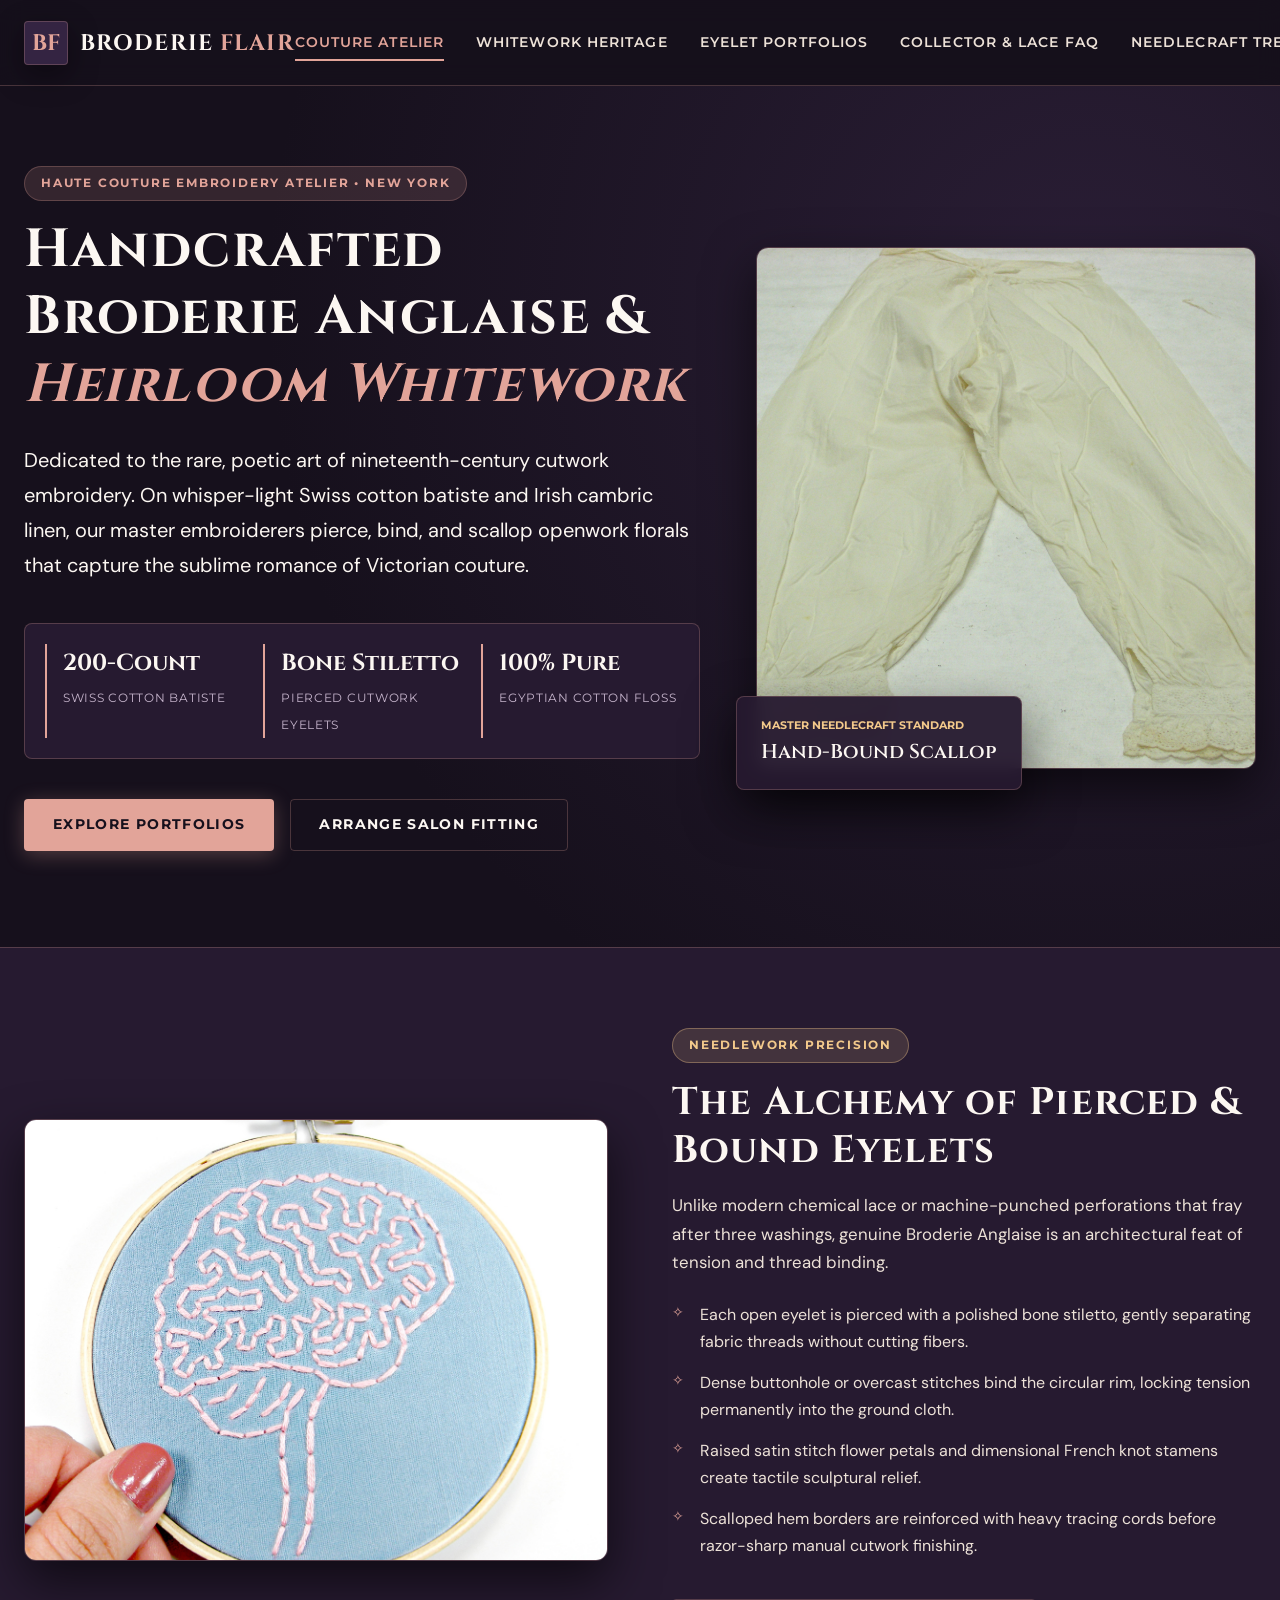
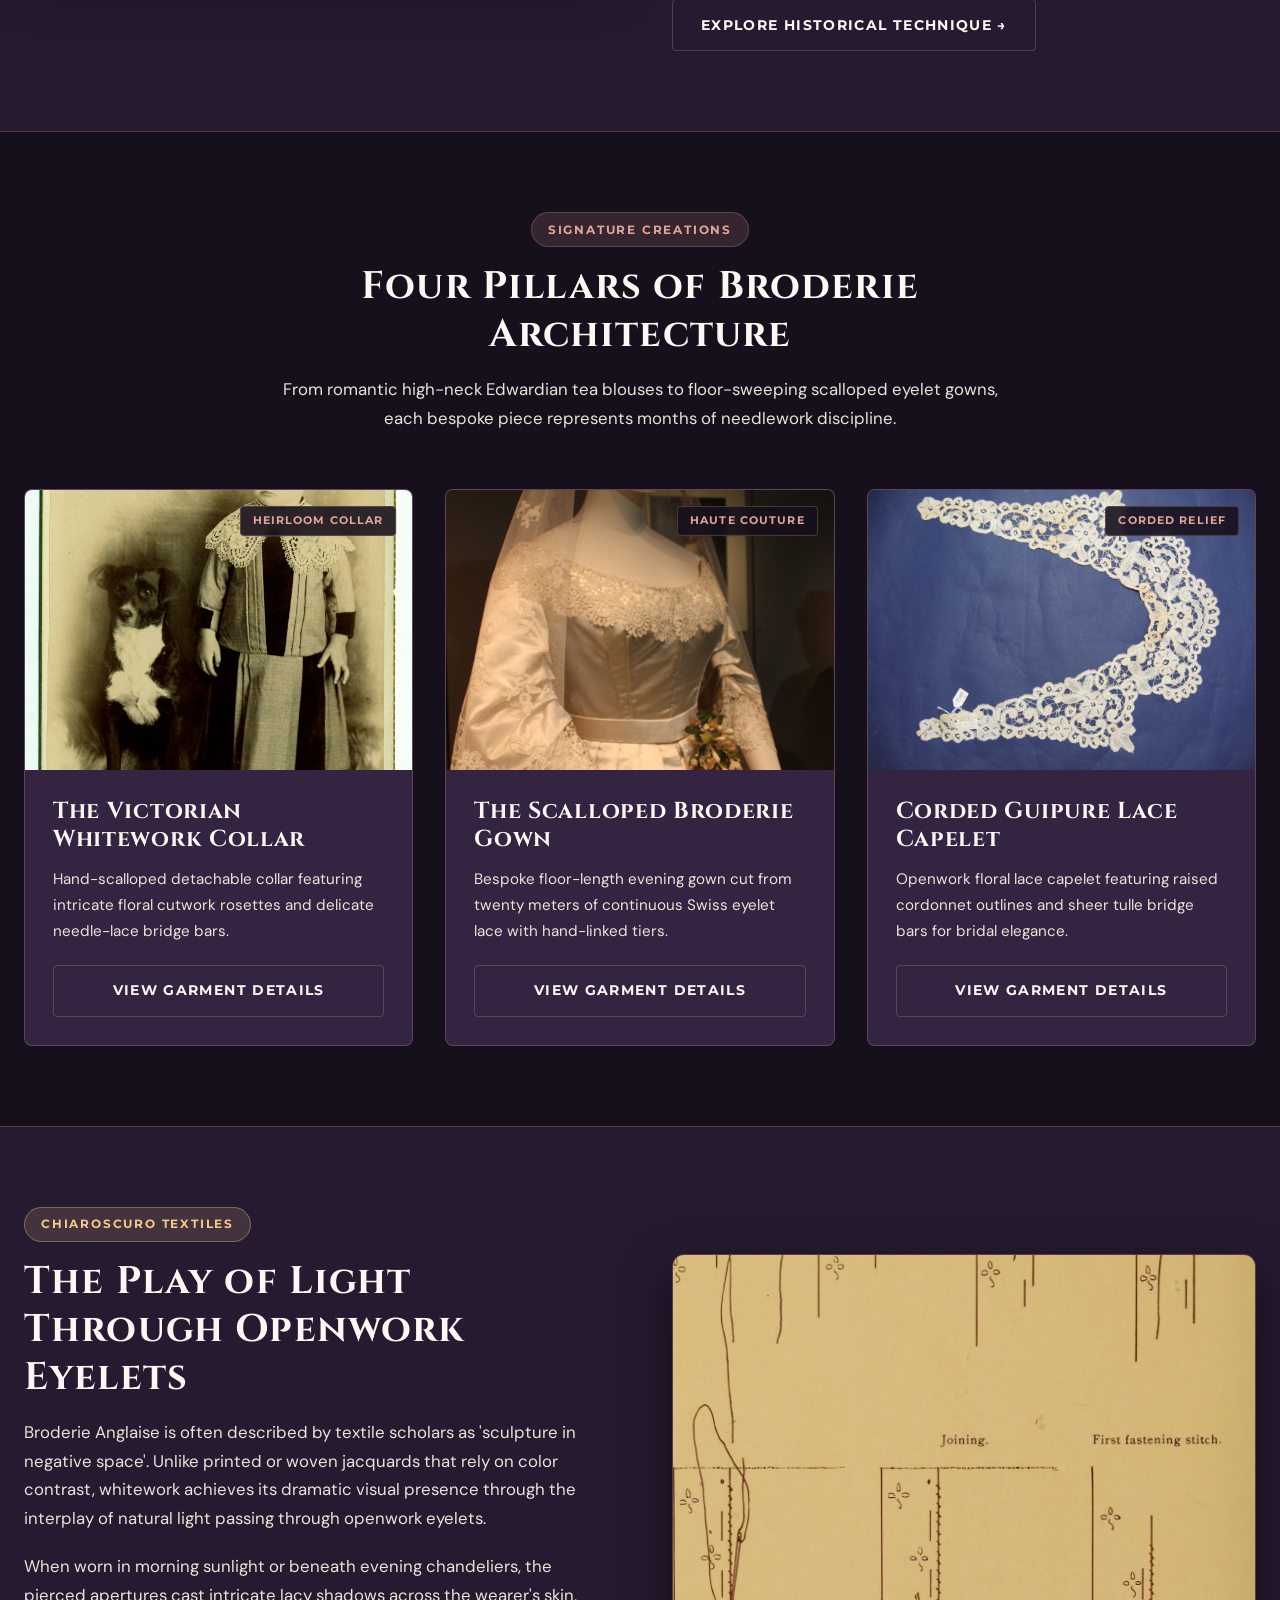
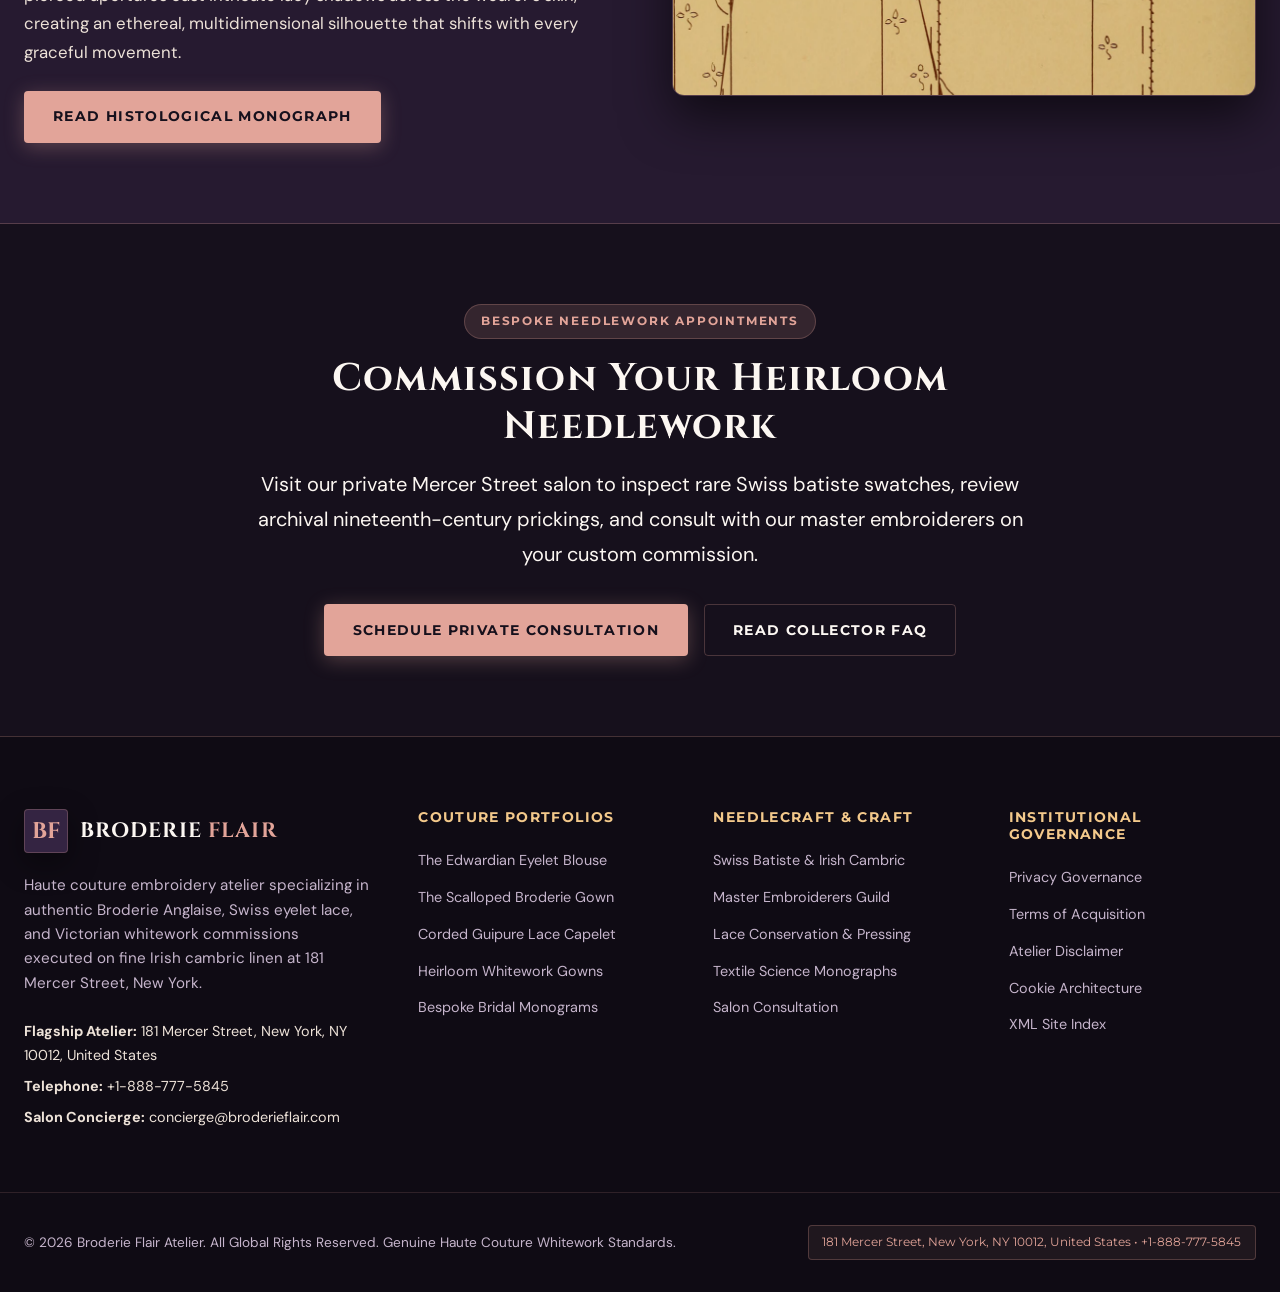
<file: index.html>
<!DOCTYPE html>
<html lang="en">
<head>
    <!-- Google tag (gtag.js) -->
    <script async src="https://www.googletagmanager.com/gtag/js?id=G-0LY0HY7L01"></script>
    <script>
      window.dataLayer = window.dataLayer || [];
      function gtag(){dataLayer.push(arguments);}
      gtag('js', new Date());
      gtag('config', 'G-0LY0HY7L01');
    </script>
    <meta charset="UTF-8">
    <meta name="viewport" content="width=device-width, initial-scale=1.0">
    <link rel="preconnect" href="https://fonts.googleapis.com">
    <link rel="preconnect" href="https://fonts.gstatic.com" crossorigin>
    <link href="https://fonts.googleapis.com/css2?family=Cinzel:wght@400;600;700;900&family=DM+Sans:ital,wght@0,300;0,400;0,500;0,700;1,400&family=Montserrat:wght@500;600;700&display=swap" rel="stylesheet">

    <title>Broderie Flair | Haute Couture Broderie Anglaise &amp; Swiss Eyelet Lace Atelier</title>
    <meta name="description" content="Discover hand-embroidered Broderie Anglaise blouses, heirloom whitework lace gowns, and St. Gallen eyelet needlecraft at Broderie Flair Atelier, 181 Mercer Street, New York.">
    <link rel="stylesheet" href="assets/css/style.css">
</head>
<body>
    <!-- Site Header -->
    <header class="site-header">
        <div class="container header-inner">
            <a href="index.html" class="brand-wrapper">
                <div class="brand-crest">BF</div>
                <div class="brand-title">BRODERIE <span>FLAIR</span></div>
            </a>
            <nav class="nav-menu" aria-label="Main Navigation">
                <a href="index.html" class="nav-link active">Couture Atelier</a>
                <a href="about.html" class="nav-link">Whitework Heritage</a>
                <a href="services.html" class="nav-link">Eyelet Portfolios</a>
                <a href="faq.html" class="nav-link">Collector &amp; Lace FAQ</a>
                <a href="blog.html" class="nav-link">Needlecraft Treatises</a>
            </nav>
            <div class="header-actions">
                <a href="contact.html" class="btn btn-primary">Commission Bespoke Lace</a>
                <button class="drawer-toggle" id="drawer-toggle" aria-label="Toggle Navigation Menu">&#9776;</button>
            </div>
        </div>
    </header>

    <!-- Mobile Drawer -->
    <div class="mobile-drawer" id="mobile-drawer" aria-label="Mobile Navigation Menu">
        <a href="index.html">Couture Atelier</a>
        <a href="about.html">Whitework Heritage</a>
        <a href="services.html">Eyelet Portfolios</a>
        <a href="faq.html">Collector &amp; Lace FAQ</a>
        <a href="blog.html">Needlecraft Treatises</a>
        <a href="contact.html" style="color: var(--color-rose); font-weight: 700; margin-top: 1rem;">Commission Bespoke Lace &rarr;</a>
    </div>


    <main class="main-content">
        <!-- Hero Section -->
        <section class="hero-outer">
            <div class="container">
                <div class="hero-grid">
                    <div class="hero-content">
                        <span class="category-badge">Haute Couture Embroidery Atelier &bull; New York</span>
                        <h1>Handcrafted Broderie Anglaise &amp; <span>Heirloom Whitework</span></h1>
                        <p class="lead">
                            Dedicated to the rare, poetic art of nineteenth-century cutwork embroidery. On whisper-light Swiss cotton batiste and Irish cambric linen, our master embroiderers pierce, bind, and scallop openwork florals that capture the sublime romance of Victorian couture.
                        </p>
                        <div class="hero-specs-strip">
                            <div class="spec-item">
                                <span class="spec-val">200-Count</span>
                                <span class="spec-lbl">Swiss Cotton Batiste</span>
                            </div>
                            <div class="spec-item">
                                <span class="spec-val">Bone Stiletto</span>
                                <span class="spec-lbl">Pierced Cutwork Eyelets</span>
                            </div>
                            <div class="spec-item">
                                <span class="spec-val">100% Pure</span>
                                <span class="spec-lbl">Egyptian Cotton Floss</span>
                            </div>
                        </div>
                        <div style="display: flex; gap: 1rem; flex-wrap: wrap;">
                            <a href="services.html" class="btn btn-primary">Explore Portfolios</a>
                            <a href="contact.html" class="btn btn-outline">Arrange Salon Fitting</a>
                        </div>
                    </div>
                    <div class="hero-visual">
                        <div class="hero-img-wrap">
                            <img src="assets/images/broderie-hero-white-eyelet-lace-fabric.jpg" alt="Masterpiece Broderie Anglaise eyelet lace fabric with floral cutout embroidery" class="hero-img">
                        </div>
                        <div class="hero-float-badge">
                            <div class="badge-label">Master Needlecraft Standard</div>
                            <div class="badge-val">Hand-Bound Scallop</div>
                        </div>
                    </div>
                </div>
            </div>
        </section>

        <!-- Whitework Craft Split -->
        <section class="section-py" style="background: var(--bg-secondary); border-top: 1px solid var(--border-subtle); border-bottom: 1px solid var(--border-subtle);">
            <div class="container">
                <div class="feature-split">
                    <div class="feature-img-wrap">
                        <img src="assets/images/broderie-hand-embroidery-hoop-needle.jpg" alt="Artisan embroiderer holding beechwood hoop and fine needle">
                    </div>
                    <div>
                        <span class="badge-gold">Needlework Precision</span>
                        <h2>The Alchemy of Pierced &amp; Bound Eyelets</h2>
                        <p>
                            Unlike modern chemical lace or machine-punched perforations that fray after three washings, genuine Broderie Anglaise is an architectural feat of tension and thread binding.
                        </p>
                        <ul class="feature-list">
                            <li>Each open eyelet is pierced with a polished bone stiletto, gently separating fabric threads without cutting fibers.</li>
                            <li>Dense buttonhole or overcast stitches bind the circular rim, locking tension permanently into the ground cloth.</li>
                            <li>Raised satin stitch flower petals and dimensional French knot stamens create tactile sculptural relief.</li>
                            <li>Scalloped hem borders are reinforced with heavy tracing cords before razor-sharp manual cutwork finishing.</li>
                        </ul>
                        <a href="about.html" class="btn btn-outline" style="margin-top: 0.5rem;">Explore Historical Technique &rarr;</a>
                    </div>
                </div>
            </div>
        </section>

        <!-- Flagship Collections Grid -->
        <section class="section-py">
            <div class="container">
                <div class="text-center" style="max-width: 750px; margin: 0 auto 3.5rem;">
                    <span class="category-badge">Signature Creations</span>
                    <h2>Four Pillars of Broderie Architecture</h2>
                    <p>
                        From romantic high-neck Edwardian tea blouses to floor-sweeping scalloped eyelet gowns, each bespoke piece represents months of needlework discipline.
                    </p>
                </div>
                <div class="card-grid-3">
                    <div class="broderie-card">
                        <div class="card-img-wrap">
                            <img src="assets/images/broderie-victorian-whitework-collar-detail.jpg" alt="Victorian whitework embroidered lace collar" class="card-img">
                            <span class="card-tag">Heirloom Collar</span>
                        </div>
                        <div class="card-body">
                            <h3>The Victorian Whitework Collar</h3>
                            <p>Hand-scalloped detachable collar featuring intricate floral cutwork rosettes and delicate needle-lace bridge bars.</p>
                            <a href="services.html#anglaise-blouse" class="btn btn-outline" style="width: 100%; text-align: center;">View Garment Details</a>
                        </div>
                    </div>

                    <div class="broderie-card">
                        <div class="card-img-wrap">
                            <img src="assets/images/broderie-couture-mannequin-lace-gown.jpg" alt="Haute couture lace gown draped on tailor mannequin" class="card-img">
                            <span class="card-tag">Haute Couture</span>
                        </div>
                        <div class="card-body">
                            <h3>The Scalloped Broderie Gown</h3>
                            <p>Bespoke floor-length evening gown cut from twenty meters of continuous Swiss eyelet lace with hand-linked tiers.</p>
                            <a href="services.html#scallop-gown" class="btn btn-outline" style="width: 100%; text-align: center;">View Garment Details</a>
                        </div>
                    </div>

                    <div class="broderie-card">
                        <div class="card-img-wrap">
                            <img src="assets/images/broderie-guipure-lace-motif-applique.jpg" alt="Dimensional floral guipure lace applique" class="card-img">
                            <span class="card-tag">Corded Relief</span>
                        </div>
                        <div class="card-body">
                            <h3>Corded Guipure Lace Capelet</h3>
                            <p>Openwork floral lace capelet featuring raised cordonnet outlines and sheer tulle bridge bars for bridal elegance.</p>
                            <a href="services.html#guipure-capelet" class="btn btn-outline" style="width: 100%; text-align: center;">View Garment Details</a>
                        </div>
                    </div>
                </div>
            </div>
        </section>

        <!-- Whitework Light & Shadow Split -->
        <section class="section-py" style="background: var(--bg-secondary); border-top: 1px solid var(--border-subtle); border-bottom: 1px solid var(--border-subtle);">
            <div class="container">
                <div class="feature-split reverse">
                    <div class="feature-img-wrap">
                        <img src="assets/images/broderie-scalloped-hemline-cutout-macro.jpg" alt="Macro detail of scalloped eyelet hemline border">
                    </div>
                    <div>
                        <span class="badge-gold">Chiaroscuro Textiles</span>
                        <h2>The Play of Light Through Openwork Eyelets</h2>
                        <p>
                            Broderie Anglaise is often described by textile scholars as 'sculpture in negative space'. Unlike printed or woven jacquards that rely on color contrast, whitework achieves its dramatic visual presence through the interplay of natural light passing through openwork eyelets.
                        </p>
                        <p>
                            When worn in morning sunlight or beneath evening chandeliers, the pierced apertures cast intricate lacy shadows across the wearer's skin, creating an ethereal, multidimensional silhouette that shifts with every graceful movement.
                        </p>
                        <div style="margin-top: 1.5rem;">
                            <a href="blog/blog-1.html" class="btn btn-primary">Read Histological Monograph</a>
                        </div>
                    </div>
                </div>
            </div>
        </section>

        <!-- Consultation Call to Action -->
        <section class="section-py text-center">
            <div class="container" style="max-width: 820px;">
                <span class="category-badge">Bespoke Needlework Appointments</span>
                <h2>Commission Your Heirloom Needlework</h2>
                <p class="lead">
                    Visit our private Mercer Street salon to inspect rare Swiss batiste swatches, review archival nineteenth-century prickings, and consult with our master embroiderers on your custom commission.
                </p>
                <div style="margin-top: 2rem; display: flex; gap: 1rem; justify-content: center; flex-wrap: wrap;">
                    <a href="contact.html" class="btn btn-primary">Schedule Private Consultation</a>
                    <a href="faq.html" class="btn btn-outline">Read Collector FAQ</a>
                </div>
            </div>
        </section>
    </main>

    <!-- Site Footer -->
    <footer class="site-footer">
        <div class="container footer-grid">
            <div class="footer-col brand-col">
                <div class="footer-logo">
                    <div class="brand-crest">BF</div>
                    <div class="brand-title" style="font-size: 1.3rem;">BRODERIE <span>FLAIR</span></div>
                </div>
                <p class="footer-bio">
                    Haute couture embroidery atelier specializing in authentic Broderie Anglaise, Swiss eyelet lace, and Victorian whitework commissions executed on fine Irish cambric linen at 181 Mercer Street, New York.
                </p>
                <div class="footer-contact-details">
                    <p><strong>Flagship Atelier:</strong> 181 Mercer Street, New York, NY 10012, United States</p>
                    <p><strong>Telephone:</strong> +1-888-777-5845</p>
                    <p><strong>Salon Concierge:</strong> concierge@broderieflair.com</p>
                </div>
            </div>

            <div class="footer-col">
                <h4 class="footer-heading">Couture Portfolios</h4>
                <ul class="footer-links">
                    <li><a href="services.html#anglaise-blouse">The Edwardian Eyelet Blouse</a></li>
                    <li><a href="services.html#scallop-gown">The Scalloped Broderie Gown</a></li>
                    <li><a href="services.html#guipure-capelet">Corded Guipure Lace Capelet</a></li>
                    <li><a href="services.html#heirloom-christening">Heirloom Whitework Gowns</a></li>
                    <li><a href="services.html#bespoke">Bespoke Bridal Monograms</a></li>
                </ul>
            </div>

            <div class="footer-col">
                <h4 class="footer-heading">Needlecraft &amp; Craft</h4>
                <ul class="footer-links">
                    <li><a href="about.html">Swiss Batiste &amp; Irish Cambric</a></li>
                    <li><a href="about.html#guild">Master Embroiderers Guild</a></li>
                    <li><a href="faq.html">Lace Conservation &amp; Pressing</a></li>
                    <li><a href="blog.html">Textile Science Monographs</a></li>
                    <li><a href="contact.html">Salon Consultation</a></li>
                </ul>
            </div>

            <div class="footer-col">
                <h4 class="footer-heading">Institutional Governance</h4>
                <ul class="footer-links">
                    <li><a href="privacy-policy.html">Privacy Governance</a></li>
                    <li><a href="terms-and-conditions.html">Terms of Acquisition</a></li>
                    <li><a href="disclaimer.html">Atelier Disclaimer</a></li>
                    <li><a href="cookie-policy.html">Cookie Architecture</a></li>
                    <li><a href="sitemap.xml">XML Site Index</a></li>
                </ul>
            </div>
        </div>

        <div class="footer-bottom">
            <div class="container footer-bottom-inner">
                <p>&copy; 2026 Broderie Flair Atelier. All Global Rights Reserved. Genuine Haute Couture Whitework Standards.</p>
                <div class="institutional-badge">
                    <span>181 Mercer Street, New York, NY 10012, United States</span> &bull; <span>+1-888-777-5845</span>
                </div>
            </div>
        </div>
    </footer>

    <script src="assets/js/main.js"></script>

</body>
</html>
</file>
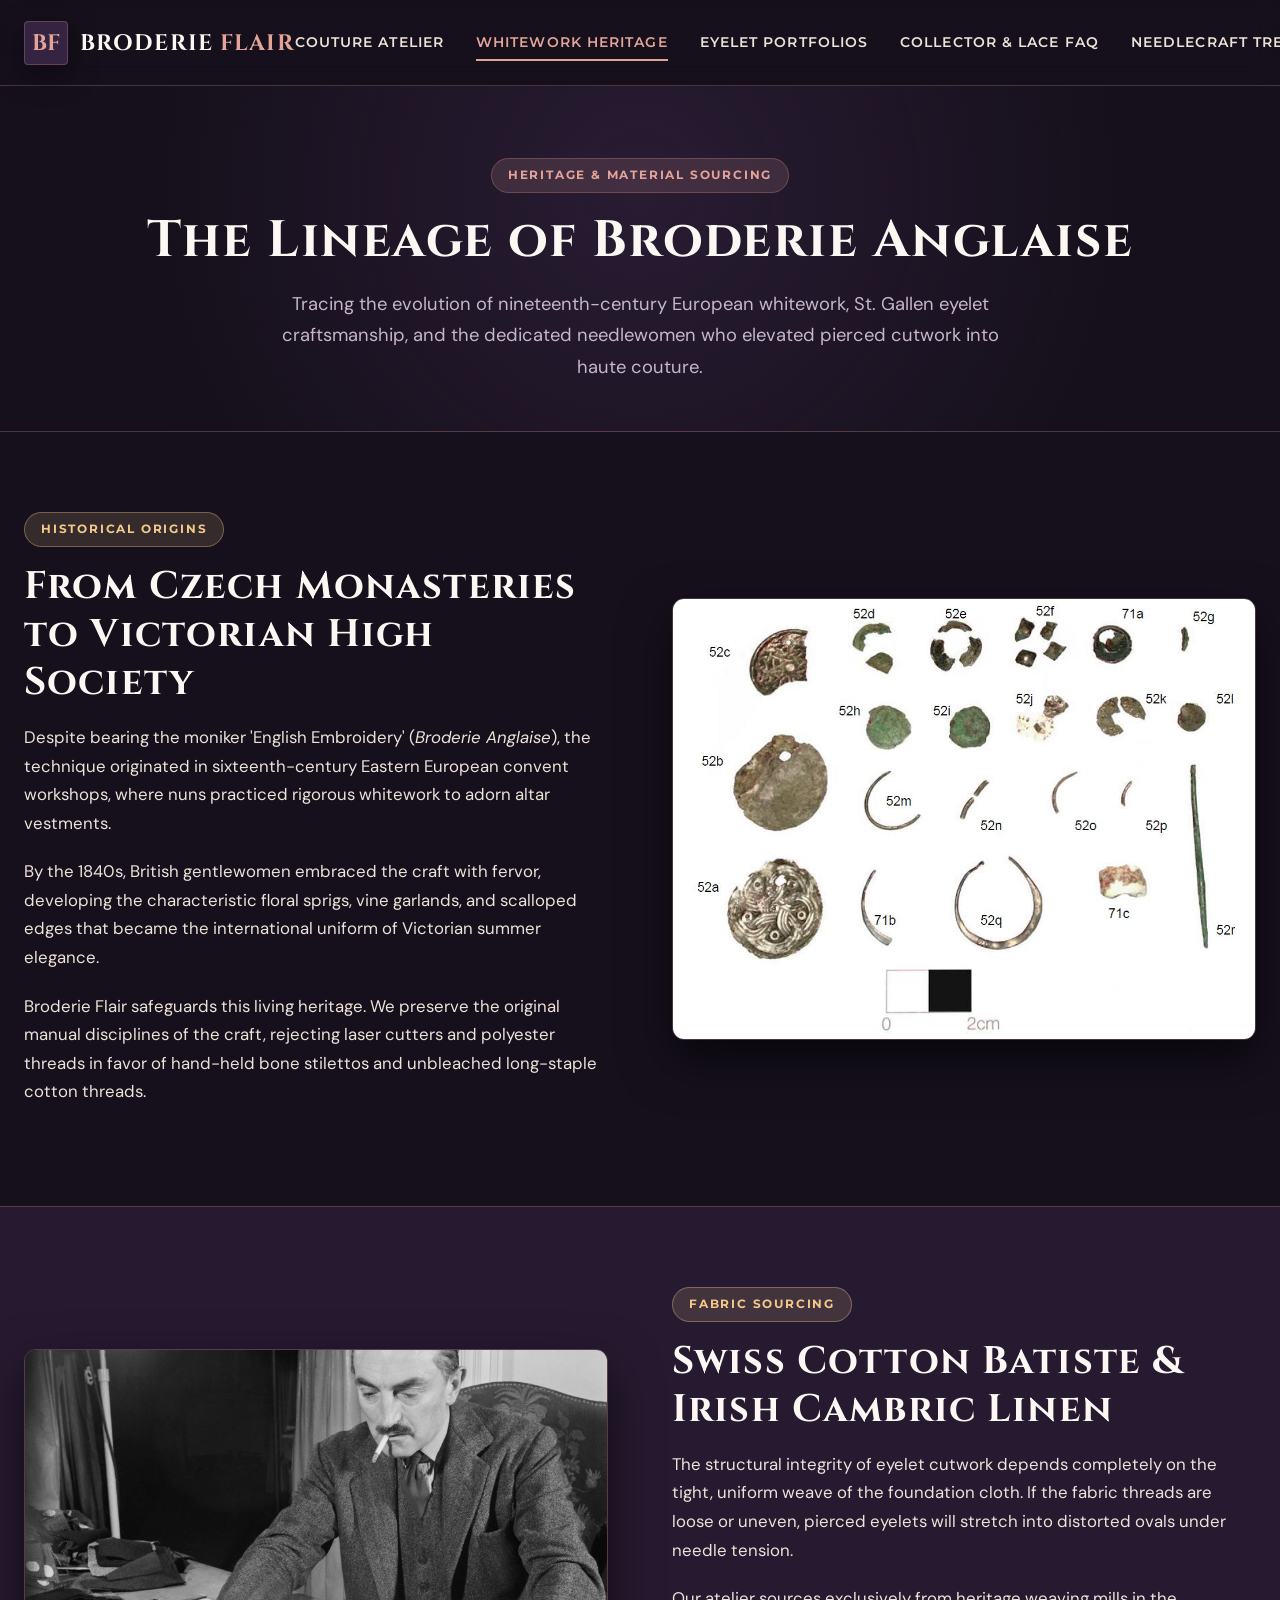
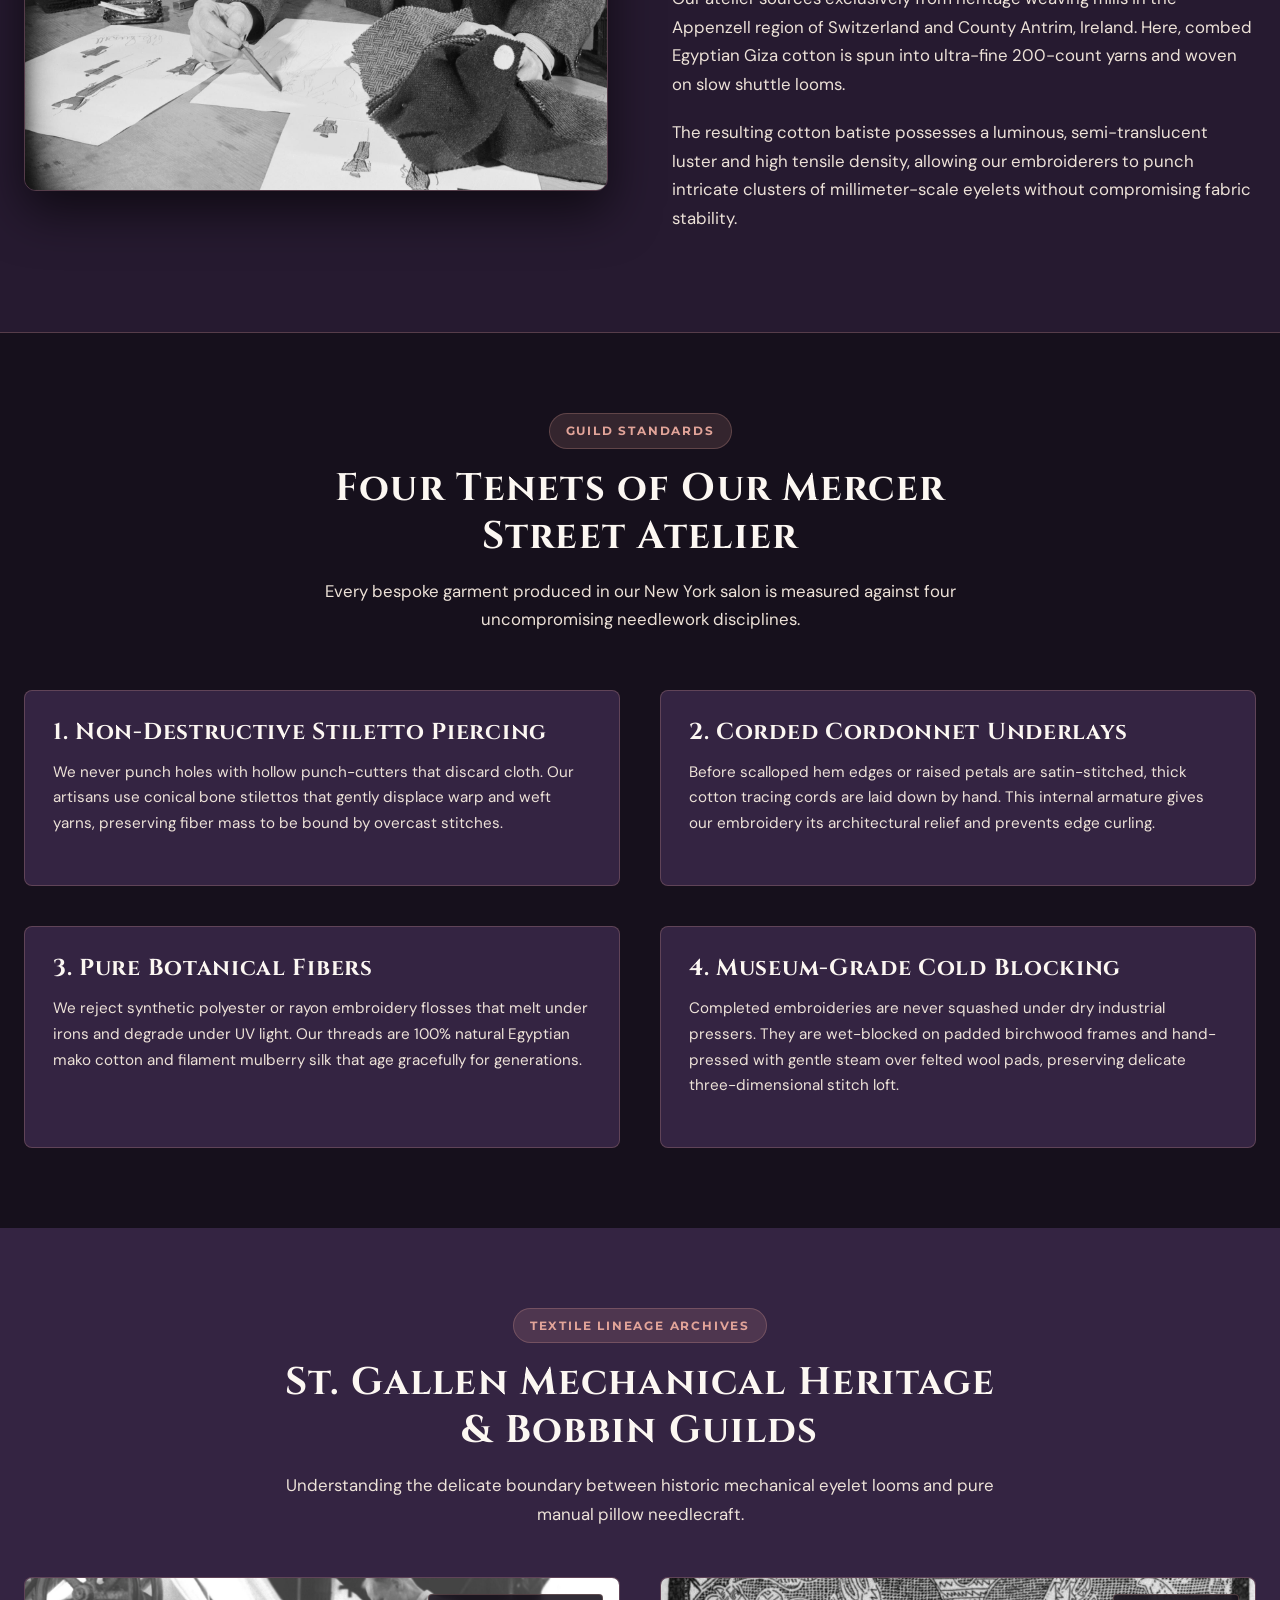
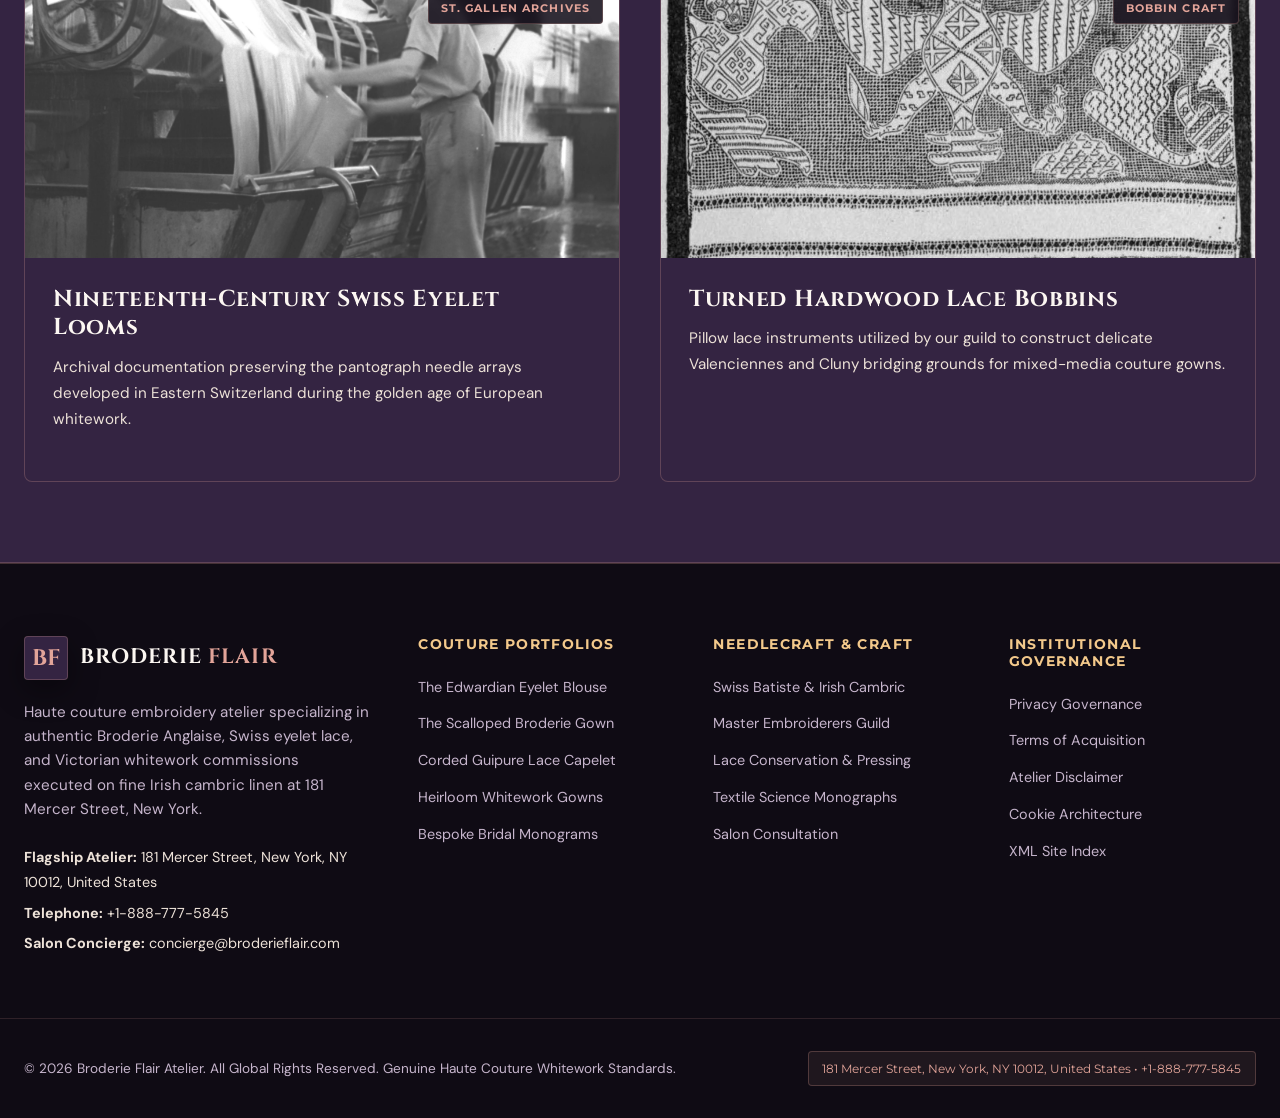
<file: about.html>
<!DOCTYPE html>
<html lang="en">
<head>
    <!-- Google tag (gtag.js) -->
    <script async src="https://www.googletagmanager.com/gtag/js?id=G-0LY0HY7L01"></script>
    <script>
      window.dataLayer = window.dataLayer || [];
      function gtag(){dataLayer.push(arguments);}
      gtag('js', new Date());
      gtag('config', 'G-0LY0HY7L01');
    </script>
    <meta charset="UTF-8">
    <meta name="viewport" content="width=device-width, initial-scale=1.0">
    <link rel="preconnect" href="https://fonts.googleapis.com">
    <link rel="preconnect" href="https://fonts.gstatic.com" crossorigin>
    <link href="https://fonts.googleapis.com/css2?family=Cinzel:wght@400;600;700;900&family=DM+Sans:ital,wght@0,300;0,400;0,500;0,700;1,400&family=Montserrat:wght@500;600;700&display=swap" rel="stylesheet">

    <title>Whitework Heritage &amp; Embroidery Philosophy | Broderie Flair</title>
    <meta name="description" content="Explore the historical lineage of Broderie Anglaise, St. Gallen eyelet traditions, Swiss cotton batiste sourcing, and needlecraft disciplines at Broderie Flair Atelier, New York.">
    <link rel="stylesheet" href="assets/css/style.css">
</head>
<body>
    <!-- Site Header -->
    <header class="site-header">
        <div class="container header-inner">
            <a href="index.html" class="brand-wrapper">
                <div class="brand-crest">BF</div>
                <div class="brand-title">BRODERIE <span>FLAIR</span></div>
            </a>
            <nav class="nav-menu" aria-label="Main Navigation">
                <a href="index.html" class="nav-link">Couture Atelier</a>
                <a href="about.html" class="nav-link active">Whitework Heritage</a>
                <a href="services.html" class="nav-link">Eyelet Portfolios</a>
                <a href="faq.html" class="nav-link">Collector &amp; Lace FAQ</a>
                <a href="blog.html" class="nav-link">Needlecraft Treatises</a>
            </nav>
            <div class="header-actions">
                <a href="contact.html" class="btn btn-primary">Commission Bespoke Lace</a>
                <button class="drawer-toggle" id="drawer-toggle" aria-label="Toggle Navigation Menu">&#9776;</button>
            </div>
        </div>
    </header>

    <!-- Mobile Drawer -->
    <div class="mobile-drawer" id="mobile-drawer" aria-label="Mobile Navigation Menu">
        <a href="index.html">Couture Atelier</a>
        <a href="about.html">Whitework Heritage</a>
        <a href="services.html">Eyelet Portfolios</a>
        <a href="faq.html">Collector &amp; Lace FAQ</a>
        <a href="blog.html">Needlecraft Treatises</a>
        <a href="contact.html" style="color: var(--color-rose); font-weight: 700; margin-top: 1rem;">Commission Bespoke Lace &rarr;</a>
    </div>


    <main class="main-content">
        <div class="page-masthead">
            <div class="container">
                <span class="category-badge">Heritage &amp; Material Sourcing</span>
                <h1 class="page-title">The Lineage of Broderie Anglaise</h1>
                <p class="page-subtitle">Tracing the evolution of nineteenth-century European whitework, St. Gallen eyelet craftsmanship, and the dedicated needlewomen who elevated pierced cutwork into haute couture.</p>
            </div>
        </div>

        <section class="section-py">
            <div class="container">
                <div class="feature-split">
                    <div>
                        <span class="badge-gold">Historical Origins</span>
                        <h2>From Czech Monasteries to Victorian High Society</h2>
                        <p>
                            Despite bearing the moniker 'English Embroidery' (<em>Broderie Anglaise</em>), the technique originated in sixteenth-century Eastern European convent workshops, where nuns practiced rigorous whitework to adorn altar vestments.
                        </p>
                        <p>
                            By the 1840s, British gentlewomen embraced the craft with fervor, developing the characteristic floral sprigs, vine garlands, and scalloped edges that became the international uniform of Victorian summer elegance.
                        </p>
                        <p>
                            Broderie Flair safeguards this living heritage. We preserve the original manual disciplines of the craft, rejecting laser cutters and polyester threads in favor of hand-held bone stilettos and unbleached long-staple cotton threads.
                        </p>
                    </div>
                    <div class="feature-img-wrap">
                        <img src="assets/images/broderie-fine-cambric-linen-bolt.jpg" alt="Bolt of fine white Irish cambric linen fabric">
                    </div>
                </div>
            </div>
        </section>

        <section class="section-py" style="background: var(--bg-secondary); border-top: 1px solid var(--border-subtle); border-bottom: 1px solid var(--border-subtle);">
            <div class="container">
                <div class="feature-split reverse">
                    <div>
                        <span class="badge-gold">Fabric Sourcing</span>
                        <h2>Swiss Cotton Batiste &amp; Irish Cambric Linen</h2>
                        <p>
                            The structural integrity of eyelet cutwork depends completely on the tight, uniform weave of the foundation cloth. If the fabric threads are loose or uneven, pierced eyelets will stretch into distorted ovals under needle tension.
                        </p>
                        <p>
                            Our atelier sources exclusively from heritage weaving mills in the Appenzell region of Switzerland and County Antrim, Ireland. Here, combed Egyptian Giza cotton is spun into ultra-fine 200-count yarns and woven on slow shuttle looms.
                        </p>
                        <p>
                            The resulting cotton batiste possesses a luminous, semi-translucent luster and high tensile density, allowing our embroiderers to punch intricate clusters of millimeter-scale eyelets without compromising fabric stability.
                        </p>
                    </div>
                    <div class="feature-img-wrap">
                        <img src="assets/images/broderie-parisian-atelier-worktable.jpg" alt="Parisian embroidery atelier worktable with pattern drafts and swatches">
                    </div>
                </div>
            </div>
        </section>

        <section class="section-py" id="guild">
            <div class="container">
                <div class="text-center" style="max-width: 750px; margin: 0 auto 3.5rem;">
                    <span class="category-badge">Guild Standards</span>
                    <h2>Four Tenets of Our Mercer Street Atelier</h2>
                    <p>Every bespoke garment produced in our New York salon is measured against four uncompromising needlework disciplines.</p>
                </div>
                <div class="card-grid-2">
                    <div class="broderie-card">
                        <div class="card-body">
                            <h3>1. Non-Destructive Stiletto Piercing</h3>
                            <p>We never punch holes with hollow punch-cutters that discard cloth. Our artisans use conical bone stilettos that gently displace warp and weft yarns, preserving fiber mass to be bound by overcast stitches.</p>
                        </div>
                    </div>
                    <div class="broderie-card">
                        <div class="card-body">
                            <h3>2. Corded Cordonnet Underlays</h3>
                            <p>Before scalloped hem edges or raised petals are satin-stitched, thick cotton tracing cords are laid down by hand. This internal armature gives our embroidery its architectural relief and prevents edge curling.</p>
                        </div>
                    </div>
                    <div class="broderie-card">
                        <div class="card-body">
                            <h3>3. Pure Botanical Fibers</h3>
                            <p>We reject synthetic polyester or rayon embroidery flosses that melt under irons and degrade under UV light. Our threads are 100% natural Egyptian mako cotton and filament mulberry silk that age gracefully for generations.</p>
                        </div>
                    </div>
                    <div class="broderie-card">
                        <div class="card-body">
                            <h3>4. Museum-Grade Cold Blocking</h3>
                            <p>Completed embroideries are never squashed under dry industrial pressers. They are wet-blocked on padded birchwood frames and hand-pressed with gentle steam over felted wool pads, preserving delicate three-dimensional stitch loft.</p>
                        </div>
                    </div>
                </div>
            </div>
        </section>
    
        <!-- Historic Mill & Bobbin Lace Heritage Showcase -->
        <section class="section-py" style="background: var(--bg-card); border-bottom: 1px solid var(--border-subtle);">
            <div class="container">
                <div class="text-center" style="max-width: 750px; margin: 0 auto 3rem;">
                    <span class="category-badge">Textile Lineage Archives</span>
                    <h2>St. Gallen Mechanical Heritage &amp; Bobbin Guilds</h2>
                    <p>Understanding the delicate boundary between historic mechanical eyelet looms and pure manual pillow needlecraft.</p>
                </div>
                <div class="card-grid-2">
                    <div class="broderie-card">
                        <div class="card-img-wrap">
                            <img src="assets/images/broderie-swiss-st-gallen-embroidery-mill.jpg" alt="Historic Swiss embroidery mill machinery" class="card-img">
                            <span class="card-tag">St. Gallen Archives</span>
                        </div>
                        <div class="card-body">
                            <h3>Nineteenth-Century Swiss Eyelet Looms</h3>
                            <p>Archival documentation preserving the pantograph needle arrays developed in Eastern Switzerland during the golden age of European whitework.</p>
                        </div>
                    </div>
                    <div class="broderie-card">
                        <div class="card-img-wrap">
                            <img src="assets/images/broderie-bobbin-lace-wooden-bobbins.jpg" alt="Hand-turned wooden lace bobbins and woven pillow ground" class="card-img">
                            <span class="card-tag">Bobbin Craft</span>
                        </div>
                        <div class="card-body">
                            <h3>Turned Hardwood Lace Bobbins</h3>
                            <p>Pillow lace instruments utilized by our guild to construct delicate Valenciennes and Cluny bridging grounds for mixed-media couture gowns.</p>
                        </div>
                    </div>
                </div>
            </div>
        </section>

    </main>

    <!-- Site Footer -->
    <footer class="site-footer">
        <div class="container footer-grid">
            <div class="footer-col brand-col">
                <div class="footer-logo">
                    <div class="brand-crest">BF</div>
                    <div class="brand-title" style="font-size: 1.3rem;">BRODERIE <span>FLAIR</span></div>
                </div>
                <p class="footer-bio">
                    Haute couture embroidery atelier specializing in authentic Broderie Anglaise, Swiss eyelet lace, and Victorian whitework commissions executed on fine Irish cambric linen at 181 Mercer Street, New York.
                </p>
                <div class="footer-contact-details">
                    <p><strong>Flagship Atelier:</strong> 181 Mercer Street, New York, NY 10012, United States</p>
                    <p><strong>Telephone:</strong> +1-888-777-5845</p>
                    <p><strong>Salon Concierge:</strong> concierge@broderieflair.com</p>
                </div>
            </div>

            <div class="footer-col">
                <h4 class="footer-heading">Couture Portfolios</h4>
                <ul class="footer-links">
                    <li><a href="services.html#anglaise-blouse">The Edwardian Eyelet Blouse</a></li>
                    <li><a href="services.html#scallop-gown">The Scalloped Broderie Gown</a></li>
                    <li><a href="services.html#guipure-capelet">Corded Guipure Lace Capelet</a></li>
                    <li><a href="services.html#heirloom-christening">Heirloom Whitework Gowns</a></li>
                    <li><a href="services.html#bespoke">Bespoke Bridal Monograms</a></li>
                </ul>
            </div>

            <div class="footer-col">
                <h4 class="footer-heading">Needlecraft &amp; Craft</h4>
                <ul class="footer-links">
                    <li><a href="about.html">Swiss Batiste &amp; Irish Cambric</a></li>
                    <li><a href="about.html#guild">Master Embroiderers Guild</a></li>
                    <li><a href="faq.html">Lace Conservation &amp; Pressing</a></li>
                    <li><a href="blog.html">Textile Science Monographs</a></li>
                    <li><a href="contact.html">Salon Consultation</a></li>
                </ul>
            </div>

            <div class="footer-col">
                <h4 class="footer-heading">Institutional Governance</h4>
                <ul class="footer-links">
                    <li><a href="privacy-policy.html">Privacy Governance</a></li>
                    <li><a href="terms-and-conditions.html">Terms of Acquisition</a></li>
                    <li><a href="disclaimer.html">Atelier Disclaimer</a></li>
                    <li><a href="cookie-policy.html">Cookie Architecture</a></li>
                    <li><a href="sitemap.xml">XML Site Index</a></li>
                </ul>
            </div>
        </div>

        <div class="footer-bottom">
            <div class="container footer-bottom-inner">
                <p>&copy; 2026 Broderie Flair Atelier. All Global Rights Reserved. Genuine Haute Couture Whitework Standards.</p>
                <div class="institutional-badge">
                    <span>181 Mercer Street, New York, NY 10012, United States</span> &bull; <span>+1-888-777-5845</span>
                </div>
            </div>
        </div>
    </footer>

    <script src="assets/js/main.js"></script>

</body>
</html>
</file>
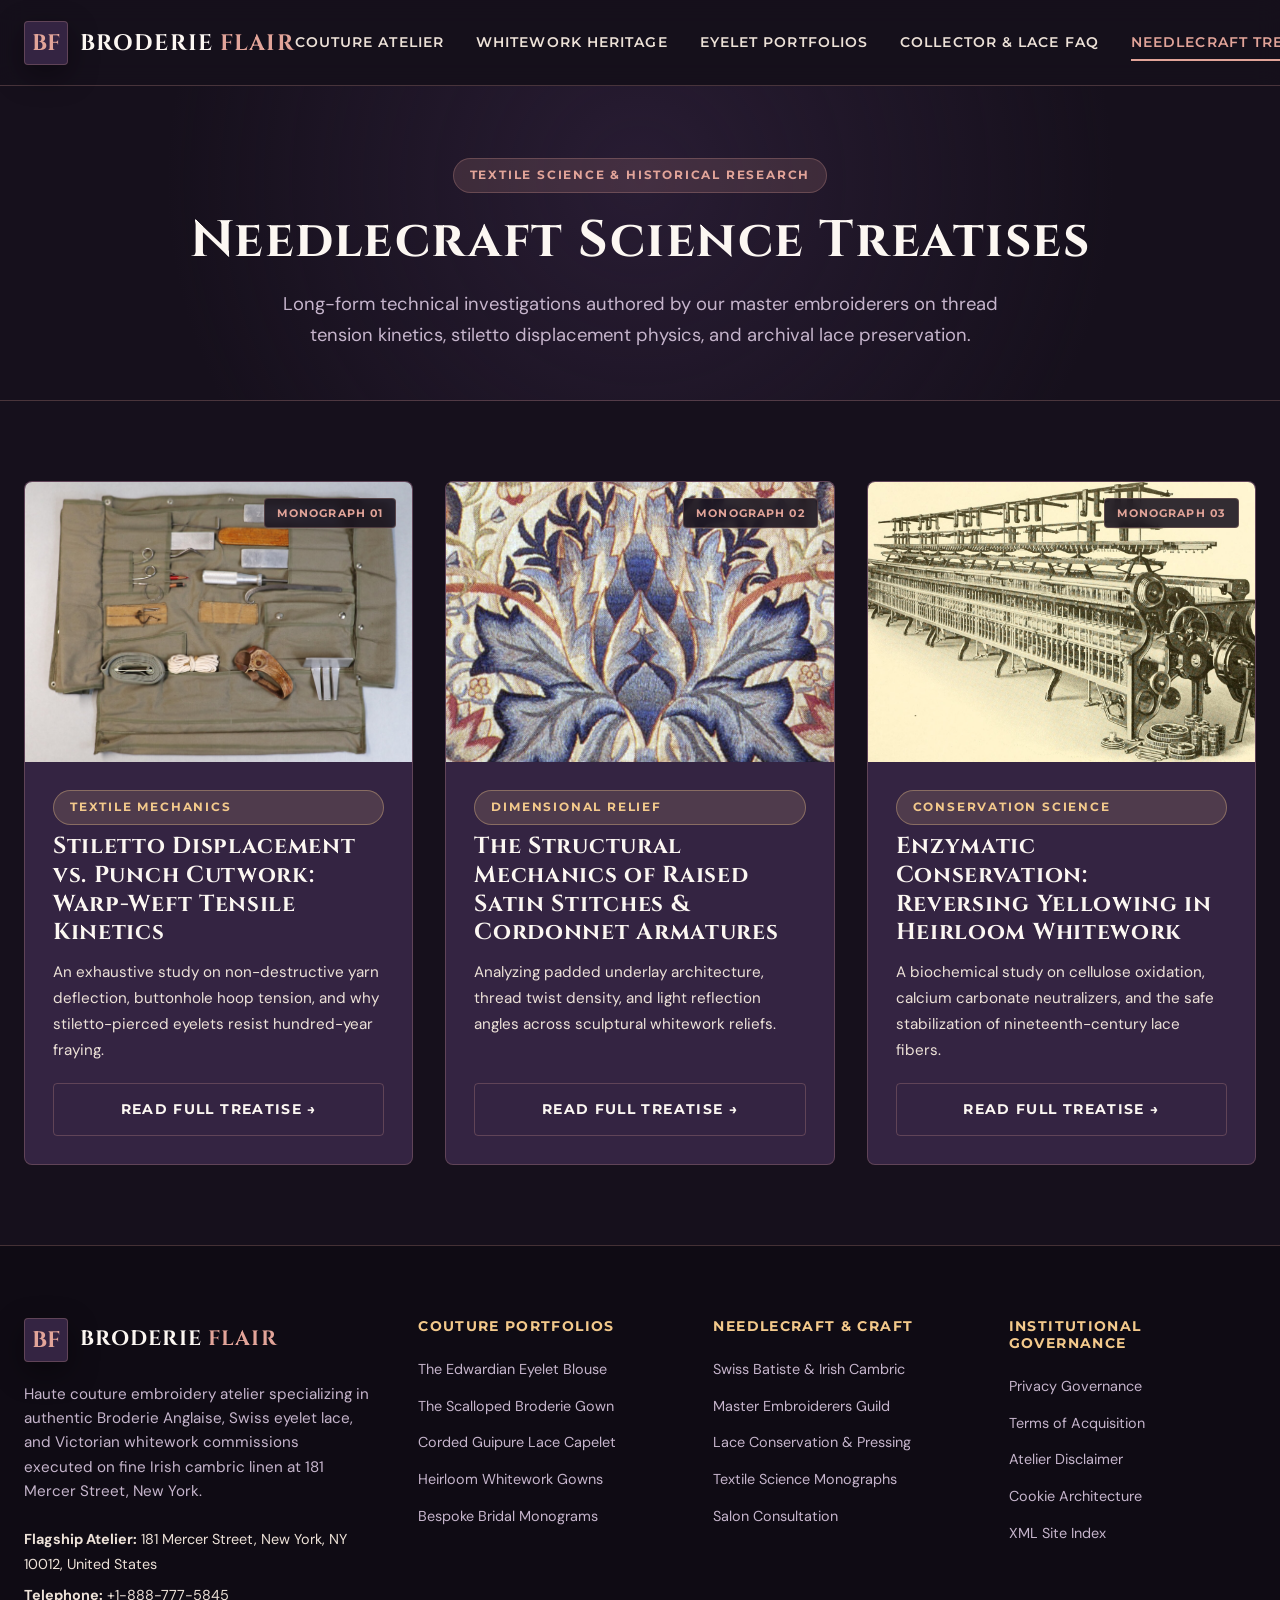
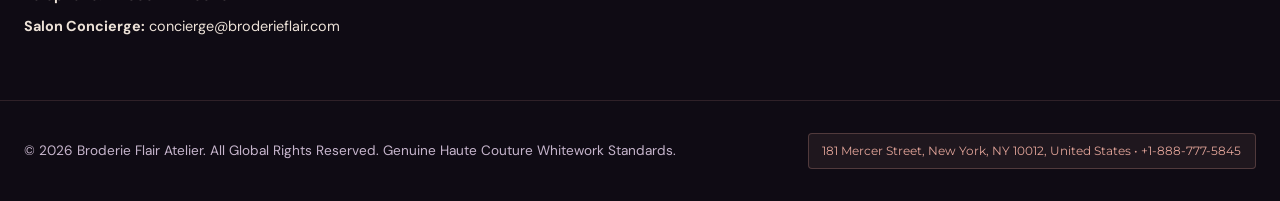
<file: blog.html>
<!DOCTYPE html>
<html lang="en">
<head>
    <!-- Google tag (gtag.js) -->
    <script async src="https://www.googletagmanager.com/gtag/js?id=G-0LY0HY7L01"></script>
    <script>
      window.dataLayer = window.dataLayer || [];
      function gtag(){dataLayer.push(arguments);}
      gtag('js', new Date());
      gtag('config', 'G-0LY0HY7L01');
    </script>
    <meta charset="UTF-8">
    <meta name="viewport" content="width=device-width, initial-scale=1.0">
    <link rel="preconnect" href="https://fonts.googleapis.com">
    <link rel="preconnect" href="https://fonts.gstatic.com" crossorigin>
    <link href="https://fonts.googleapis.com/css2?family=Cinzel:wght@400;600;700;900&family=DM+Sans:ital,wght@0,300;0,400;0,500;0,700;1,400&family=Montserrat:wght@500;600;700&display=swap" rel="stylesheet">

    <title>Needlecraft Science Treatises &amp; Monograph Index | Broderie Flair</title>
    <meta name="description" content="Explore peer-reviewed monographs on cutwork tensile mechanics, St. Gallen embroidery kinematics, and archival whitework conservation at 181 Mercer Street.">
    <link rel="stylesheet" href="assets/css/style.css">
</head>
<body>
    <!-- Site Header -->
    <header class="site-header">
        <div class="container header-inner">
            <a href="index.html" class="brand-wrapper">
                <div class="brand-crest">BF</div>
                <div class="brand-title">BRODERIE <span>FLAIR</span></div>
            </a>
            <nav class="nav-menu" aria-label="Main Navigation">
                <a href="index.html" class="nav-link">Couture Atelier</a>
                <a href="about.html" class="nav-link">Whitework Heritage</a>
                <a href="services.html" class="nav-link">Eyelet Portfolios</a>
                <a href="faq.html" class="nav-link">Collector &amp; Lace FAQ</a>
                <a href="blog.html" class="nav-link active">Needlecraft Treatises</a>
            </nav>
            <div class="header-actions">
                <a href="contact.html" class="btn btn-primary">Commission Bespoke Lace</a>
                <button class="drawer-toggle" id="drawer-toggle" aria-label="Toggle Navigation Menu">&#9776;</button>
            </div>
        </div>
    </header>

    <!-- Mobile Drawer -->
    <div class="mobile-drawer" id="mobile-drawer" aria-label="Mobile Navigation Menu">
        <a href="index.html">Couture Atelier</a>
        <a href="about.html">Whitework Heritage</a>
        <a href="services.html">Eyelet Portfolios</a>
        <a href="faq.html">Collector &amp; Lace FAQ</a>
        <a href="blog.html">Needlecraft Treatises</a>
        <a href="contact.html" style="color: var(--color-rose); font-weight: 700; margin-top: 1rem;">Commission Bespoke Lace &rarr;</a>
    </div>


    <main class="main-content">
        <div class="page-masthead">
            <div class="container">
                <span class="category-badge">Textile Science &amp; Historical Research</span>
                <h1 class="page-title">Needlecraft Science Treatises</h1>
                <p class="page-subtitle">Long-form technical investigations authored by our master embroiderers on thread tension kinetics, stiletto displacement physics, and archival lace preservation.</p>
            </div>
        </div>

        <section class="section-py">
            <div class="container">
                <div class="card-grid-3">
                    <div class="broderie-card">
                        <div class="card-img-wrap">
                            <img src="assets/images/broderie-stiletto-eyelet-punching-tool.jpg" alt="Bone stiletto punching openwork eyelet in linen" class="card-img">
                            <span class="card-tag">Monograph 01</span>
                        </div>
                        <div class="card-body">
                            <span class="badge-gold" style="margin-bottom: 0.5rem;">Textile Mechanics</span>
                            <h3>Stiletto Displacement vs. Punch Cutwork: Warp-Weft Tensile Kinetics</h3>
                            <p>An exhaustive study on non-destructive yarn deflection, buttonhole hoop tension, and why stiletto-pierced eyelets resist hundred-year fraying.</p>
                            <a href="blog/blog-1.html" class="btn btn-outline" style="width: 100%; text-align: center;">Read Full Treatise &rarr;</a>
                        </div>
                    </div>

                    <div class="broderie-card">
                        <div class="card-img-wrap">
                            <img src="assets/images/broderie-french-knot-seed-stitch-macro.jpg" alt="Microscopic macro detail of French knots and satin stitches" class="card-img">
                            <span class="card-tag">Monograph 02</span>
                        </div>
                        <div class="card-body">
                            <span class="badge-gold" style="margin-bottom: 0.5rem;">Dimensional Relief</span>
                            <h3>The Structural Mechanics of Raised Satin Stitches &amp; Cordonnet Armatures</h3>
                            <p>Analyzing padded underlay architecture, thread twist density, and light reflection angles across sculptural whitework reliefs.</p>
                            <a href="blog/blog-2.html" class="btn btn-outline" style="width: 100%; text-align: center;">Read Full Treatise &rarr;</a>
                        </div>
                    </div>

                    <div class="broderie-card">
                        <div class="card-img-wrap">
                            <img src="assets/images/broderie-magnifying-glass-fiber-inspection.jpg" alt="Magnifying glass examining lace threads under loupe" class="card-img">
                            <span class="card-tag">Monograph 03</span>
                        </div>
                        <div class="card-body">
                            <span class="badge-gold" style="margin-bottom: 0.5rem;">Conservation Science</span>
                            <h3>Enzymatic Conservation: Reversing Yellowing in Heirloom Whitework</h3>
                            <p>A biochemical study on cellulose oxidation, calcium carbonate neutralizers, and the safe stabilization of nineteenth-century lace fibers.</p>
                            <a href="blog/blog-3.html" class="btn btn-outline" style="width: 100%; text-align: center;">Read Full Treatise &rarr;</a>
                        </div>
                    </div>
                </div>
            </div>
        </section>
    </main>

    <!-- Site Footer -->
    <footer class="site-footer">
        <div class="container footer-grid">
            <div class="footer-col brand-col">
                <div class="footer-logo">
                    <div class="brand-crest">BF</div>
                    <div class="brand-title" style="font-size: 1.3rem;">BRODERIE <span>FLAIR</span></div>
                </div>
                <p class="footer-bio">
                    Haute couture embroidery atelier specializing in authentic Broderie Anglaise, Swiss eyelet lace, and Victorian whitework commissions executed on fine Irish cambric linen at 181 Mercer Street, New York.
                </p>
                <div class="footer-contact-details">
                    <p><strong>Flagship Atelier:</strong> 181 Mercer Street, New York, NY 10012, United States</p>
                    <p><strong>Telephone:</strong> +1-888-777-5845</p>
                    <p><strong>Salon Concierge:</strong> concierge@broderieflair.com</p>
                </div>
            </div>

            <div class="footer-col">
                <h4 class="footer-heading">Couture Portfolios</h4>
                <ul class="footer-links">
                    <li><a href="services.html#anglaise-blouse">The Edwardian Eyelet Blouse</a></li>
                    <li><a href="services.html#scallop-gown">The Scalloped Broderie Gown</a></li>
                    <li><a href="services.html#guipure-capelet">Corded Guipure Lace Capelet</a></li>
                    <li><a href="services.html#heirloom-christening">Heirloom Whitework Gowns</a></li>
                    <li><a href="services.html#bespoke">Bespoke Bridal Monograms</a></li>
                </ul>
            </div>

            <div class="footer-col">
                <h4 class="footer-heading">Needlecraft &amp; Craft</h4>
                <ul class="footer-links">
                    <li><a href="about.html">Swiss Batiste &amp; Irish Cambric</a></li>
                    <li><a href="about.html#guild">Master Embroiderers Guild</a></li>
                    <li><a href="faq.html">Lace Conservation &amp; Pressing</a></li>
                    <li><a href="blog.html">Textile Science Monographs</a></li>
                    <li><a href="contact.html">Salon Consultation</a></li>
                </ul>
            </div>

            <div class="footer-col">
                <h4 class="footer-heading">Institutional Governance</h4>
                <ul class="footer-links">
                    <li><a href="privacy-policy.html">Privacy Governance</a></li>
                    <li><a href="terms-and-conditions.html">Terms of Acquisition</a></li>
                    <li><a href="disclaimer.html">Atelier Disclaimer</a></li>
                    <li><a href="cookie-policy.html">Cookie Architecture</a></li>
                    <li><a href="sitemap.xml">XML Site Index</a></li>
                </ul>
            </div>
        </div>

        <div class="footer-bottom">
            <div class="container footer-bottom-inner">
                <p>&copy; 2026 Broderie Flair Atelier. All Global Rights Reserved. Genuine Haute Couture Whitework Standards.</p>
                <div class="institutional-badge">
                    <span>181 Mercer Street, New York, NY 10012, United States</span> &bull; <span>+1-888-777-5845</span>
                </div>
            </div>
        </div>
    </footer>

    <script src="assets/js/main.js"></script>

</body>
</html>
</file>
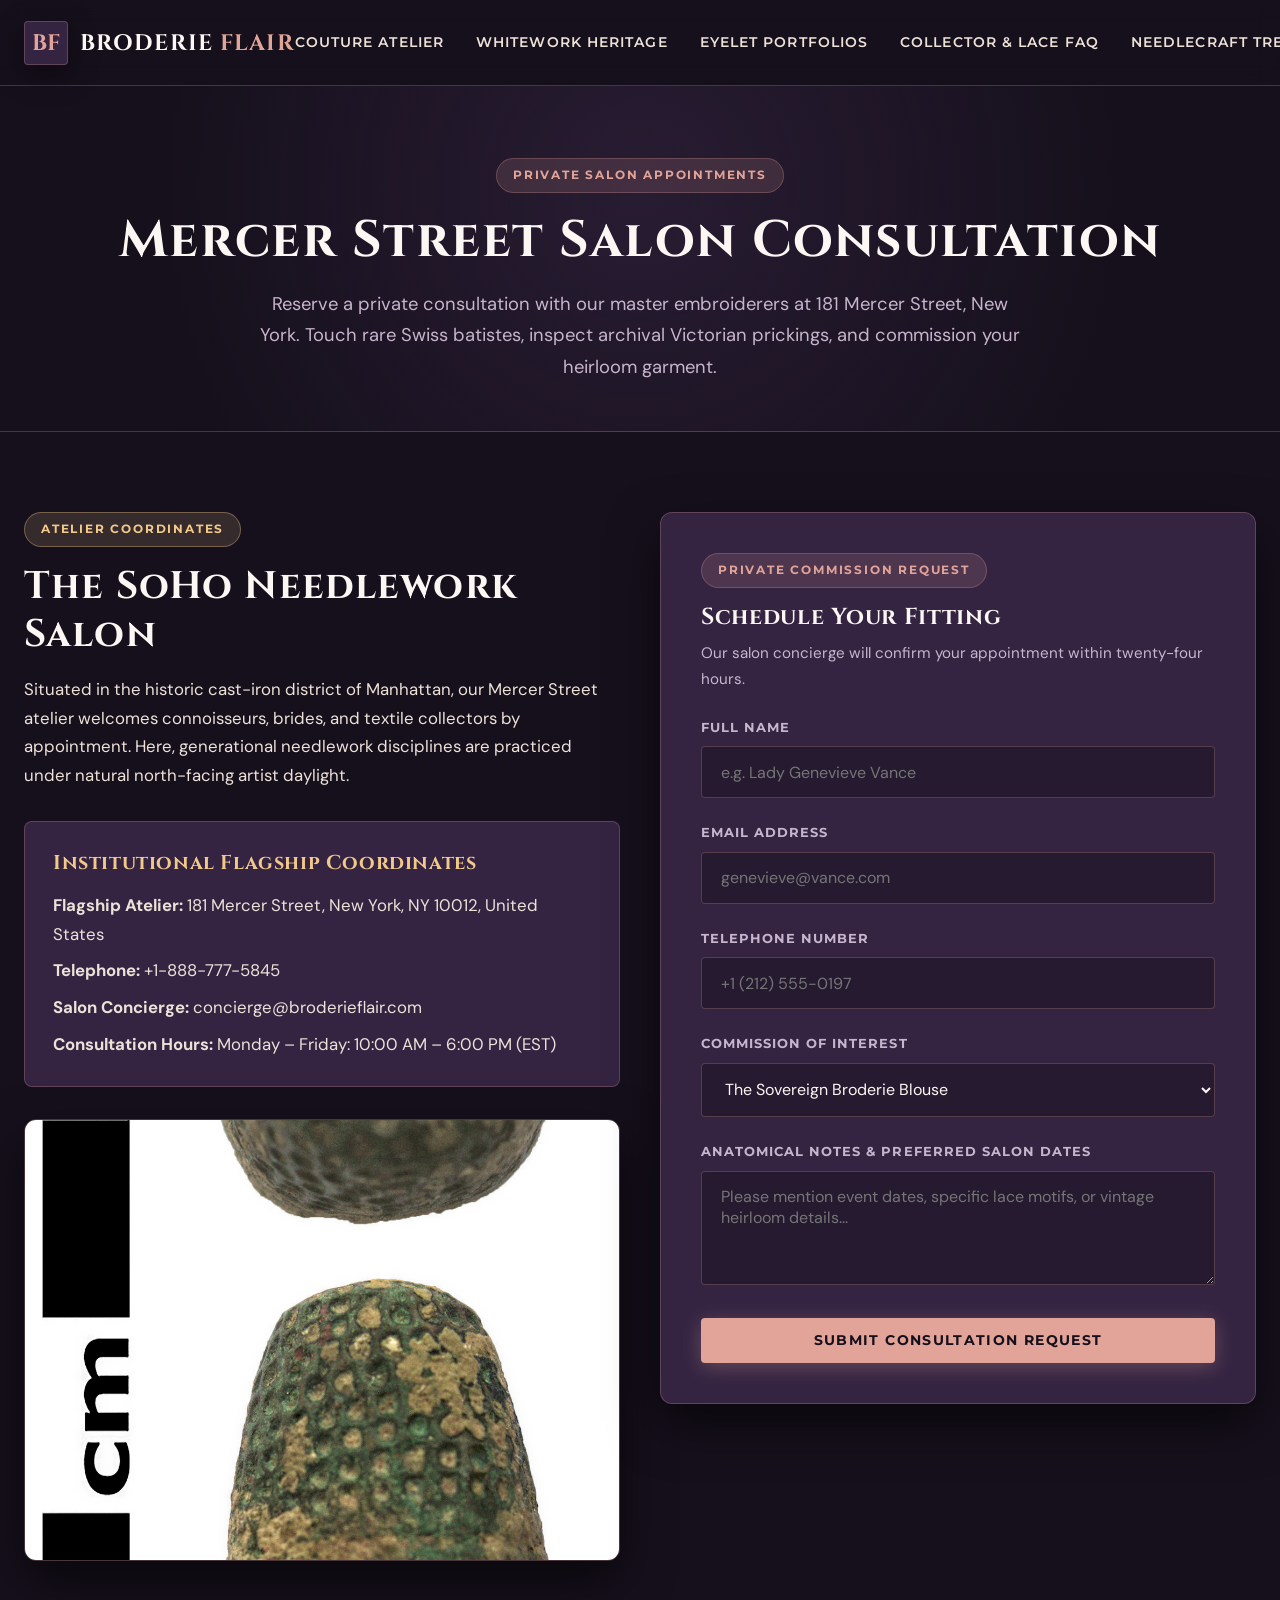
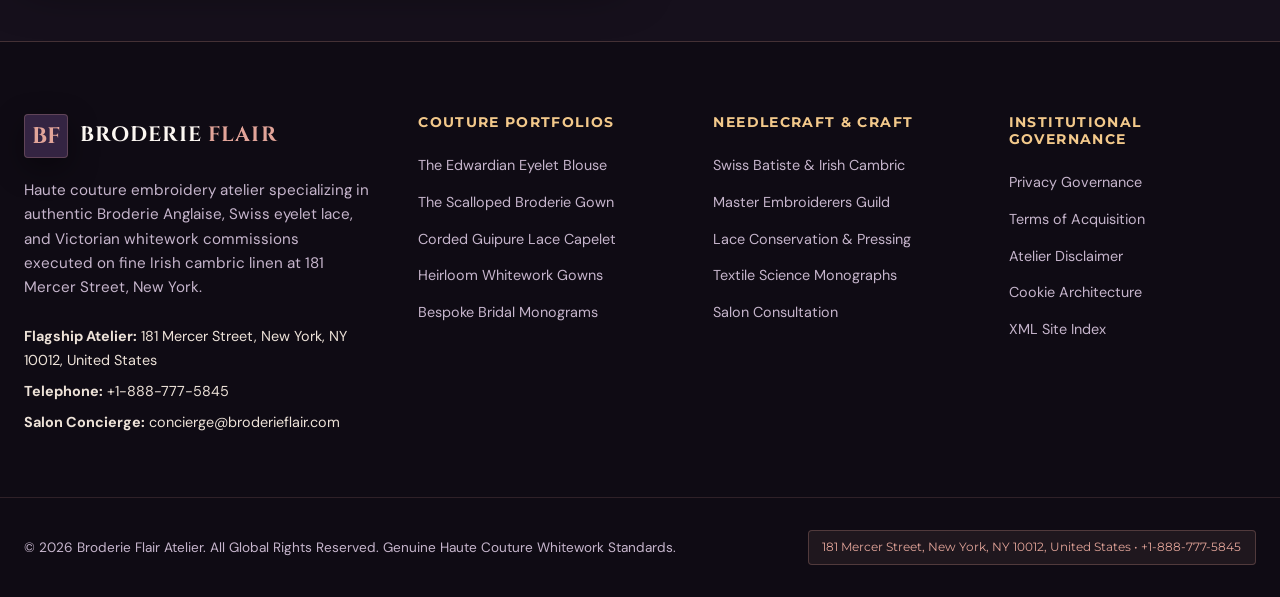
<file: contact.html>
<!DOCTYPE html>
<html lang="en">
<head>
    <!-- Google tag (gtag.js) -->
    <script async src="https://www.googletagmanager.com/gtag/js?id=G-0LY0HY7L01"></script>
    <script>
      window.dataLayer = window.dataLayer || [];
      function gtag(){dataLayer.push(arguments);}
      gtag('js', new Date());
      gtag('config', 'G-0LY0HY7L01');
    </script>
    <meta charset="UTF-8">
    <meta name="viewport" content="width=device-width, initial-scale=1.0">
    <link rel="preconnect" href="https://fonts.googleapis.com">
    <link rel="preconnect" href="https://fonts.gstatic.com" crossorigin>
    <link href="https://fonts.googleapis.com/css2?family=Cinzel:wght@400;600;700;900&family=DM+Sans:ital,wght@0,300;0,400;0,500;0,700;1,400&family=Montserrat:wght@500;600;700&display=swap" rel="stylesheet">

    <title>Salon Consultation &amp; Atelier Inquiries | Broderie Flair</title>
    <meta name="description" content="Schedule a private haute couture embroidery fitting and bespoke Broderie Anglaise consultation at Broderie Flair Atelier, 181 Mercer Street, New York, NY 10012.">
    <link rel="stylesheet" href="assets/css/style.css">
</head>
<body>
    <!-- Site Header -->
    <header class="site-header">
        <div class="container header-inner">
            <a href="index.html" class="brand-wrapper">
                <div class="brand-crest">BF</div>
                <div class="brand-title">BRODERIE <span>FLAIR</span></div>
            </a>
            <nav class="nav-menu" aria-label="Main Navigation">
                <a href="index.html" class="nav-link">Couture Atelier</a>
                <a href="about.html" class="nav-link">Whitework Heritage</a>
                <a href="services.html" class="nav-link">Eyelet Portfolios</a>
                <a href="faq.html" class="nav-link">Collector &amp; Lace FAQ</a>
                <a href="blog.html" class="nav-link">Needlecraft Treatises</a>
            </nav>
            <div class="header-actions">
                <a href="contact.html" class="btn btn-primary">Commission Bespoke Lace</a>
                <button class="drawer-toggle" id="drawer-toggle" aria-label="Toggle Navigation Menu">&#9776;</button>
            </div>
        </div>
    </header>

    <!-- Mobile Drawer -->
    <div class="mobile-drawer" id="mobile-drawer" aria-label="Mobile Navigation Menu">
        <a href="index.html">Couture Atelier</a>
        <a href="about.html">Whitework Heritage</a>
        <a href="services.html">Eyelet Portfolios</a>
        <a href="faq.html">Collector &amp; Lace FAQ</a>
        <a href="blog.html">Needlecraft Treatises</a>
        <a href="contact.html" style="color: var(--color-rose); font-weight: 700; margin-top: 1rem;">Commission Bespoke Lace &rarr;</a>
    </div>


    <main class="main-content">
        <div class="page-masthead">
            <div class="container">
                <span class="category-badge">Private Salon Appointments</span>
                <h1 class="page-title">Mercer Street Salon Consultation</h1>
                <p class="page-subtitle">Reserve a private consultation with our master embroiderers at 181 Mercer Street, New York. Touch rare Swiss batistes, inspect archival Victorian prickings, and commission your heirloom garment.</p>
            </div>
        </div>

        <section class="section-py">
            <div class="container">
                <div class="card-grid-2" style="align-items: flex-start;">
                    <!-- Coordinates & Hours -->
                    <div>
                        <span class="badge-gold">Atelier Coordinates</span>
                        <h2>The SoHo Needlework Salon</h2>
                        <p>
                            Situated in the historic cast-iron district of Manhattan, our Mercer Street atelier welcomes connoisseurs, brides, and textile collectors by appointment. Here, generational needlework disciplines are practiced under natural north-facing artist daylight.
                        </p>
                        
                        <div style="margin: 2rem 0; padding: 1.75rem; background: var(--bg-card); border: 1px solid var(--border-subtle); border-radius: var(--radius-md);">
                            <h3 style="font-size: 1.25rem; color: var(--color-gold); margin-bottom: 1rem;">Institutional Flagship Coordinates</h3>
                            <p style="margin-bottom: 0.5rem;"><strong>Flagship Atelier:</strong> 181 Mercer Street, New York, NY 10012, United States</p>
                            <p style="margin-bottom: 0.5rem;"><strong>Telephone:</strong> +1-888-777-5845</p>
                            <p style="margin-bottom: 0.5rem;"><strong>Salon Concierge:</strong> concierge@broderieflair.com</p>
                            <p style="margin-bottom: 0;"><strong>Consultation Hours:</strong> Monday &ndash; Friday: 10:00 AM &ndash; 6:00 PM (EST)</p>
                        </div>

                        <div class="feature-img-wrap">
                            <img src="assets/images/broderie-brass-thimble-needles-notions.jpg" alt="Vintage sterling silver thimble, embroidery scissors and fine needles">
                        </div>
                    </div>

                    <!-- Consultation Form -->
                    <div class="consultation-form">
                        <span class="category-badge">Private Commission Request</span>
                        <h3 style="margin-bottom: 0.5rem;">Schedule Your Fitting</h3>
                        <p style="font-size: 0.95rem; color: var(--text-muted); margin-bottom: 1.5rem;">Our salon concierge will confirm your appointment within twenty-four hours.</p>

                        <form action="#" method="POST" onsubmit="event.preventDefault(); alert('Thank you. Your bespoke embroidery consultation request has been received by our salon concierge at 181 Mercer Street.');">
                            <div class="form-group">
                                <label class="form-label" for="full-name">Full Name</label>
                                <input type="text" id="full-name" class="form-control" placeholder="e.g. Lady Genevieve Vance" required>
                            </div>

                            <div class="form-group">
                                <label class="form-label" for="email">Email Address</label>
                                <input type="email" id="email" class="form-control" placeholder="genevieve@vance.com" required>
                            </div>

                            <div class="form-group">
                                <label class="form-label" for="phone">Telephone Number</label>
                                <input type="tel" id="phone" class="form-control" placeholder="+1 (212) 555-0197" required>
                            </div>

                            <div class="form-group">
                                <label class="form-label" for="commission">Commission of Interest</label>
                                <select id="commission" class="form-control">
                                    <option value="blouse">The Sovereign Broderie Blouse</option>
                                    <option value="bridal-gown">The Scalloped Broderie Bridal Gown</option>
                                    <option value="capelet">Corded Guipure Lace Capelet</option>
                                    <option value="christening">Heirloom Whitework Christening Robe</option>
                                    <option value="monogram">Custom Family Monogram &amp; Linens</option>
                                    <option value="restoration">Antique Lace Conservation &amp; Repair</option>
                                </select>
                            </div>

                            <div class="form-group">
                                <label class="form-label" for="notes">Anatomical Notes &amp; Preferred Salon Dates</label>
                                <textarea id="notes" class="form-control" rows="4" placeholder="Please mention event dates, specific lace motifs, or vintage heirloom details..."></textarea>
                            </div>

                            <button type="submit" class="btn btn-primary" style="width: 100%;">Submit Consultation Request</button>
                        </form>
                    </div>
                </div>
            </div>
        </section>
    </main>

    <!-- Site Footer -->
    <footer class="site-footer">
        <div class="container footer-grid">
            <div class="footer-col brand-col">
                <div class="footer-logo">
                    <div class="brand-crest">BF</div>
                    <div class="brand-title" style="font-size: 1.3rem;">BRODERIE <span>FLAIR</span></div>
                </div>
                <p class="footer-bio">
                    Haute couture embroidery atelier specializing in authentic Broderie Anglaise, Swiss eyelet lace, and Victorian whitework commissions executed on fine Irish cambric linen at 181 Mercer Street, New York.
                </p>
                <div class="footer-contact-details">
                    <p><strong>Flagship Atelier:</strong> 181 Mercer Street, New York, NY 10012, United States</p>
                    <p><strong>Telephone:</strong> +1-888-777-5845</p>
                    <p><strong>Salon Concierge:</strong> concierge@broderieflair.com</p>
                </div>
            </div>

            <div class="footer-col">
                <h4 class="footer-heading">Couture Portfolios</h4>
                <ul class="footer-links">
                    <li><a href="services.html#anglaise-blouse">The Edwardian Eyelet Blouse</a></li>
                    <li><a href="services.html#scallop-gown">The Scalloped Broderie Gown</a></li>
                    <li><a href="services.html#guipure-capelet">Corded Guipure Lace Capelet</a></li>
                    <li><a href="services.html#heirloom-christening">Heirloom Whitework Gowns</a></li>
                    <li><a href="services.html#bespoke">Bespoke Bridal Monograms</a></li>
                </ul>
            </div>

            <div class="footer-col">
                <h4 class="footer-heading">Needlecraft &amp; Craft</h4>
                <ul class="footer-links">
                    <li><a href="about.html">Swiss Batiste &amp; Irish Cambric</a></li>
                    <li><a href="about.html#guild">Master Embroiderers Guild</a></li>
                    <li><a href="faq.html">Lace Conservation &amp; Pressing</a></li>
                    <li><a href="blog.html">Textile Science Monographs</a></li>
                    <li><a href="contact.html">Salon Consultation</a></li>
                </ul>
            </div>

            <div class="footer-col">
                <h4 class="footer-heading">Institutional Governance</h4>
                <ul class="footer-links">
                    <li><a href="privacy-policy.html">Privacy Governance</a></li>
                    <li><a href="terms-and-conditions.html">Terms of Acquisition</a></li>
                    <li><a href="disclaimer.html">Atelier Disclaimer</a></li>
                    <li><a href="cookie-policy.html">Cookie Architecture</a></li>
                    <li><a href="sitemap.xml">XML Site Index</a></li>
                </ul>
            </div>
        </div>

        <div class="footer-bottom">
            <div class="container footer-bottom-inner">
                <p>&copy; 2026 Broderie Flair Atelier. All Global Rights Reserved. Genuine Haute Couture Whitework Standards.</p>
                <div class="institutional-badge">
                    <span>181 Mercer Street, New York, NY 10012, United States</span> &bull; <span>+1-888-777-5845</span>
                </div>
            </div>
        </div>
    </footer>

    <script src="assets/js/main.js"></script>

</body>
</html>
</file>
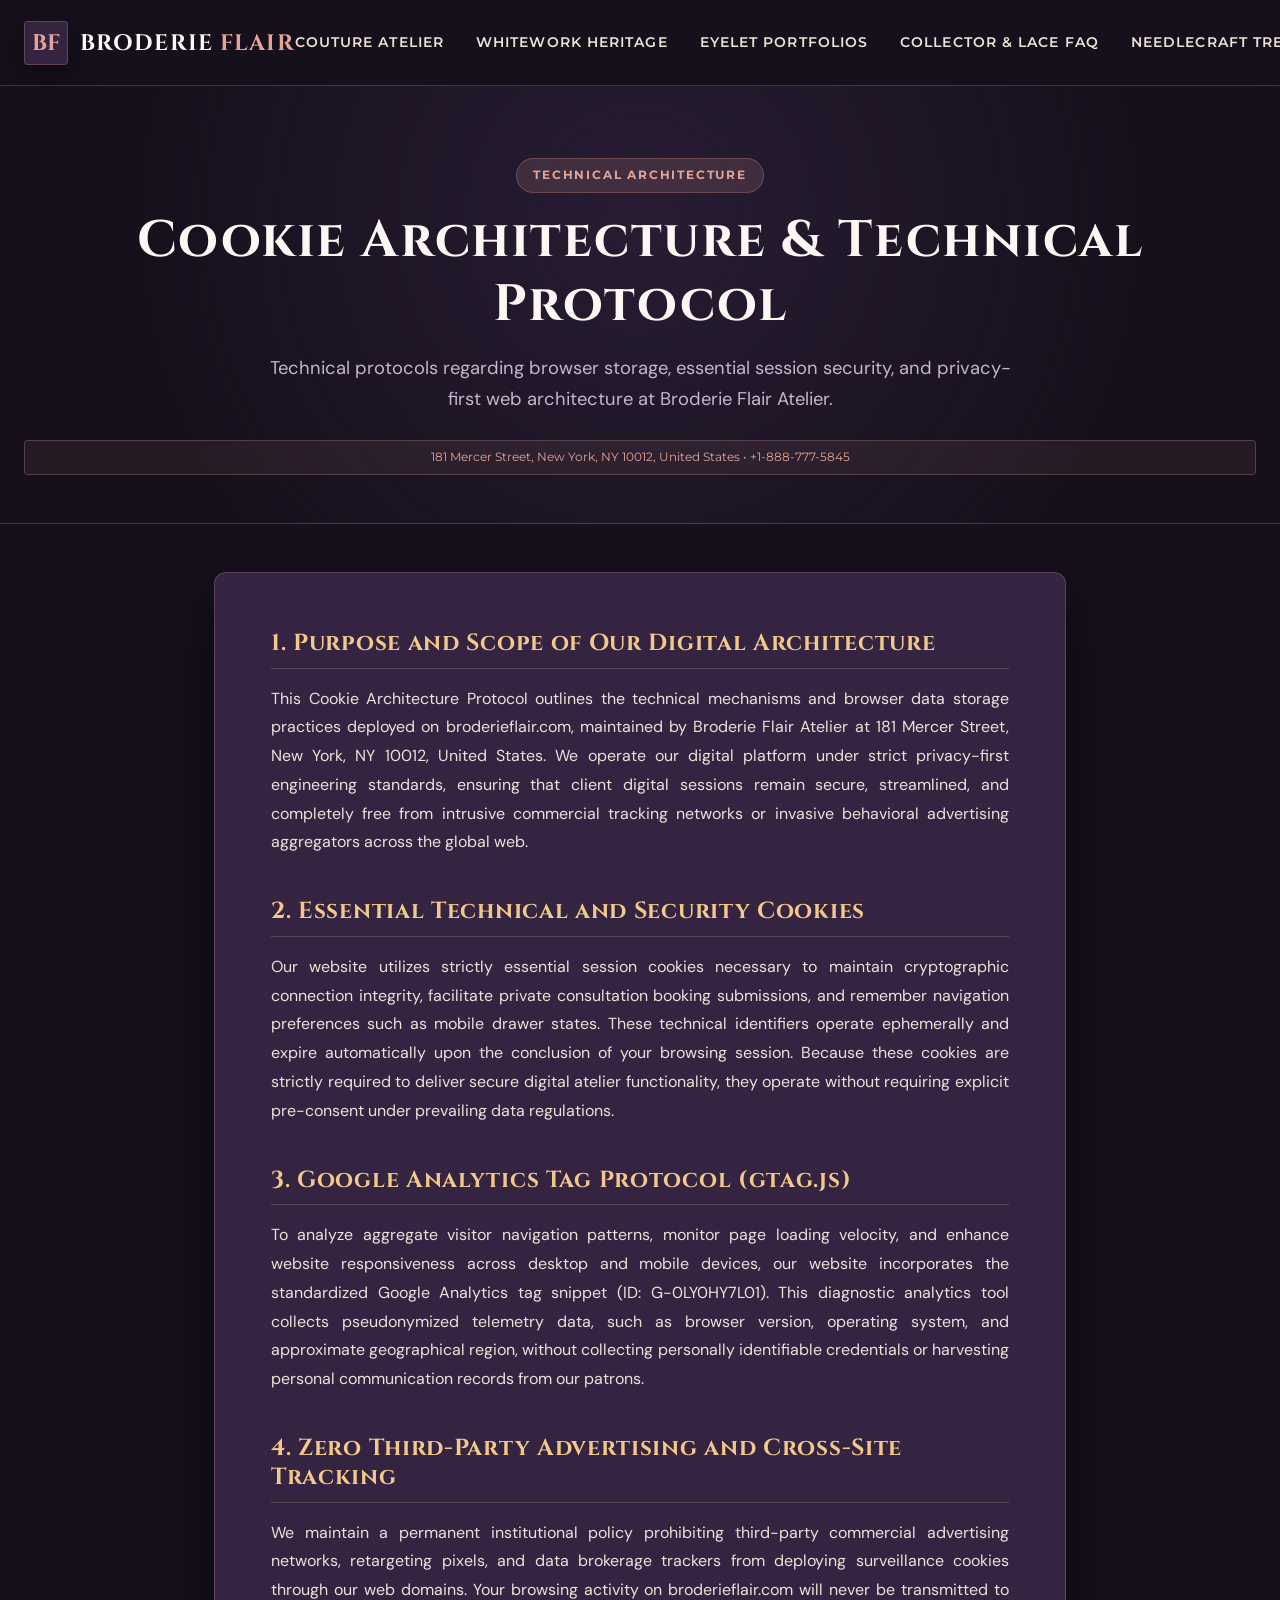
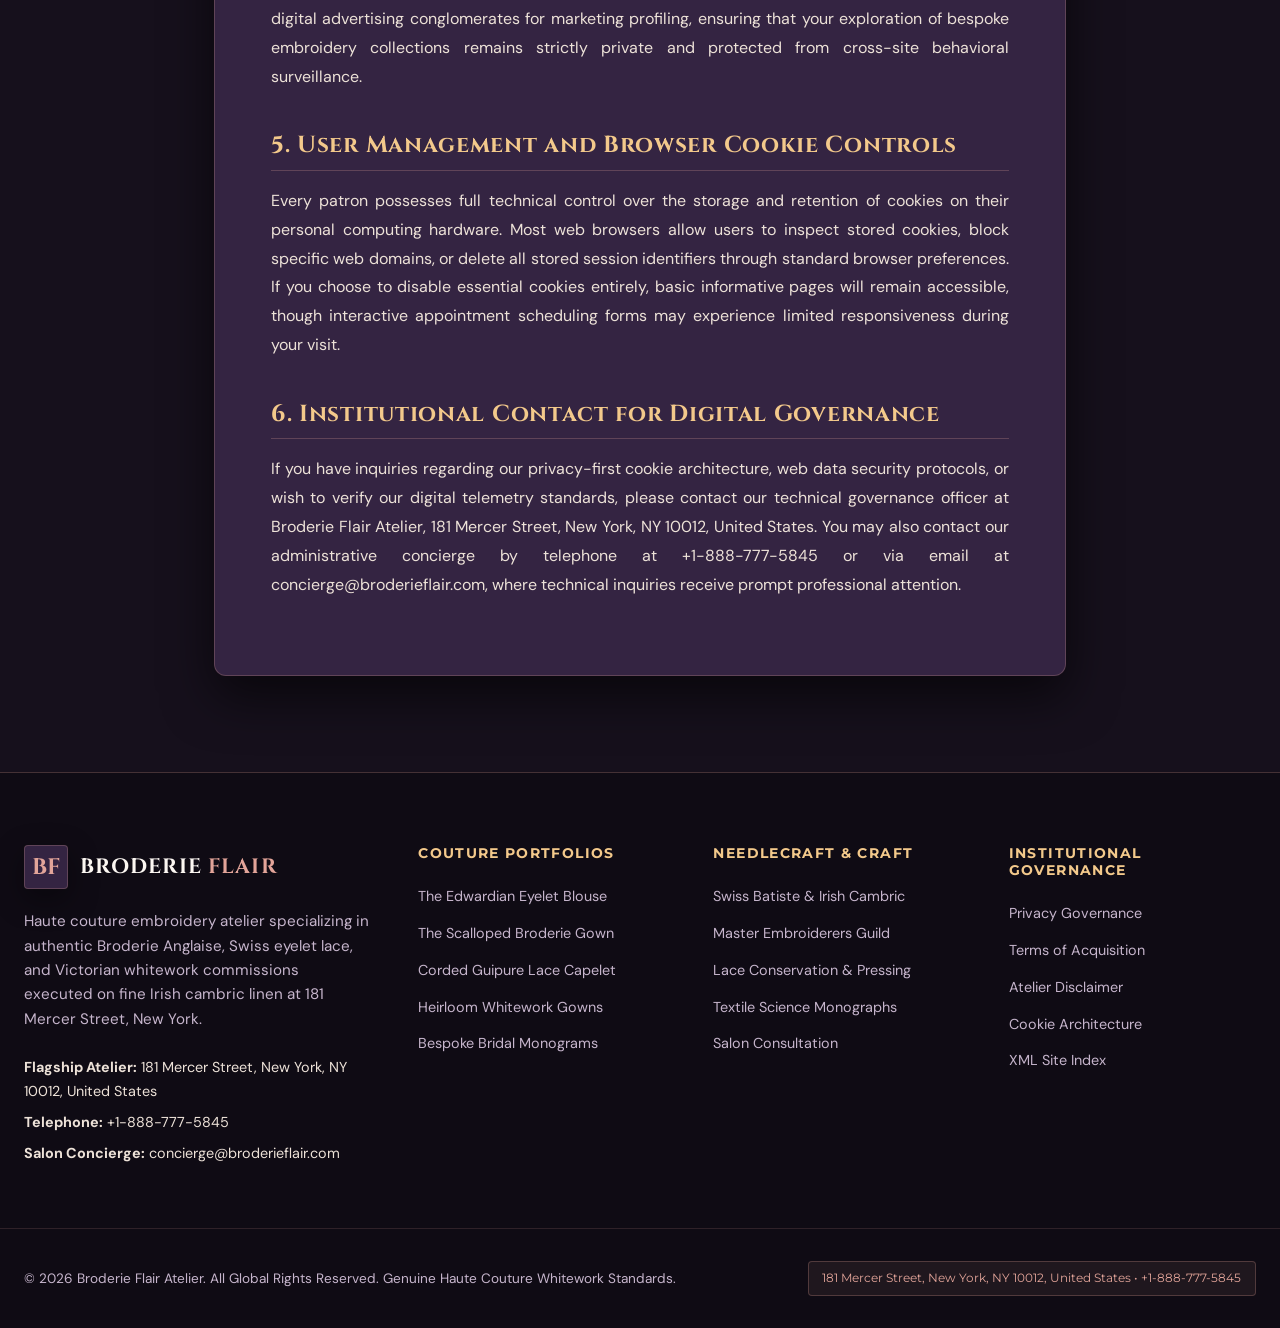
<file: cookie-policy.html>
<!DOCTYPE html>
<html lang="en">
<head>
    <!-- Google tag (gtag.js) -->
    <script async src="https://www.googletagmanager.com/gtag/js?id=G-0LY0HY7L01"></script>
    <script>
      window.dataLayer = window.dataLayer || [];
      function gtag(){dataLayer.push(arguments);}
      gtag('js', new Date());
      gtag('config', 'G-0LY0HY7L01');
    </script>
    <meta charset="UTF-8">
    <meta name="viewport" content="width=device-width, initial-scale=1.0">
    <link rel="preconnect" href="https://fonts.googleapis.com">
    <link rel="preconnect" href="https://fonts.gstatic.com" crossorigin>
    <link href="https://fonts.googleapis.com/css2?family=Cinzel:wght@400;600;700;900&family=DM+Sans:ital,wght@0,300;0,400;0,500;0,700;1,400&family=Montserrat:wght@500;600;700&display=swap" rel="stylesheet">

    <title>Cookie Architecture & Technical Protocol | Broderie Flair Atelier</title>
    <meta name="description" content="Technical protocols regarding browser storage, essential session security, and privacy-first web architecture at Broderie Flair Atelier.">
    <link rel="stylesheet" href="assets/css/style.css">
</head>
<body>
    <!-- Site Header -->
    <header class="site-header">
        <div class="container header-inner">
            <a href="index.html" class="brand-wrapper">
                <div class="brand-crest">BF</div>
                <div class="brand-title">BRODERIE <span>FLAIR</span></div>
            </a>
            <nav class="nav-menu" aria-label="Main Navigation">
                <a href="index.html" class="nav-link">Couture Atelier</a>
                <a href="about.html" class="nav-link">Whitework Heritage</a>
                <a href="services.html" class="nav-link">Eyelet Portfolios</a>
                <a href="faq.html" class="nav-link">Collector &amp; Lace FAQ</a>
                <a href="blog.html" class="nav-link">Needlecraft Treatises</a>
            </nav>
            <div class="header-actions">
                <a href="contact.html" class="btn btn-primary">Commission Bespoke Lace</a>
                <button class="drawer-toggle" id="drawer-toggle" aria-label="Toggle Navigation Menu">&#9776;</button>
            </div>
        </div>
    </header>

    <!-- Mobile Drawer -->
    <div class="mobile-drawer" id="mobile-drawer" aria-label="Mobile Navigation Menu">
        <a href="index.html">Couture Atelier</a>
        <a href="about.html">Whitework Heritage</a>
        <a href="services.html">Eyelet Portfolios</a>
        <a href="faq.html">Collector &amp; Lace FAQ</a>
        <a href="blog.html">Needlecraft Treatises</a>
        <a href="contact.html" style="color: var(--color-rose); font-weight: 700; margin-top: 1rem;">Commission Bespoke Lace &rarr;</a>
    </div>


    <main class="main-content">
        <div class="page-masthead">
            <div class="container text-center">
                <span class="category-badge">Technical Architecture</span>
                <h1 class="page-title">Cookie Architecture & Technical Protocol</h1>
                <p class="page-subtitle">Technical protocols regarding browser storage, essential session security, and privacy-first web architecture at Broderie Flair Atelier.</p>
                <div class="institutional-badge" style="margin-top: 1.5rem;">
                    <span>181 Mercer Street, New York, NY 10012, United States</span> &bull; <span>+1-888-777-5845</span>
                </div>
            </div>
        </div>

        <div class="container legal-layout">
            <article class="legal-body">

                <section class="legal-section">
                    <h2>1. Purpose and Scope of Our Digital Architecture</h2>
                    <p>This Cookie Architecture Protocol outlines the technical mechanisms and browser data storage practices deployed on broderieflair.com, maintained by Broderie Flair Atelier at 181 Mercer Street, New York, NY 10012, United States. We operate our digital platform under strict privacy-first engineering standards, ensuring that client digital sessions remain secure, streamlined, and completely free from intrusive commercial tracking networks or invasive behavioral advertising aggregators across the global web.</p>
                </section>
                <section class="legal-section">
                    <h2>2. Essential Technical and Security Cookies</h2>
                    <p>Our website utilizes strictly essential session cookies necessary to maintain cryptographic connection integrity, facilitate private consultation booking submissions, and remember navigation preferences such as mobile drawer states. These technical identifiers operate ephemerally and expire automatically upon the conclusion of your browsing session. Because these cookies are strictly required to deliver secure digital atelier functionality, they operate without requiring explicit pre-consent under prevailing data regulations.</p>
                </section>
                <section class="legal-section">
                    <h2>3. Google Analytics Tag Protocol (gtag.js)</h2>
                    <p>To analyze aggregate visitor navigation patterns, monitor page loading velocity, and enhance website responsiveness across desktop and mobile devices, our website incorporates the standardized Google Analytics tag snippet (ID: G-0LY0HY7L01). This diagnostic analytics tool collects pseudonymized telemetry data, such as browser version, operating system, and approximate geographical region, without collecting personally identifiable credentials or harvesting personal communication records from our patrons.</p>
                </section>
                <section class="legal-section">
                    <h2>4. Zero Third-Party Advertising and Cross-Site Tracking</h2>
                    <p>We maintain a permanent institutional policy prohibiting third-party commercial advertising networks, retargeting pixels, and data brokerage trackers from deploying surveillance cookies through our web domains. Your browsing activity on broderieflair.com will never be transmitted to digital advertising conglomerates for marketing profiling, ensuring that your exploration of bespoke embroidery collections remains strictly private and protected from cross-site behavioral surveillance.</p>
                </section>
                <section class="legal-section">
                    <h2>5. User Management and Browser Cookie Controls</h2>
                    <p>Every patron possesses full technical control over the storage and retention of cookies on their personal computing hardware. Most web browsers allow users to inspect stored cookies, block specific web domains, or delete all stored session identifiers through standard browser preferences. If you choose to disable essential cookies entirely, basic informative pages will remain accessible, though interactive appointment scheduling forms may experience limited responsiveness during your visit.</p>
                </section>
                <section class="legal-section">
                    <h2>6. Institutional Contact for Digital Governance</h2>
                    <p>If you have inquiries regarding our privacy-first cookie architecture, web data security protocols, or wish to verify our digital telemetry standards, please contact our technical governance officer at Broderie Flair Atelier, 181 Mercer Street, New York, NY 10012, United States. You may also contact our administrative concierge by telephone at +1-888-777-5845 or via email at concierge@broderieflair.com, where technical inquiries receive prompt professional attention.</p>
                </section>
            </article>
        </div>
    </main>

    <!-- Site Footer -->
    <footer class="site-footer">
        <div class="container footer-grid">
            <div class="footer-col brand-col">
                <div class="footer-logo">
                    <div class="brand-crest">BF</div>
                    <div class="brand-title" style="font-size: 1.3rem;">BRODERIE <span>FLAIR</span></div>
                </div>
                <p class="footer-bio">
                    Haute couture embroidery atelier specializing in authentic Broderie Anglaise, Swiss eyelet lace, and Victorian whitework commissions executed on fine Irish cambric linen at 181 Mercer Street, New York.
                </p>
                <div class="footer-contact-details">
                    <p><strong>Flagship Atelier:</strong> 181 Mercer Street, New York, NY 10012, United States</p>
                    <p><strong>Telephone:</strong> +1-888-777-5845</p>
                    <p><strong>Salon Concierge:</strong> concierge@broderieflair.com</p>
                </div>
            </div>

            <div class="footer-col">
                <h4 class="footer-heading">Couture Portfolios</h4>
                <ul class="footer-links">
                    <li><a href="services.html#anglaise-blouse">The Edwardian Eyelet Blouse</a></li>
                    <li><a href="services.html#scallop-gown">The Scalloped Broderie Gown</a></li>
                    <li><a href="services.html#guipure-capelet">Corded Guipure Lace Capelet</a></li>
                    <li><a href="services.html#heirloom-christening">Heirloom Whitework Gowns</a></li>
                    <li><a href="services.html#bespoke">Bespoke Bridal Monograms</a></li>
                </ul>
            </div>

            <div class="footer-col">
                <h4 class="footer-heading">Needlecraft &amp; Craft</h4>
                <ul class="footer-links">
                    <li><a href="about.html">Swiss Batiste &amp; Irish Cambric</a></li>
                    <li><a href="about.html#guild">Master Embroiderers Guild</a></li>
                    <li><a href="faq.html">Lace Conservation &amp; Pressing</a></li>
                    <li><a href="blog.html">Textile Science Monographs</a></li>
                    <li><a href="contact.html">Salon Consultation</a></li>
                </ul>
            </div>

            <div class="footer-col">
                <h4 class="footer-heading">Institutional Governance</h4>
                <ul class="footer-links">
                    <li><a href="privacy-policy.html">Privacy Governance</a></li>
                    <li><a href="terms-and-conditions.html">Terms of Acquisition</a></li>
                    <li><a href="disclaimer.html">Atelier Disclaimer</a></li>
                    <li><a href="cookie-policy.html">Cookie Architecture</a></li>
                    <li><a href="sitemap.xml">XML Site Index</a></li>
                </ul>
            </div>
        </div>

        <div class="footer-bottom">
            <div class="container footer-bottom-inner">
                <p>&copy; 2026 Broderie Flair Atelier. All Global Rights Reserved. Genuine Haute Couture Whitework Standards.</p>
                <div class="institutional-badge">
                    <span>181 Mercer Street, New York, NY 10012, United States</span> &bull; <span>+1-888-777-5845</span>
                </div>
            </div>
        </div>
    </footer>

    <script src="assets/js/main.js"></script>

</body>
</html>
</file>
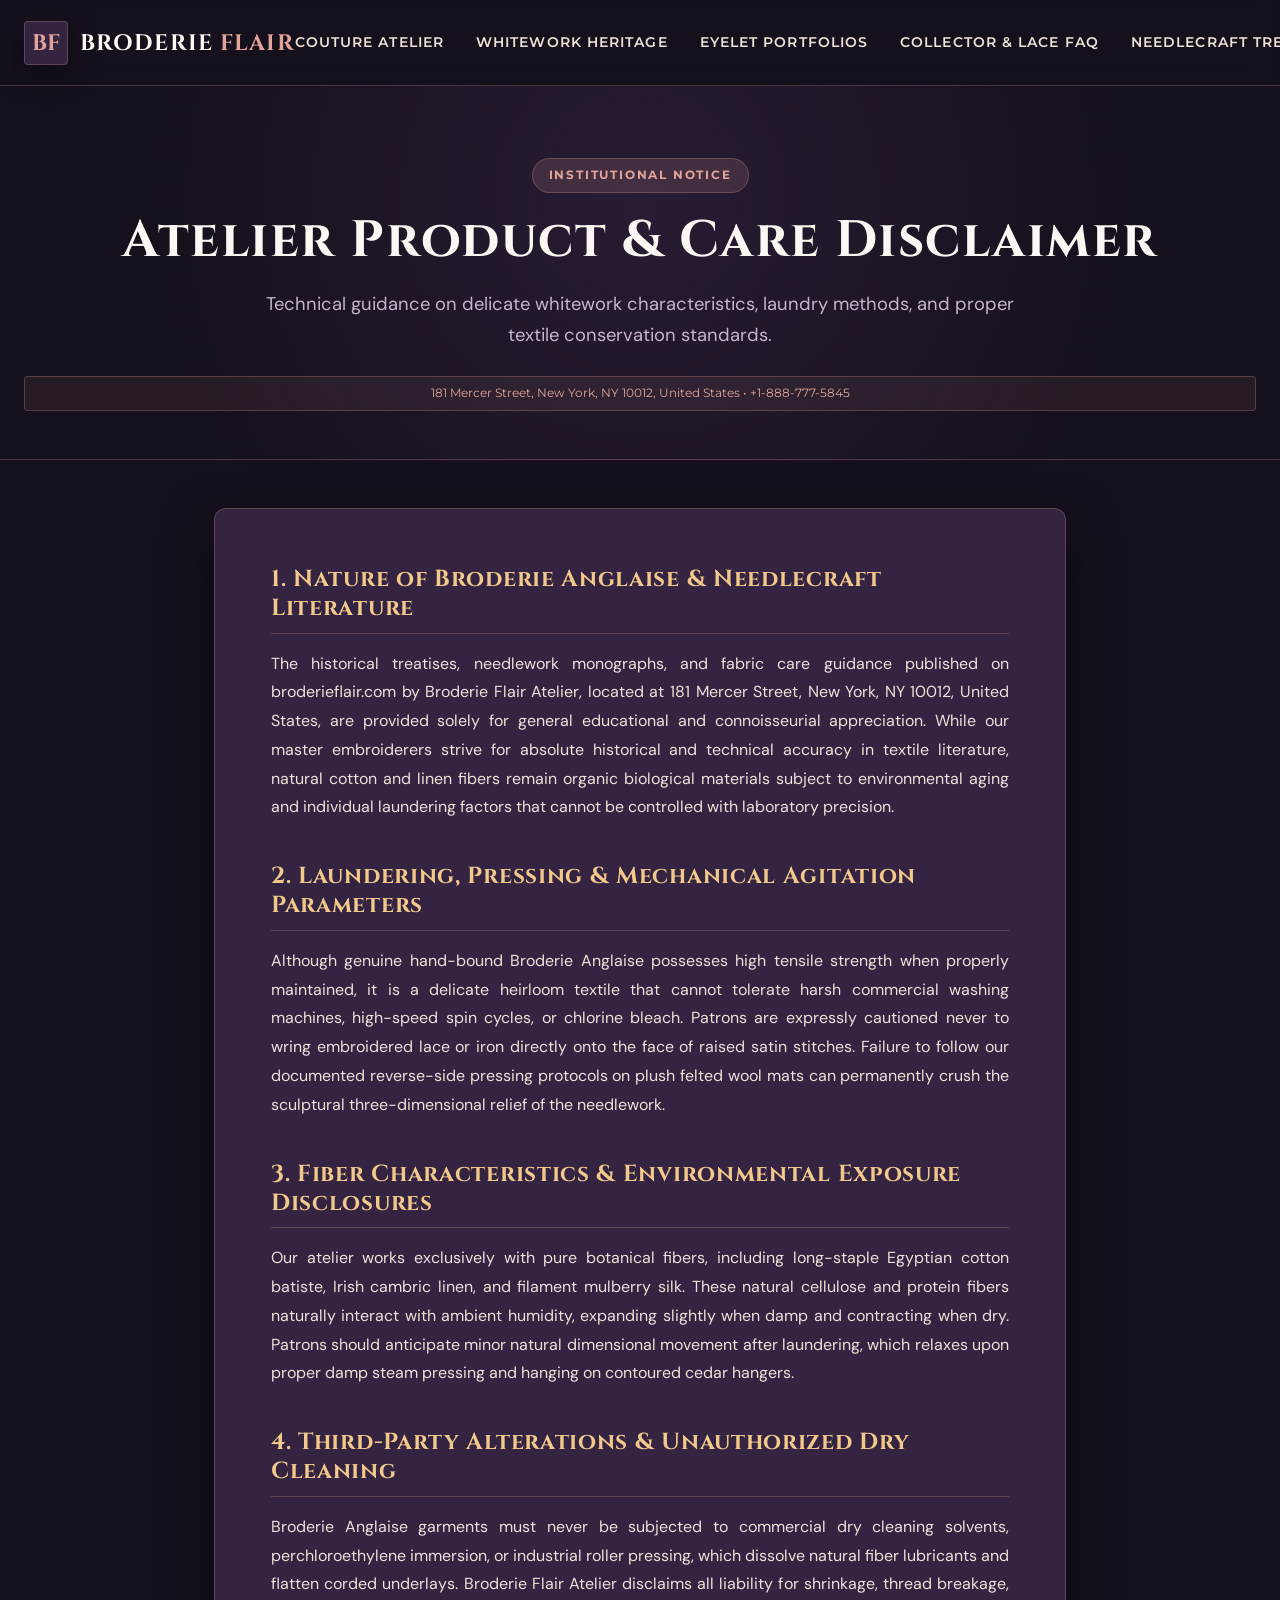
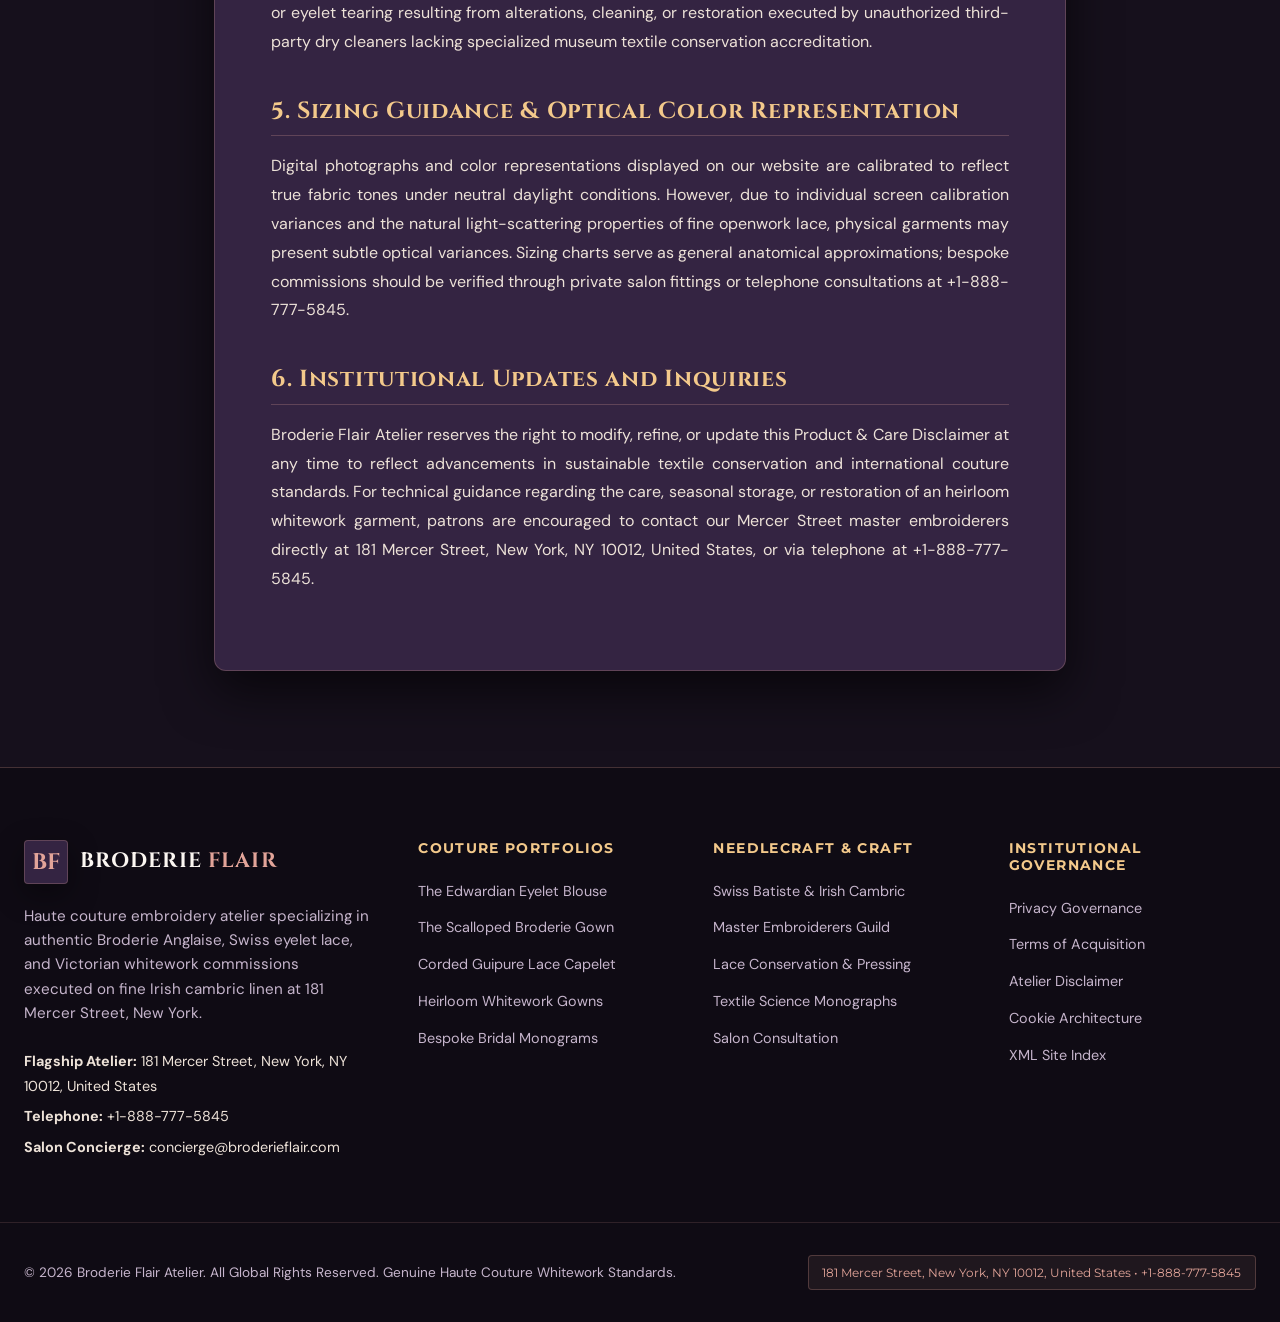
<file: disclaimer.html>
<!DOCTYPE html>
<html lang="en">
<head>
    <!-- Google tag (gtag.js) -->
    <script async src="https://www.googletagmanager.com/gtag/js?id=G-0LY0HY7L01"></script>
    <script>
      window.dataLayer = window.dataLayer || [];
      function gtag(){dataLayer.push(arguments);}
      gtag('js', new Date());
      gtag('config', 'G-0LY0HY7L01');
    </script>
    <meta charset="UTF-8">
    <meta name="viewport" content="width=device-width, initial-scale=1.0">
    <link rel="preconnect" href="https://fonts.googleapis.com">
    <link rel="preconnect" href="https://fonts.gstatic.com" crossorigin>
    <link href="https://fonts.googleapis.com/css2?family=Cinzel:wght@400;600;700;900&family=DM+Sans:ital,wght@0,300;0,400;0,500;0,700;1,400&family=Montserrat:wght@500;600;700&display=swap" rel="stylesheet">

    <title>Atelier Product & Care Disclaimer | Broderie Flair Atelier</title>
    <meta name="description" content="Technical guidance on delicate whitework characteristics, laundry methods, and proper textile conservation standards.">
    <link rel="stylesheet" href="assets/css/style.css">
</head>
<body>
    <!-- Site Header -->
    <header class="site-header">
        <div class="container header-inner">
            <a href="index.html" class="brand-wrapper">
                <div class="brand-crest">BF</div>
                <div class="brand-title">BRODERIE <span>FLAIR</span></div>
            </a>
            <nav class="nav-menu" aria-label="Main Navigation">
                <a href="index.html" class="nav-link">Couture Atelier</a>
                <a href="about.html" class="nav-link">Whitework Heritage</a>
                <a href="services.html" class="nav-link">Eyelet Portfolios</a>
                <a href="faq.html" class="nav-link">Collector &amp; Lace FAQ</a>
                <a href="blog.html" class="nav-link">Needlecraft Treatises</a>
            </nav>
            <div class="header-actions">
                <a href="contact.html" class="btn btn-primary">Commission Bespoke Lace</a>
                <button class="drawer-toggle" id="drawer-toggle" aria-label="Toggle Navigation Menu">&#9776;</button>
            </div>
        </div>
    </header>

    <!-- Mobile Drawer -->
    <div class="mobile-drawer" id="mobile-drawer" aria-label="Mobile Navigation Menu">
        <a href="index.html">Couture Atelier</a>
        <a href="about.html">Whitework Heritage</a>
        <a href="services.html">Eyelet Portfolios</a>
        <a href="faq.html">Collector &amp; Lace FAQ</a>
        <a href="blog.html">Needlecraft Treatises</a>
        <a href="contact.html" style="color: var(--color-rose); font-weight: 700; margin-top: 1rem;">Commission Bespoke Lace &rarr;</a>
    </div>


    <main class="main-content">
        <div class="page-masthead">
            <div class="container text-center">
                <span class="category-badge">Institutional Notice</span>
                <h1 class="page-title">Atelier Product & Care Disclaimer</h1>
                <p class="page-subtitle">Technical guidance on delicate whitework characteristics, laundry methods, and proper textile conservation standards.</p>
                <div class="institutional-badge" style="margin-top: 1.5rem;">
                    <span>181 Mercer Street, New York, NY 10012, United States</span> &bull; <span>+1-888-777-5845</span>
                </div>
            </div>
        </div>

        <div class="container legal-layout">
            <article class="legal-body">

                <section class="legal-section">
                    <h2>1. Nature of Broderie Anglaise & Needlecraft Literature</h2>
                    <p>The historical treatises, needlework monographs, and fabric care guidance published on broderieflair.com by Broderie Flair Atelier, located at 181 Mercer Street, New York, NY 10012, United States, are provided solely for general educational and connoisseurial appreciation. While our master embroiderers strive for absolute historical and technical accuracy in textile literature, natural cotton and linen fibers remain organic biological materials subject to environmental aging and individual laundering factors that cannot be controlled with laboratory precision.</p>
                </section>
                <section class="legal-section">
                    <h2>2. Laundering, Pressing & Mechanical Agitation Parameters</h2>
                    <p>Although genuine hand-bound Broderie Anglaise possesses high tensile strength when properly maintained, it is a delicate heirloom textile that cannot tolerate harsh commercial washing machines, high-speed spin cycles, or chlorine bleach. Patrons are expressly cautioned never to wring embroidered lace or iron directly onto the face of raised satin stitches. Failure to follow our documented reverse-side pressing protocols on plush felted wool mats can permanently crush the sculptural three-dimensional relief of the needlework.</p>
                </section>
                <section class="legal-section">
                    <h2>3. Fiber Characteristics & Environmental Exposure Disclosures</h2>
                    <p>Our atelier works exclusively with pure botanical fibers, including long-staple Egyptian cotton batiste, Irish cambric linen, and filament mulberry silk. These natural cellulose and protein fibers naturally interact with ambient humidity, expanding slightly when damp and contracting when dry. Patrons should anticipate minor natural dimensional movement after laundering, which relaxes upon proper damp steam pressing and hanging on contoured cedar hangers.</p>
                </section>
                <section class="legal-section">
                    <h2>4. Third-Party Alterations & Unauthorized Dry Cleaning</h2>
                    <p>Broderie Anglaise garments must never be subjected to commercial dry cleaning solvents, perchloroethylene immersion, or industrial roller pressing, which dissolve natural fiber lubricants and flatten corded underlays. Broderie Flair Atelier disclaims all liability for shrinkage, thread breakage, or eyelet tearing resulting from alterations, cleaning, or restoration executed by unauthorized third-party dry cleaners lacking specialized museum textile conservation accreditation.</p>
                </section>
                <section class="legal-section">
                    <h2>5. Sizing Guidance & Optical Color Representation</h2>
                    <p>Digital photographs and color representations displayed on our website are calibrated to reflect true fabric tones under neutral daylight conditions. However, due to individual screen calibration variances and the natural light-scattering properties of fine openwork lace, physical garments may present subtle optical variances. Sizing charts serve as general anatomical approximations; bespoke commissions should be verified through private salon fittings or telephone consultations at +1-888-777-5845.</p>
                </section>
                <section class="legal-section">
                    <h2>6. Institutional Updates and Inquiries</h2>
                    <p>Broderie Flair Atelier reserves the right to modify, refine, or update this Product & Care Disclaimer at any time to reflect advancements in sustainable textile conservation and international couture standards. For technical guidance regarding the care, seasonal storage, or restoration of an heirloom whitework garment, patrons are encouraged to contact our Mercer Street master embroiderers directly at 181 Mercer Street, New York, NY 10012, United States, or via telephone at +1-888-777-5845.</p>
                </section>
            </article>
        </div>
    </main>

    <!-- Site Footer -->
    <footer class="site-footer">
        <div class="container footer-grid">
            <div class="footer-col brand-col">
                <div class="footer-logo">
                    <div class="brand-crest">BF</div>
                    <div class="brand-title" style="font-size: 1.3rem;">BRODERIE <span>FLAIR</span></div>
                </div>
                <p class="footer-bio">
                    Haute couture embroidery atelier specializing in authentic Broderie Anglaise, Swiss eyelet lace, and Victorian whitework commissions executed on fine Irish cambric linen at 181 Mercer Street, New York.
                </p>
                <div class="footer-contact-details">
                    <p><strong>Flagship Atelier:</strong> 181 Mercer Street, New York, NY 10012, United States</p>
                    <p><strong>Telephone:</strong> +1-888-777-5845</p>
                    <p><strong>Salon Concierge:</strong> concierge@broderieflair.com</p>
                </div>
            </div>

            <div class="footer-col">
                <h4 class="footer-heading">Couture Portfolios</h4>
                <ul class="footer-links">
                    <li><a href="services.html#anglaise-blouse">The Edwardian Eyelet Blouse</a></li>
                    <li><a href="services.html#scallop-gown">The Scalloped Broderie Gown</a></li>
                    <li><a href="services.html#guipure-capelet">Corded Guipure Lace Capelet</a></li>
                    <li><a href="services.html#heirloom-christening">Heirloom Whitework Gowns</a></li>
                    <li><a href="services.html#bespoke">Bespoke Bridal Monograms</a></li>
                </ul>
            </div>

            <div class="footer-col">
                <h4 class="footer-heading">Needlecraft &amp; Craft</h4>
                <ul class="footer-links">
                    <li><a href="about.html">Swiss Batiste &amp; Irish Cambric</a></li>
                    <li><a href="about.html#guild">Master Embroiderers Guild</a></li>
                    <li><a href="faq.html">Lace Conservation &amp; Pressing</a></li>
                    <li><a href="blog.html">Textile Science Monographs</a></li>
                    <li><a href="contact.html">Salon Consultation</a></li>
                </ul>
            </div>

            <div class="footer-col">
                <h4 class="footer-heading">Institutional Governance</h4>
                <ul class="footer-links">
                    <li><a href="privacy-policy.html">Privacy Governance</a></li>
                    <li><a href="terms-and-conditions.html">Terms of Acquisition</a></li>
                    <li><a href="disclaimer.html">Atelier Disclaimer</a></li>
                    <li><a href="cookie-policy.html">Cookie Architecture</a></li>
                    <li><a href="sitemap.xml">XML Site Index</a></li>
                </ul>
            </div>
        </div>

        <div class="footer-bottom">
            <div class="container footer-bottom-inner">
                <p>&copy; 2026 Broderie Flair Atelier. All Global Rights Reserved. Genuine Haute Couture Whitework Standards.</p>
                <div class="institutional-badge">
                    <span>181 Mercer Street, New York, NY 10012, United States</span> &bull; <span>+1-888-777-5845</span>
                </div>
            </div>
        </div>
    </footer>

    <script src="assets/js/main.js"></script>

</body>
</html>
</file>
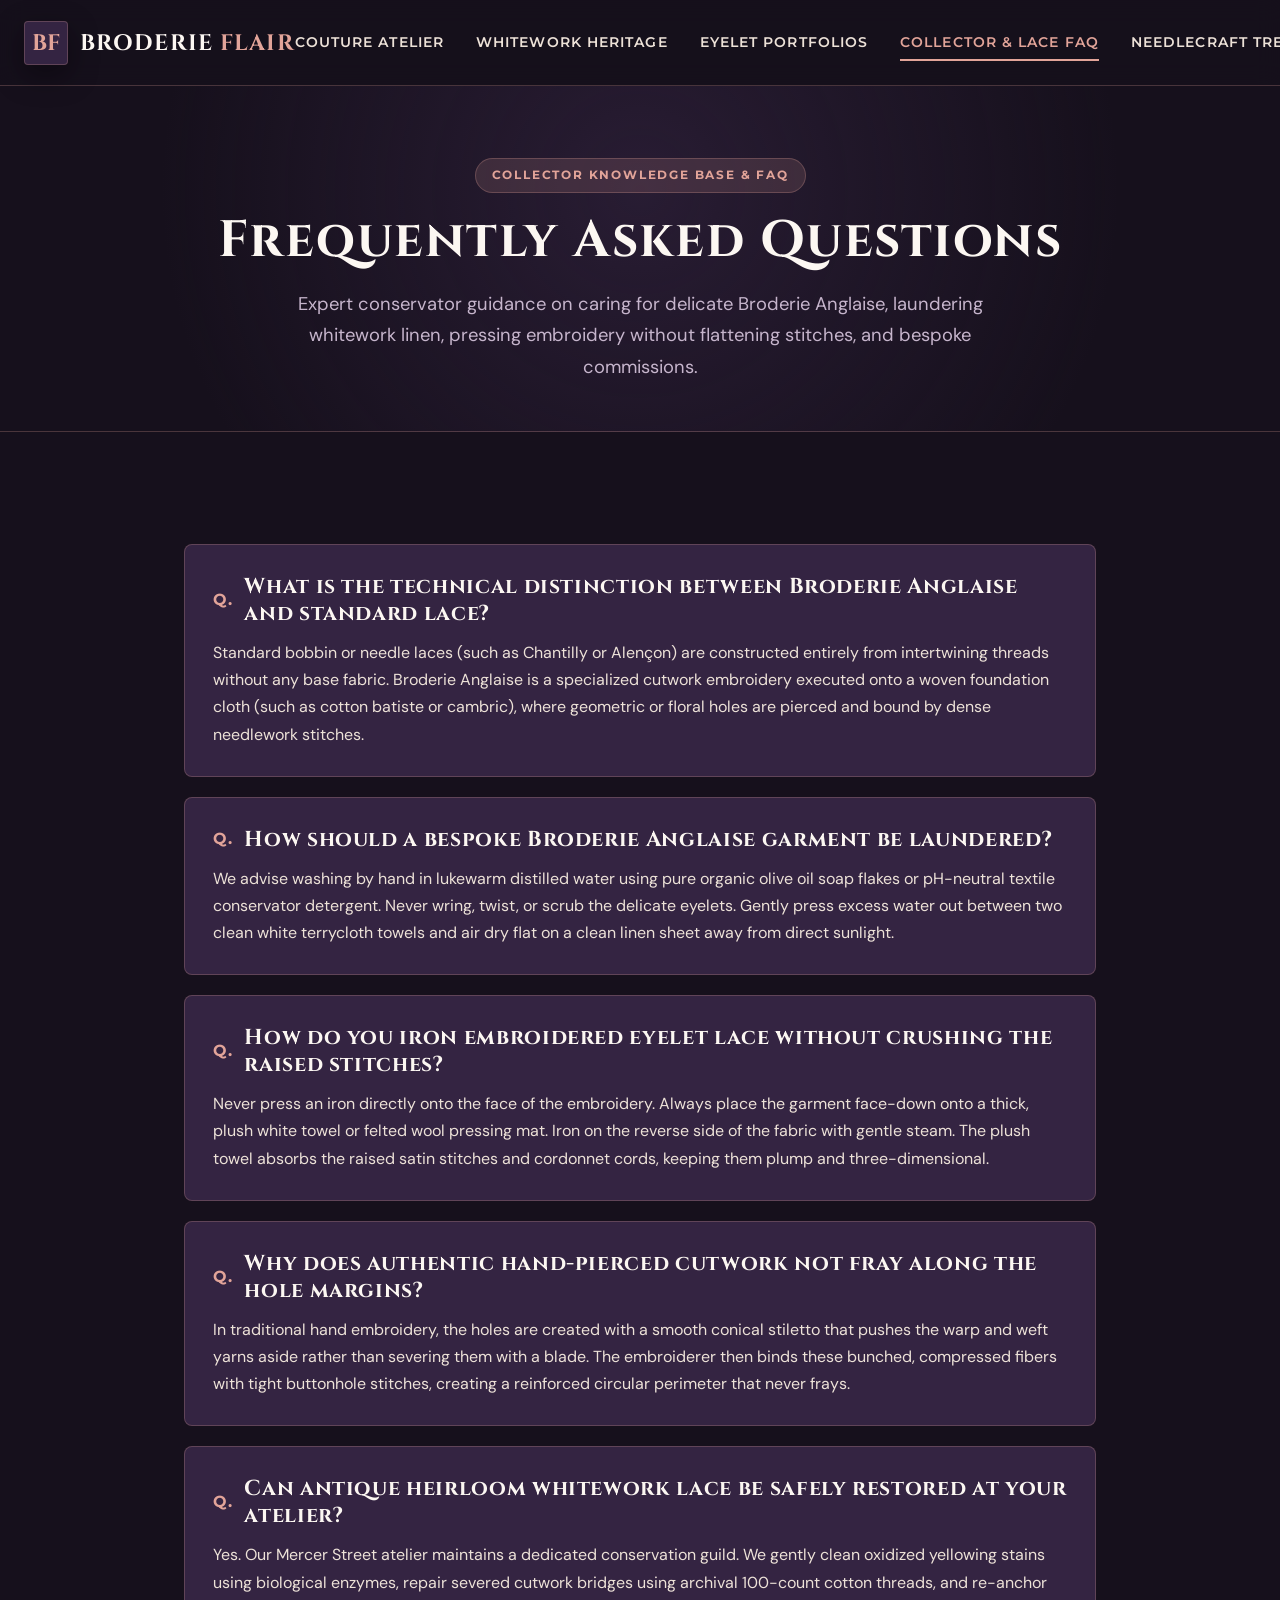
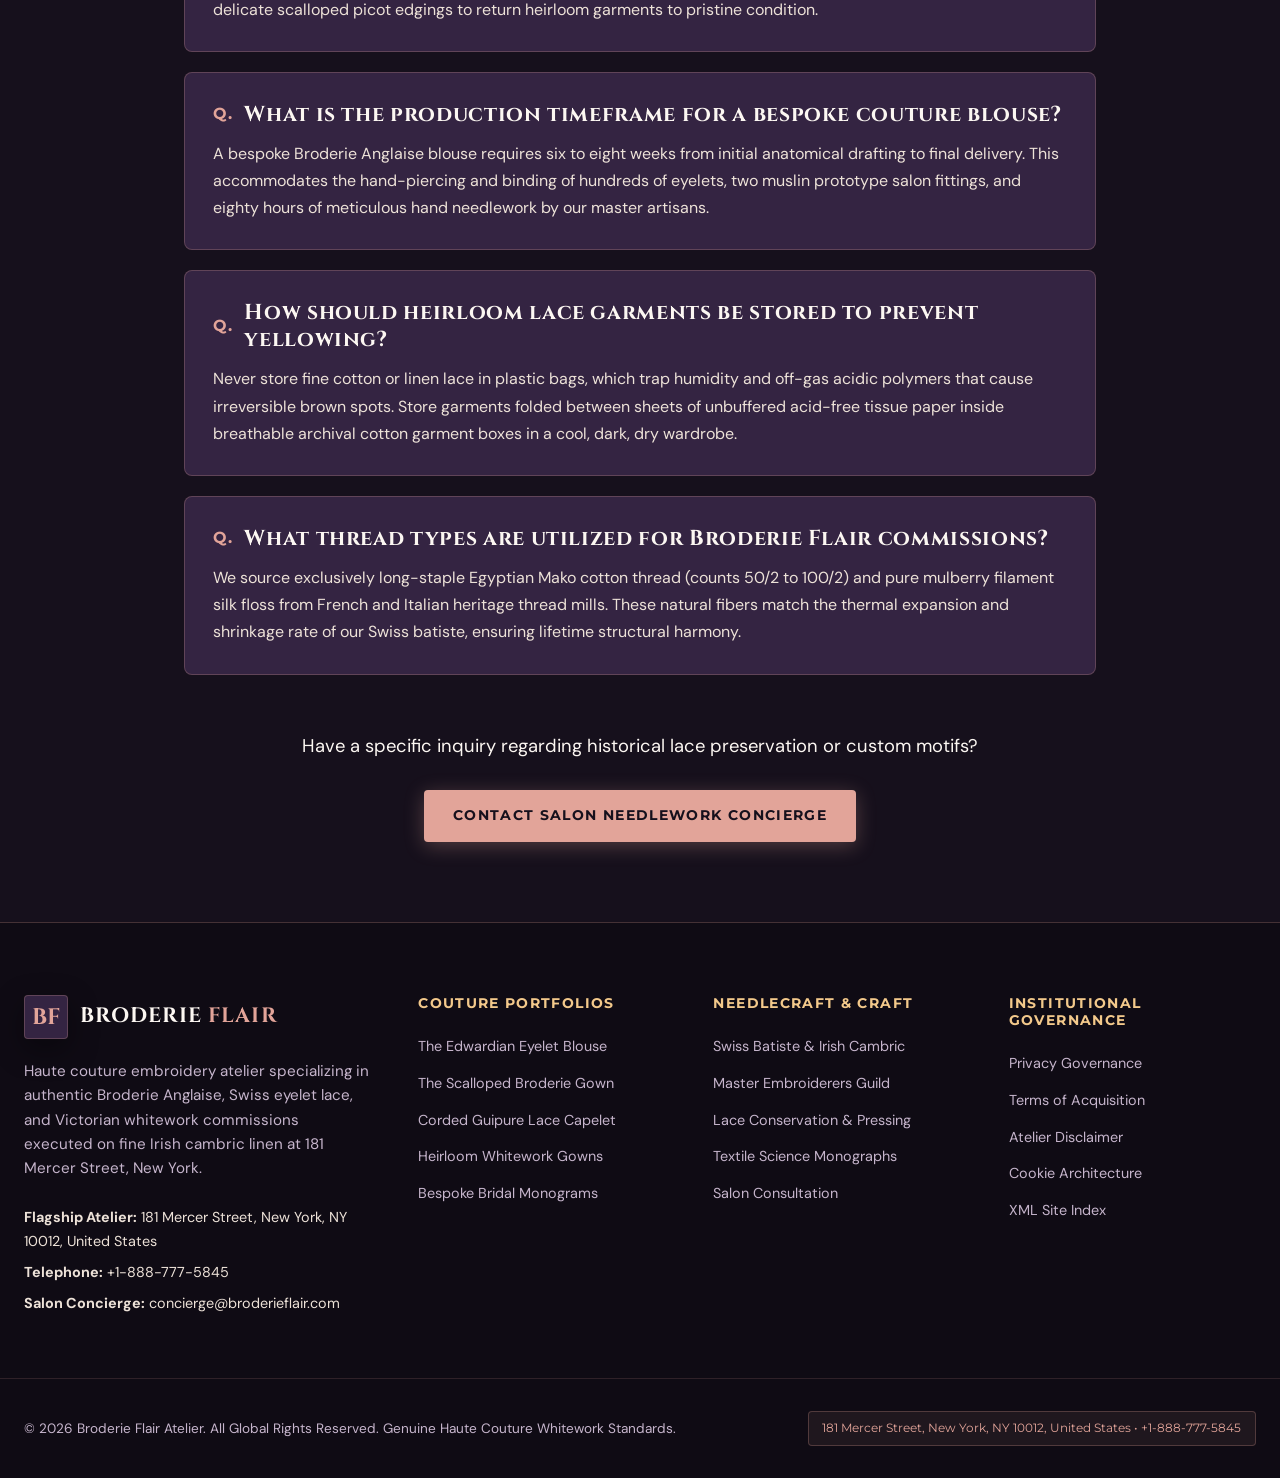
<file: faq.html>
<!DOCTYPE html>
<html lang="en">
<head>
    <!-- Google tag (gtag.js) -->
    <script async src="https://www.googletagmanager.com/gtag/js?id=G-0LY0HY7L01"></script>
    <script>
      window.dataLayer = window.dataLayer || [];
      function gtag(){dataLayer.push(arguments);}
      gtag('js', new Date());
      gtag('config', 'G-0LY0HY7L01');
    </script>
    <meta charset="UTF-8">
    <meta name="viewport" content="width=device-width, initial-scale=1.0">
    <link rel="preconnect" href="https://fonts.googleapis.com">
    <link rel="preconnect" href="https://fonts.gstatic.com" crossorigin>
    <link href="https://fonts.googleapis.com/css2?family=Cinzel:wght@400;600;700;900&family=DM+Sans:ital,wght@0,300;0,400;0,500;0,700;1,400&family=Montserrat:wght@500;600;700&display=swap" rel="stylesheet">

    <title>Collector &amp; Lace Care FAQ | Broderie Flair Atelier</title>
    <meta name="description" content="Frequently asked questions about Broderie Anglaise care, washing delicate eyelet lace, pressing techniques, bespoke lead times, and heirloom preservation at 181 Mercer Street.">
    <link rel="stylesheet" href="assets/css/style.css">
</head>
<body>
    <!-- Site Header -->
    <header class="site-header">
        <div class="container header-inner">
            <a href="index.html" class="brand-wrapper">
                <div class="brand-crest">BF</div>
                <div class="brand-title">BRODERIE <span>FLAIR</span></div>
            </a>
            <nav class="nav-menu" aria-label="Main Navigation">
                <a href="index.html" class="nav-link">Couture Atelier</a>
                <a href="about.html" class="nav-link">Whitework Heritage</a>
                <a href="services.html" class="nav-link">Eyelet Portfolios</a>
                <a href="faq.html" class="nav-link active">Collector &amp; Lace FAQ</a>
                <a href="blog.html" class="nav-link">Needlecraft Treatises</a>
            </nav>
            <div class="header-actions">
                <a href="contact.html" class="btn btn-primary">Commission Bespoke Lace</a>
                <button class="drawer-toggle" id="drawer-toggle" aria-label="Toggle Navigation Menu">&#9776;</button>
            </div>
        </div>
    </header>

    <!-- Mobile Drawer -->
    <div class="mobile-drawer" id="mobile-drawer" aria-label="Mobile Navigation Menu">
        <a href="index.html">Couture Atelier</a>
        <a href="about.html">Whitework Heritage</a>
        <a href="services.html">Eyelet Portfolios</a>
        <a href="faq.html">Collector &amp; Lace FAQ</a>
        <a href="blog.html">Needlecraft Treatises</a>
        <a href="contact.html" style="color: var(--color-rose); font-weight: 700; margin-top: 1rem;">Commission Bespoke Lace &rarr;</a>
    </div>


    <main class="main-content">
        <div class="page-masthead">
            <div class="container">
                <span class="category-badge">Collector Knowledge Base &amp; FAQ</span>
                <h1 class="page-title">Frequently Asked Questions</h1>
                <p class="page-subtitle">Expert conservator guidance on caring for delicate Broderie Anglaise, laundering whitework linen, pressing embroidery without flattening stitches, and bespoke commissions.</p>
            </div>
        </div>

        <section class="section-py">
            <div class="container" style="max-width: 960px;">
                <div class="faq-accordion-group">
                    <div class="faq-item">
                        <h3 class="faq-question">What is the technical distinction between Broderie Anglaise and standard lace?</h3>
                        <div class="faq-answer">
                            <p>Standard bobbin or needle laces (such as Chantilly or Alen&ccedil;on) are constructed entirely from intertwining threads without any base fabric. Broderie Anglaise is a specialized cutwork embroidery executed onto a woven foundation cloth (such as cotton batiste or cambric), where geometric or floral holes are pierced and bound by dense needlework stitches.</p>
                        </div>
                    </div>

                    <div class="faq-item">
                        <h3 class="faq-question">How should a bespoke Broderie Anglaise garment be laundered?</h3>
                        <div class="faq-answer">
                            <p>We advise washing by hand in lukewarm distilled water using pure organic olive oil soap flakes or pH-neutral textile conservator detergent. Never wring, twist, or scrub the delicate eyelets. Gently press excess water out between two clean white terrycloth towels and air dry flat on a clean linen sheet away from direct sunlight.</p>
                        </div>
                    </div>

                    <div class="faq-item">
                        <h3 class="faq-question">How do you iron embroidered eyelet lace without crushing the raised stitches?</h3>
                        <div class="faq-answer">
                            <p>Never press an iron directly onto the face of the embroidery. Always place the garment face-down onto a thick, plush white towel or felted wool pressing mat. Iron on the reverse side of the fabric with gentle steam. The plush towel absorbs the raised satin stitches and cordonnet cords, keeping them plump and three-dimensional.</p>
                        </div>
                    </div>

                    <div class="faq-item">
                        <h3 class="faq-question">Why does authentic hand-pierced cutwork not fray along the hole margins?</h3>
                        <div class="faq-answer">
                            <p>In traditional hand embroidery, the holes are created with a smooth conical stiletto that pushes the warp and weft yarns aside rather than severing them with a blade. The embroiderer then binds these bunched, compressed fibers with tight buttonhole stitches, creating a reinforced circular perimeter that never frays.</p>
                        </div>
                    </div>

                    <div class="faq-item">
                        <h3 class="faq-question">Can antique heirloom whitework lace be safely restored at your atelier?</h3>
                        <div class="faq-answer">
                            <p>Yes. Our Mercer Street atelier maintains a dedicated conservation guild. We gently clean oxidized yellowing stains using biological enzymes, repair severed cutwork bridges using archival 100-count cotton threads, and re-anchor delicate scalloped picot edgings to return heirloom garments to pristine condition.</p>
                        </div>
                    </div>

                    <div class="faq-item">
                        <h3 class="faq-question">What is the production timeframe for a bespoke couture blouse?</h3>
                        <div class="faq-answer">
                            <p>A bespoke Broderie Anglaise blouse requires six to eight weeks from initial anatomical drafting to final delivery. This accommodates the hand-piercing and binding of hundreds of eyelets, two muslin prototype salon fittings, and eighty hours of meticulous hand needlework by our master artisans.</p>
                        </div>
                    </div>

                    <div class="faq-item">
                        <h3 class="faq-question">How should heirloom lace garments be stored to prevent yellowing?</h3>
                        <div class="faq-answer">
                            <p>Never store fine cotton or linen lace in plastic bags, which trap humidity and off-gas acidic polymers that cause irreversible brown spots. Store garments folded between sheets of unbuffered acid-free tissue paper inside breathable archival cotton garment boxes in a cool, dark, dry wardrobe.</p>
                        </div>
                    </div>

                    <div class="faq-item">
                        <h3 class="faq-question">What thread types are utilized for Broderie Flair commissions?</h3>
                        <div class="faq-answer">
                            <p>We source exclusively long-staple Egyptian Mako cotton thread (counts 50/2 to 100/2) and pure mulberry filament silk floss from French and Italian heritage thread mills. These natural fibers match the thermal expansion and shrinkage rate of our Swiss batiste, ensuring lifetime structural harmony.</p>
                        </div>
                    </div>
                </div>

                <div class="text-center" style="margin-top: 3.5rem;">
                    <p style="font-size: 1.15rem; color: var(--text-primary);">Have a specific inquiry regarding historical lace preservation or custom motifs?</p>
                    <a href="contact.html" class="btn btn-primary" style="margin-top: 0.5rem;">Contact Salon Needlework Concierge</a>
                </div>
            </div>
        </section>
    </main>

    <!-- Site Footer -->
    <footer class="site-footer">
        <div class="container footer-grid">
            <div class="footer-col brand-col">
                <div class="footer-logo">
                    <div class="brand-crest">BF</div>
                    <div class="brand-title" style="font-size: 1.3rem;">BRODERIE <span>FLAIR</span></div>
                </div>
                <p class="footer-bio">
                    Haute couture embroidery atelier specializing in authentic Broderie Anglaise, Swiss eyelet lace, and Victorian whitework commissions executed on fine Irish cambric linen at 181 Mercer Street, New York.
                </p>
                <div class="footer-contact-details">
                    <p><strong>Flagship Atelier:</strong> 181 Mercer Street, New York, NY 10012, United States</p>
                    <p><strong>Telephone:</strong> +1-888-777-5845</p>
                    <p><strong>Salon Concierge:</strong> concierge@broderieflair.com</p>
                </div>
            </div>

            <div class="footer-col">
                <h4 class="footer-heading">Couture Portfolios</h4>
                <ul class="footer-links">
                    <li><a href="services.html#anglaise-blouse">The Edwardian Eyelet Blouse</a></li>
                    <li><a href="services.html#scallop-gown">The Scalloped Broderie Gown</a></li>
                    <li><a href="services.html#guipure-capelet">Corded Guipure Lace Capelet</a></li>
                    <li><a href="services.html#heirloom-christening">Heirloom Whitework Gowns</a></li>
                    <li><a href="services.html#bespoke">Bespoke Bridal Monograms</a></li>
                </ul>
            </div>

            <div class="footer-col">
                <h4 class="footer-heading">Needlecraft &amp; Craft</h4>
                <ul class="footer-links">
                    <li><a href="about.html">Swiss Batiste &amp; Irish Cambric</a></li>
                    <li><a href="about.html#guild">Master Embroiderers Guild</a></li>
                    <li><a href="faq.html">Lace Conservation &amp; Pressing</a></li>
                    <li><a href="blog.html">Textile Science Monographs</a></li>
                    <li><a href="contact.html">Salon Consultation</a></li>
                </ul>
            </div>

            <div class="footer-col">
                <h4 class="footer-heading">Institutional Governance</h4>
                <ul class="footer-links">
                    <li><a href="privacy-policy.html">Privacy Governance</a></li>
                    <li><a href="terms-and-conditions.html">Terms of Acquisition</a></li>
                    <li><a href="disclaimer.html">Atelier Disclaimer</a></li>
                    <li><a href="cookie-policy.html">Cookie Architecture</a></li>
                    <li><a href="sitemap.xml">XML Site Index</a></li>
                </ul>
            </div>
        </div>

        <div class="footer-bottom">
            <div class="container footer-bottom-inner">
                <p>&copy; 2026 Broderie Flair Atelier. All Global Rights Reserved. Genuine Haute Couture Whitework Standards.</p>
                <div class="institutional-badge">
                    <span>181 Mercer Street, New York, NY 10012, United States</span> &bull; <span>+1-888-777-5845</span>
                </div>
            </div>
        </div>
    </footer>

    <script src="assets/js/main.js"></script>

</body>
</html>
</file>
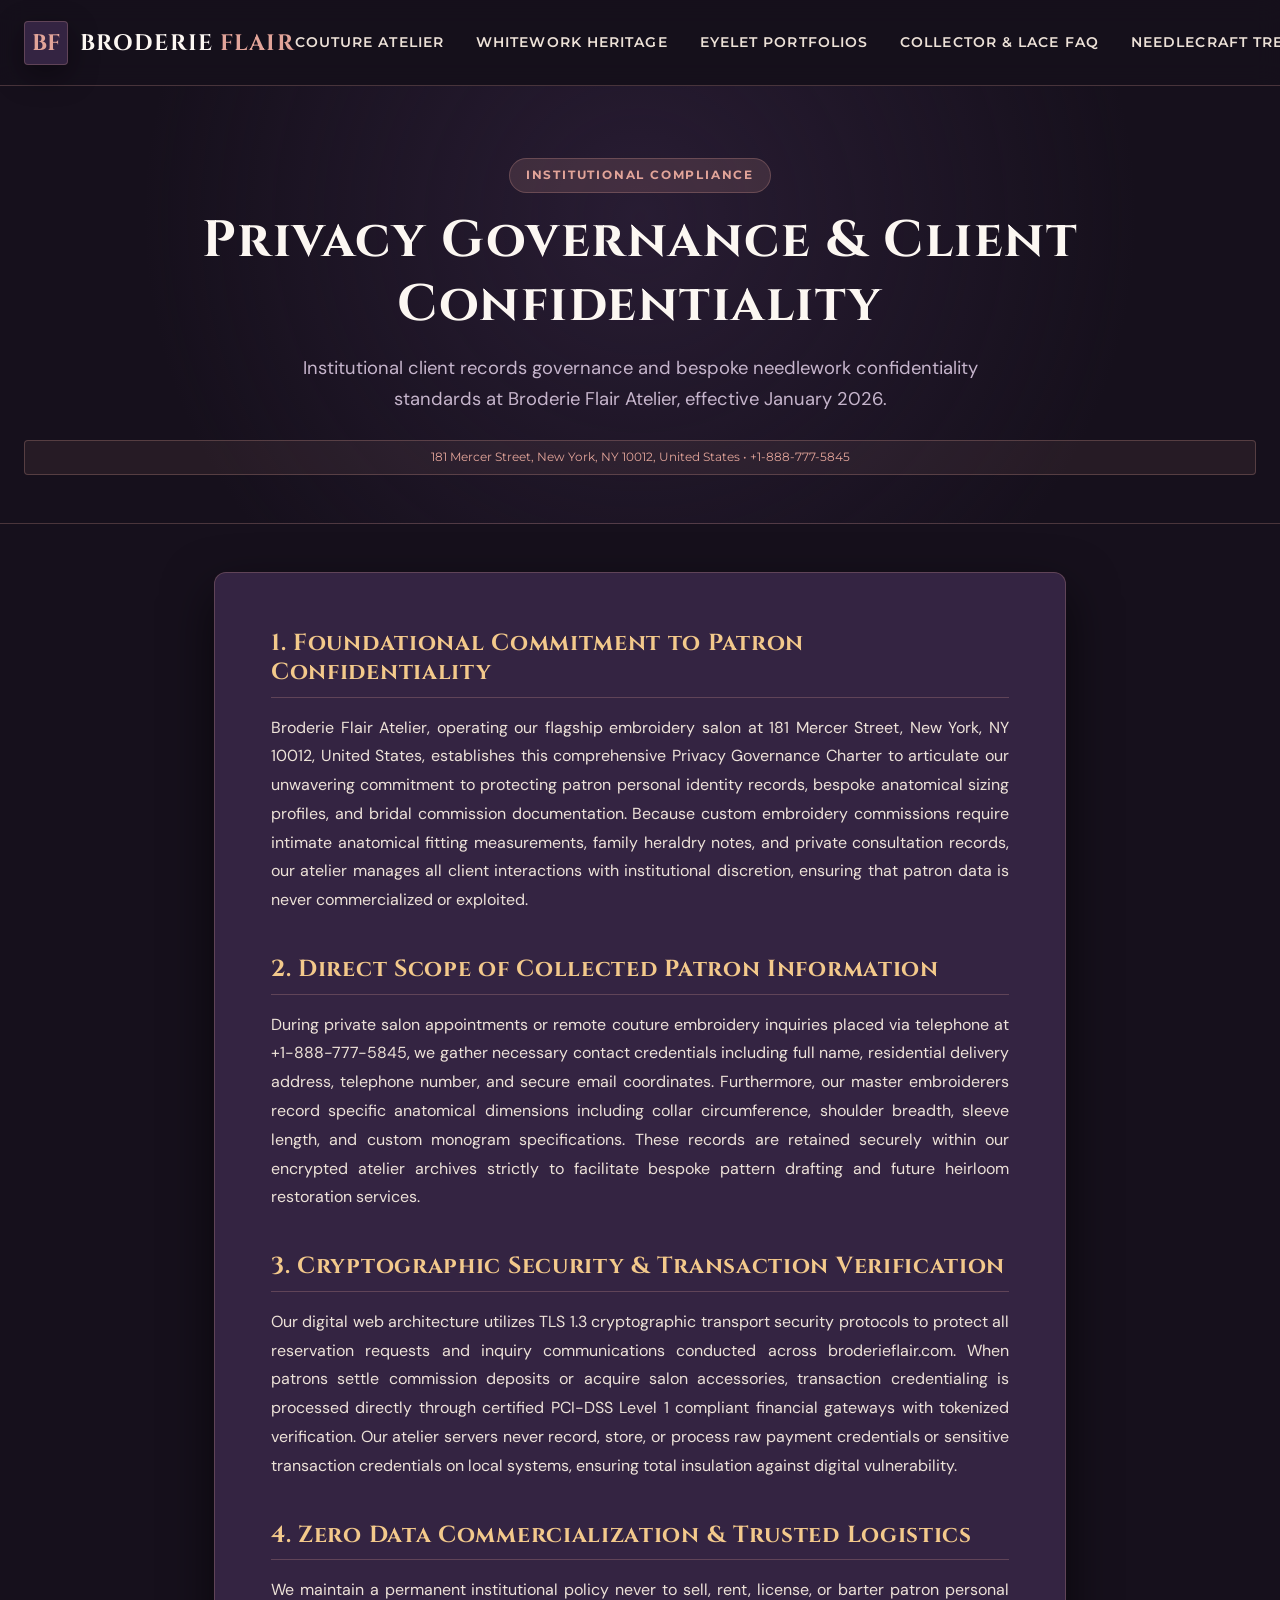
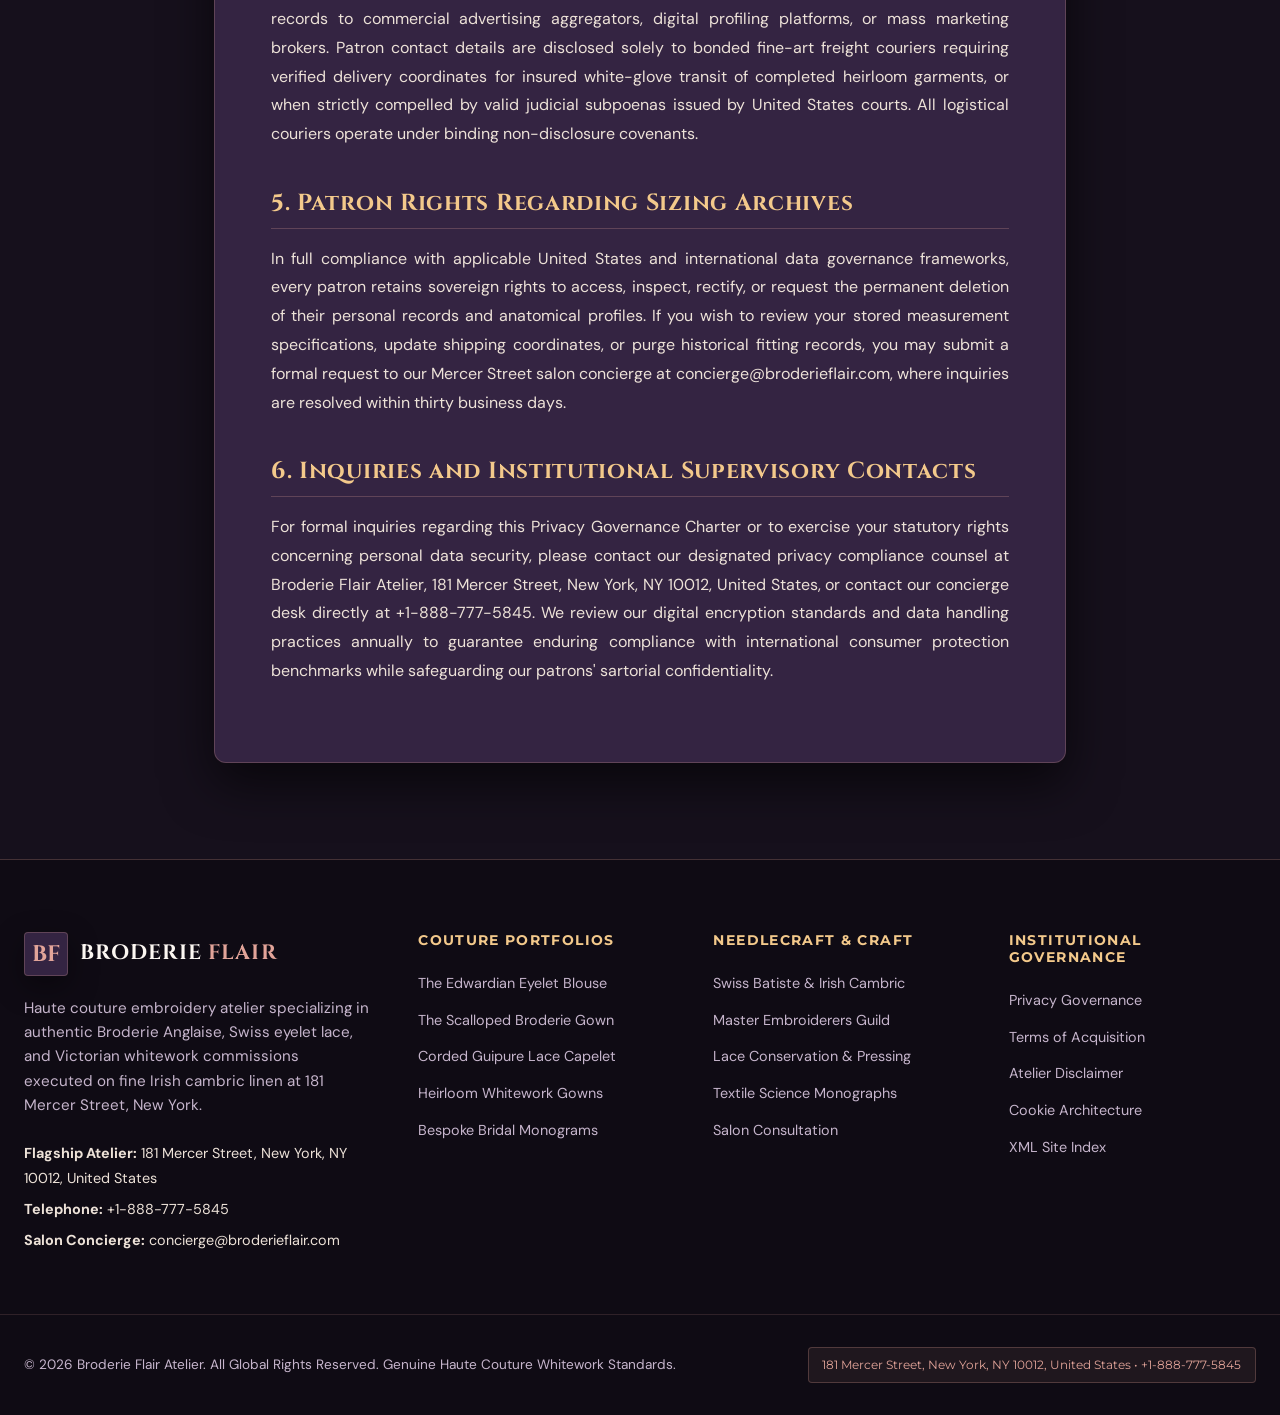
<file: privacy-policy.html>
<!DOCTYPE html>
<html lang="en">
<head>
    <!-- Google tag (gtag.js) -->
    <script async src="https://www.googletagmanager.com/gtag/js?id=G-0LY0HY7L01"></script>
    <script>
      window.dataLayer = window.dataLayer || [];
      function gtag(){dataLayer.push(arguments);}
      gtag('js', new Date());
      gtag('config', 'G-0LY0HY7L01');
    </script>
    <meta charset="UTF-8">
    <meta name="viewport" content="width=device-width, initial-scale=1.0">
    <link rel="preconnect" href="https://fonts.googleapis.com">
    <link rel="preconnect" href="https://fonts.gstatic.com" crossorigin>
    <link href="https://fonts.googleapis.com/css2?family=Cinzel:wght@400;600;700;900&family=DM+Sans:ital,wght@0,300;0,400;0,500;0,700;1,400&family=Montserrat:wght@500;600;700&display=swap" rel="stylesheet">

    <title>Privacy Governance & Client Confidentiality | Broderie Flair Atelier</title>
    <meta name="description" content="Institutional client records governance and bespoke needlework confidentiality standards at Broderie Flair Atelier, effective January 2026.">
    <link rel="stylesheet" href="assets/css/style.css">
</head>
<body>
    <!-- Site Header -->
    <header class="site-header">
        <div class="container header-inner">
            <a href="index.html" class="brand-wrapper">
                <div class="brand-crest">BF</div>
                <div class="brand-title">BRODERIE <span>FLAIR</span></div>
            </a>
            <nav class="nav-menu" aria-label="Main Navigation">
                <a href="index.html" class="nav-link">Couture Atelier</a>
                <a href="about.html" class="nav-link">Whitework Heritage</a>
                <a href="services.html" class="nav-link">Eyelet Portfolios</a>
                <a href="faq.html" class="nav-link">Collector &amp; Lace FAQ</a>
                <a href="blog.html" class="nav-link">Needlecraft Treatises</a>
            </nav>
            <div class="header-actions">
                <a href="contact.html" class="btn btn-primary">Commission Bespoke Lace</a>
                <button class="drawer-toggle" id="drawer-toggle" aria-label="Toggle Navigation Menu">&#9776;</button>
            </div>
        </div>
    </header>

    <!-- Mobile Drawer -->
    <div class="mobile-drawer" id="mobile-drawer" aria-label="Mobile Navigation Menu">
        <a href="index.html">Couture Atelier</a>
        <a href="about.html">Whitework Heritage</a>
        <a href="services.html">Eyelet Portfolios</a>
        <a href="faq.html">Collector &amp; Lace FAQ</a>
        <a href="blog.html">Needlecraft Treatises</a>
        <a href="contact.html" style="color: var(--color-rose); font-weight: 700; margin-top: 1rem;">Commission Bespoke Lace &rarr;</a>
    </div>


    <main class="main-content">
        <div class="page-masthead">
            <div class="container text-center">
                <span class="category-badge">Institutional Compliance</span>
                <h1 class="page-title">Privacy Governance & Client Confidentiality</h1>
                <p class="page-subtitle">Institutional client records governance and bespoke needlework confidentiality standards at Broderie Flair Atelier, effective January 2026.</p>
                <div class="institutional-badge" style="margin-top: 1.5rem;">
                    <span>181 Mercer Street, New York, NY 10012, United States</span> &bull; <span>+1-888-777-5845</span>
                </div>
            </div>
        </div>

        <div class="container legal-layout">
            <article class="legal-body">

                <section class="legal-section">
                    <h2>1. Foundational Commitment to Patron Confidentiality</h2>
                    <p>Broderie Flair Atelier, operating our flagship embroidery salon at 181 Mercer Street, New York, NY 10012, United States, establishes this comprehensive Privacy Governance Charter to articulate our unwavering commitment to protecting patron personal identity records, bespoke anatomical sizing profiles, and bridal commission documentation. Because custom embroidery commissions require intimate anatomical fitting measurements, family heraldry notes, and private consultation records, our atelier manages all client interactions with institutional discretion, ensuring that patron data is never commercialized or exploited.</p>
                </section>
                <section class="legal-section">
                    <h2>2. Direct Scope of Collected Patron Information</h2>
                    <p>During private salon appointments or remote couture embroidery inquiries placed via telephone at +1-888-777-5845, we gather necessary contact credentials including full name, residential delivery address, telephone number, and secure email coordinates. Furthermore, our master embroiderers record specific anatomical dimensions including collar circumference, shoulder breadth, sleeve length, and custom monogram specifications. These records are retained securely within our encrypted atelier archives strictly to facilitate bespoke pattern drafting and future heirloom restoration services.</p>
                </section>
                <section class="legal-section">
                    <h2>3. Cryptographic Security & Transaction Verification</h2>
                    <p>Our digital web architecture utilizes TLS 1.3 cryptographic transport security protocols to protect all reservation requests and inquiry communications conducted across broderieflair.com. When patrons settle commission deposits or acquire salon accessories, transaction credentialing is processed directly through certified PCI-DSS Level 1 compliant financial gateways with tokenized verification. Our atelier servers never record, store, or process raw payment credentials or sensitive transaction credentials on local systems, ensuring total insulation against digital vulnerability.</p>
                </section>
                <section class="legal-section">
                    <h2>4. Zero Data Commercialization & Trusted Logistics</h2>
                    <p>We maintain a permanent institutional policy never to sell, rent, license, or barter patron personal records to commercial advertising aggregators, digital profiling platforms, or mass marketing brokers. Patron contact details are disclosed solely to bonded fine-art freight couriers requiring verified delivery coordinates for insured white-glove transit of completed heirloom garments, or when strictly compelled by valid judicial subpoenas issued by United States courts. All logistical couriers operate under binding non-disclosure covenants.</p>
                </section>
                <section class="legal-section">
                    <h2>5. Patron Rights Regarding Sizing Archives</h2>
                    <p>In full compliance with applicable United States and international data governance frameworks, every patron retains sovereign rights to access, inspect, rectify, or request the permanent deletion of their personal records and anatomical profiles. If you wish to review your stored measurement specifications, update shipping coordinates, or purge historical fitting records, you may submit a formal request to our Mercer Street salon concierge at concierge@broderieflair.com, where inquiries are resolved within thirty business days.</p>
                </section>
                <section class="legal-section">
                    <h2>6. Inquiries and Institutional Supervisory Contacts</h2>
                    <p>For formal inquiries regarding this Privacy Governance Charter or to exercise your statutory rights concerning personal data security, please contact our designated privacy compliance counsel at Broderie Flair Atelier, 181 Mercer Street, New York, NY 10012, United States, or contact our concierge desk directly at +1-888-777-5845. We review our digital encryption standards and data handling practices annually to guarantee enduring compliance with international consumer protection benchmarks while safeguarding our patrons' sartorial confidentiality.</p>
                </section>
            </article>
        </div>
    </main>

    <!-- Site Footer -->
    <footer class="site-footer">
        <div class="container footer-grid">
            <div class="footer-col brand-col">
                <div class="footer-logo">
                    <div class="brand-crest">BF</div>
                    <div class="brand-title" style="font-size: 1.3rem;">BRODERIE <span>FLAIR</span></div>
                </div>
                <p class="footer-bio">
                    Haute couture embroidery atelier specializing in authentic Broderie Anglaise, Swiss eyelet lace, and Victorian whitework commissions executed on fine Irish cambric linen at 181 Mercer Street, New York.
                </p>
                <div class="footer-contact-details">
                    <p><strong>Flagship Atelier:</strong> 181 Mercer Street, New York, NY 10012, United States</p>
                    <p><strong>Telephone:</strong> +1-888-777-5845</p>
                    <p><strong>Salon Concierge:</strong> concierge@broderieflair.com</p>
                </div>
            </div>

            <div class="footer-col">
                <h4 class="footer-heading">Couture Portfolios</h4>
                <ul class="footer-links">
                    <li><a href="services.html#anglaise-blouse">The Edwardian Eyelet Blouse</a></li>
                    <li><a href="services.html#scallop-gown">The Scalloped Broderie Gown</a></li>
                    <li><a href="services.html#guipure-capelet">Corded Guipure Lace Capelet</a></li>
                    <li><a href="services.html#heirloom-christening">Heirloom Whitework Gowns</a></li>
                    <li><a href="services.html#bespoke">Bespoke Bridal Monograms</a></li>
                </ul>
            </div>

            <div class="footer-col">
                <h4 class="footer-heading">Needlecraft &amp; Craft</h4>
                <ul class="footer-links">
                    <li><a href="about.html">Swiss Batiste &amp; Irish Cambric</a></li>
                    <li><a href="about.html#guild">Master Embroiderers Guild</a></li>
                    <li><a href="faq.html">Lace Conservation &amp; Pressing</a></li>
                    <li><a href="blog.html">Textile Science Monographs</a></li>
                    <li><a href="contact.html">Salon Consultation</a></li>
                </ul>
            </div>

            <div class="footer-col">
                <h4 class="footer-heading">Institutional Governance</h4>
                <ul class="footer-links">
                    <li><a href="privacy-policy.html">Privacy Governance</a></li>
                    <li><a href="terms-and-conditions.html">Terms of Acquisition</a></li>
                    <li><a href="disclaimer.html">Atelier Disclaimer</a></li>
                    <li><a href="cookie-policy.html">Cookie Architecture</a></li>
                    <li><a href="sitemap.xml">XML Site Index</a></li>
                </ul>
            </div>
        </div>

        <div class="footer-bottom">
            <div class="container footer-bottom-inner">
                <p>&copy; 2026 Broderie Flair Atelier. All Global Rights Reserved. Genuine Haute Couture Whitework Standards.</p>
                <div class="institutional-badge">
                    <span>181 Mercer Street, New York, NY 10012, United States</span> &bull; <span>+1-888-777-5845</span>
                </div>
            </div>
        </div>
    </footer>

    <script src="assets/js/main.js"></script>

</body>
</html>
</file>
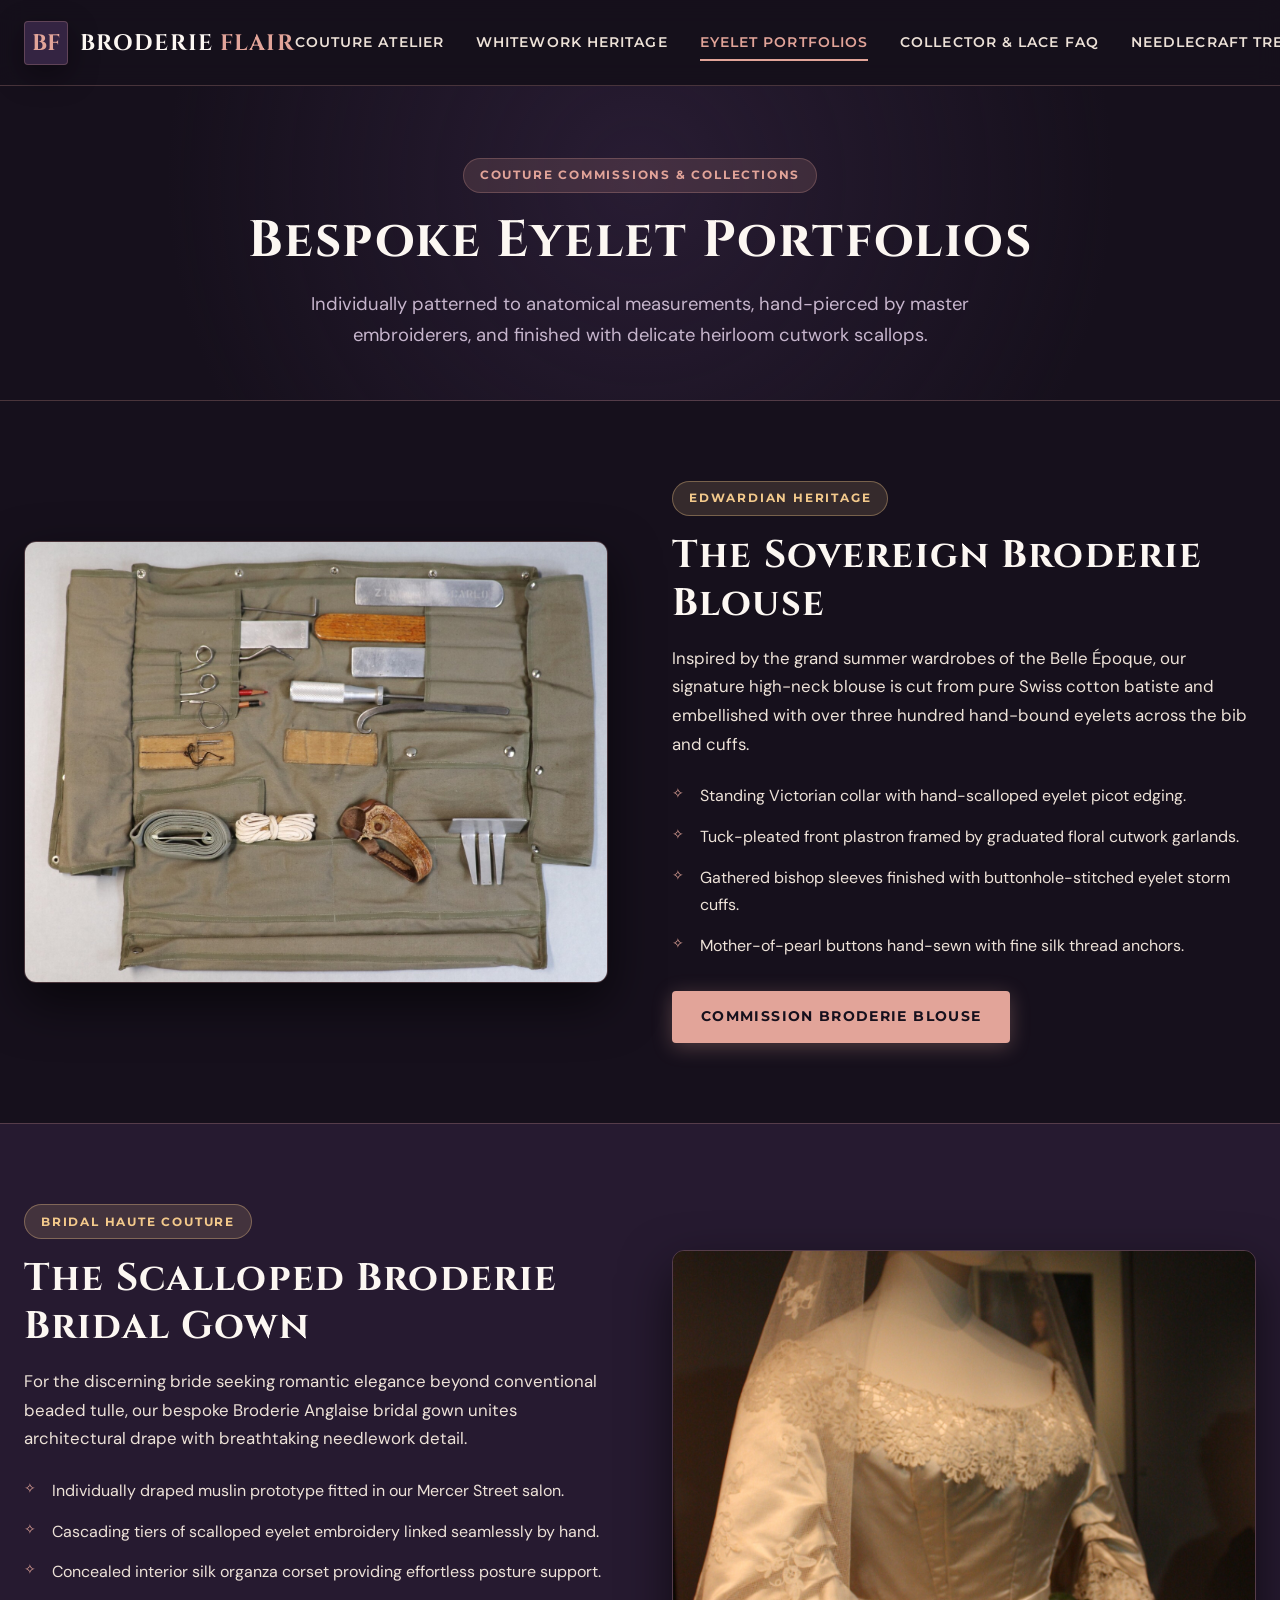
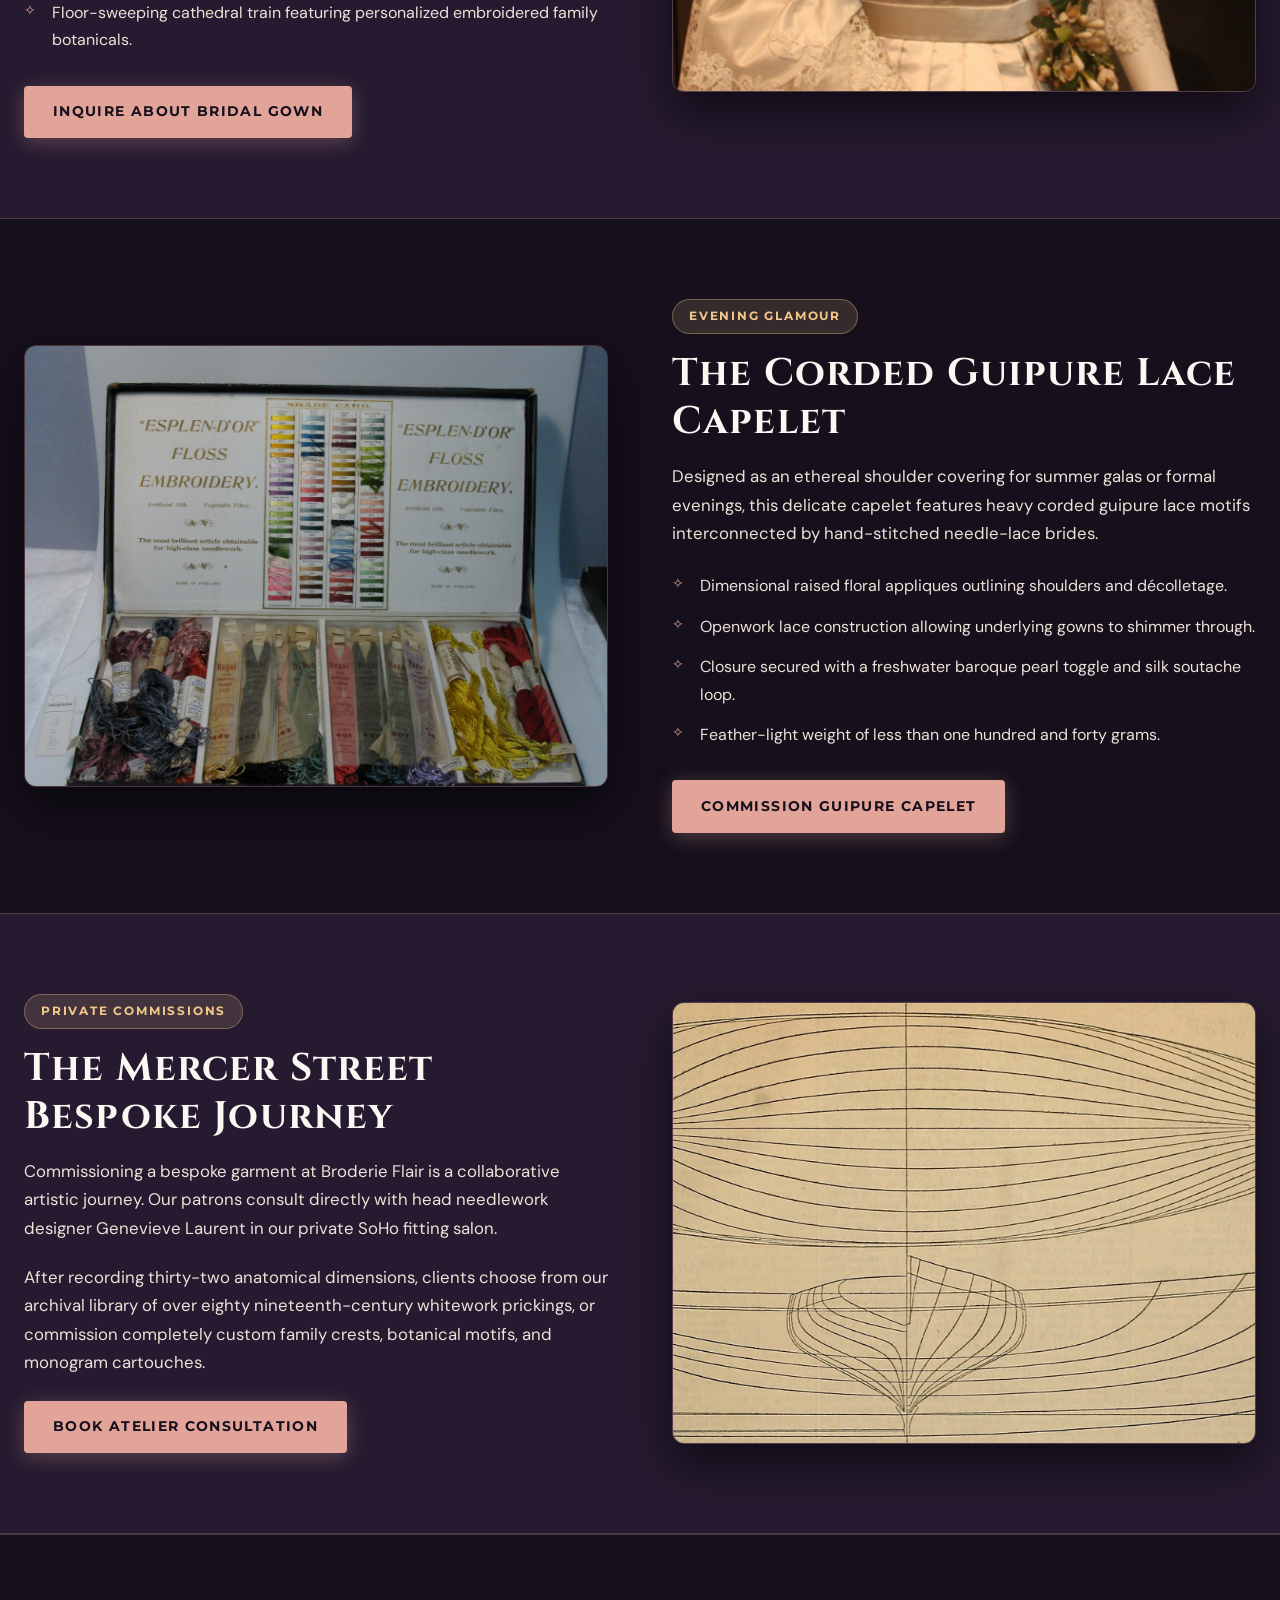
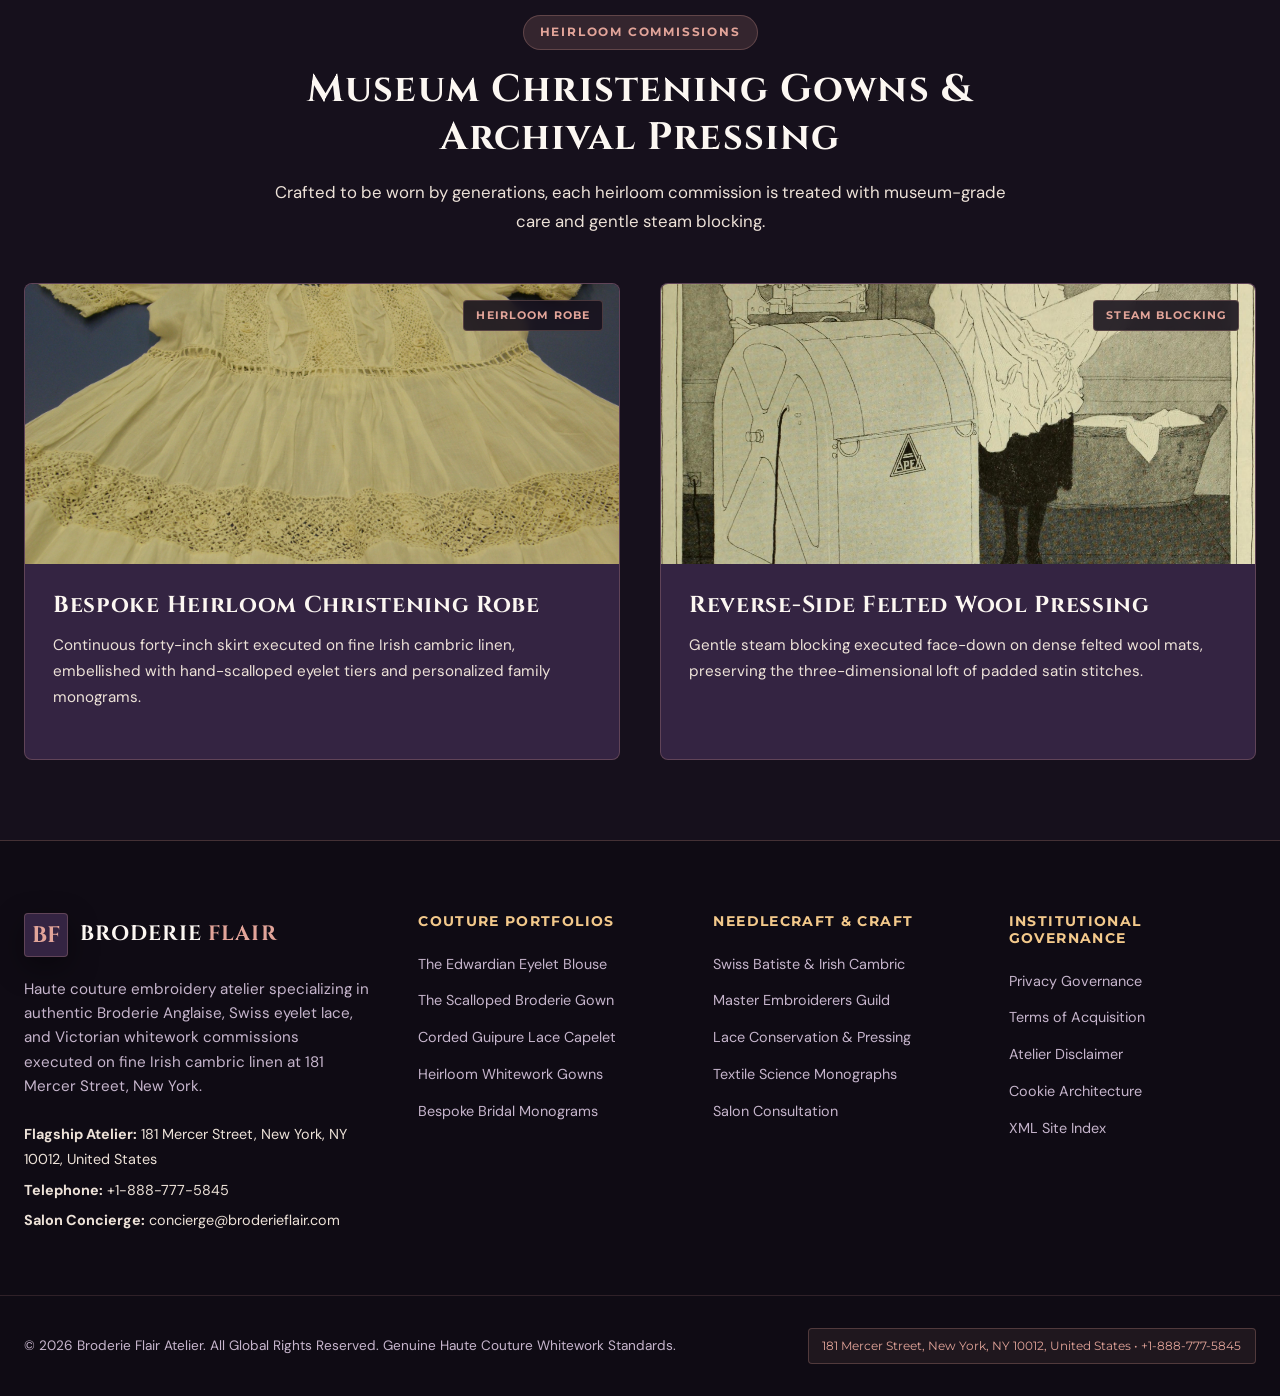
<file: services.html>
<!DOCTYPE html>
<html lang="en">
<head>
    <!-- Google tag (gtag.js) -->
    <script async src="https://www.googletagmanager.com/gtag/js?id=G-0LY0HY7L01"></script>
    <script>
      window.dataLayer = window.dataLayer || [];
      function gtag(){dataLayer.push(arguments);}
      gtag('js', new Date());
      gtag('config', 'G-0LY0HY7L01');
    </script>
    <meta charset="UTF-8">
    <meta name="viewport" content="width=device-width, initial-scale=1.0">
    <link rel="preconnect" href="https://fonts.googleapis.com">
    <link rel="preconnect" href="https://fonts.gstatic.com" crossorigin>
    <link href="https://fonts.googleapis.com/css2?family=Cinzel:wght@400;600;700;900&family=DM+Sans:ital,wght@0,300;0,400;0,500;0,700;1,400&family=Montserrat:wght@500;600;700&display=swap" rel="stylesheet">

    <title>Bespoke Eyelet Portfolios &amp; Whitework Commissions | Broderie Flair</title>
    <meta name="description" content="Explore custom Broderie Anglaise blouses, scalloped eyelet lace bridal gowns, heirloom christening robes, and bespoke monograms at Broderie Flair, New York.">
    <link rel="stylesheet" href="assets/css/style.css">
</head>
<body>
    <!-- Site Header -->
    <header class="site-header">
        <div class="container header-inner">
            <a href="index.html" class="brand-wrapper">
                <div class="brand-crest">BF</div>
                <div class="brand-title">BRODERIE <span>FLAIR</span></div>
            </a>
            <nav class="nav-menu" aria-label="Main Navigation">
                <a href="index.html" class="nav-link">Couture Atelier</a>
                <a href="about.html" class="nav-link">Whitework Heritage</a>
                <a href="services.html" class="nav-link active">Eyelet Portfolios</a>
                <a href="faq.html" class="nav-link">Collector &amp; Lace FAQ</a>
                <a href="blog.html" class="nav-link">Needlecraft Treatises</a>
            </nav>
            <div class="header-actions">
                <a href="contact.html" class="btn btn-primary">Commission Bespoke Lace</a>
                <button class="drawer-toggle" id="drawer-toggle" aria-label="Toggle Navigation Menu">&#9776;</button>
            </div>
        </div>
    </header>

    <!-- Mobile Drawer -->
    <div class="mobile-drawer" id="mobile-drawer" aria-label="Mobile Navigation Menu">
        <a href="index.html">Couture Atelier</a>
        <a href="about.html">Whitework Heritage</a>
        <a href="services.html">Eyelet Portfolios</a>
        <a href="faq.html">Collector &amp; Lace FAQ</a>
        <a href="blog.html">Needlecraft Treatises</a>
        <a href="contact.html" style="color: var(--color-rose); font-weight: 700; margin-top: 1rem;">Commission Bespoke Lace &rarr;</a>
    </div>


    <main class="main-content">
        <div class="page-masthead">
            <div class="container">
                <span class="category-badge">Couture Commissions &amp; Collections</span>
                <h1 class="page-title">Bespoke Eyelet Portfolios</h1>
                <p class="page-subtitle">Individually patterned to anatomical measurements, hand-pierced by master embroiderers, and finished with delicate heirloom cutwork scallops.</p>
            </div>
        </div>

        <section class="section-py" id="anglaise-blouse">
            <div class="container">
                <div class="feature-split">
                    <div class="feature-img-wrap">
                        <img src="assets/images/broderie-stiletto-eyelet-punching-tool.jpg" alt="Vintage bone stiletto tool and fine embroidery needlework">
                    </div>
                    <div>
                        <span class="badge-gold">Edwardian Heritage</span>
                        <h2>The Sovereign Broderie Blouse</h2>
                        <p>
                            Inspired by the grand summer wardrobes of the Belle &Eacute;poque, our signature high-neck blouse is cut from pure Swiss cotton batiste and embellished with over three hundred hand-bound eyelets across the bib and cuffs.
                        </p>
                        <ul class="feature-list">
                            <li>Standing Victorian collar with hand-scalloped eyelet picot edging.</li>
                            <li>Tuck-pleated front plastron framed by graduated floral cutwork garlands.</li>
                            <li>Gathered bishop sleeves finished with buttonhole-stitched eyelet storm cuffs.</li>
                            <li>Mother-of-pearl buttons hand-sewn with fine silk thread anchors.</li>
                        </ul>
                        <div style="margin-top: 1.5rem;">
                            <a href="contact.html" class="btn btn-primary">Commission Broderie Blouse</a>
                        </div>
                    </div>
                </div>
            </div>
        </section>

        <section class="section-py" id="scallop-gown" style="background: var(--bg-secondary); border-top: 1px solid var(--border-subtle); border-bottom: 1px solid var(--border-subtle);">
            <div class="container">
                <div class="feature-split reverse">
                    <div class="feature-img-wrap">
                        <img src="assets/images/broderie-couture-mannequin-lace-gown.jpg" alt="Haute couture eyelet lace bridal gown">
                    </div>
                    <div>
                        <span class="badge-gold">Bridal Haute Couture</span>
                        <h2>The Scalloped Broderie Bridal Gown</h2>
                        <p>
                            For the discerning bride seeking romantic elegance beyond conventional beaded tulle, our bespoke Broderie Anglaise bridal gown unites architectural drape with breathtaking needlework detail.
                        </p>
                        <ul class="feature-list">
                            <li>Individually draped muslin prototype fitted in our Mercer Street salon.</li>
                            <li>Cascading tiers of scalloped eyelet embroidery linked seamlessly by hand.</li>
                            <li>Concealed interior silk organza corset providing effortless posture support.</li>
                            <li>Floor-sweeping cathedral train featuring personalized embroidered family botanicals.</li>
                        </ul>
                        <div style="margin-top: 1.5rem;">
                            <a href="contact.html" class="btn btn-primary">Inquire About Bridal Gown</a>
                        </div>
                    </div>
                </div>
            </div>
        </section>

        <section class="section-py" id="guipure-capelet">
            <div class="container">
                <div class="feature-split">
                    <div class="feature-img-wrap">
                        <img src="assets/images/broderie-silk-threads-floss-skeins.jpg" alt="Fine spools and skeins of silk and cotton embroidery floss">
                    </div>
                    <div>
                        <span class="badge-gold">Evening Glamour</span>
                        <h2>The Corded Guipure Lace Capelet</h2>
                        <p>
                            Designed as an ethereal shoulder covering for summer galas or formal evenings, this delicate capelet features heavy corded guipure lace motifs interconnected by hand-stitched needle-lace brides.
                        </p>
                        <ul class="feature-list">
                            <li>Dimensional raised floral appliques outlining shoulders and d&eacute;colletage.</li>
                            <li>Openwork lace construction allowing underlying gowns to shimmer through.</li>
                            <li>Closure secured with a freshwater baroque pearl toggle and silk soutache loop.</li>
                            <li>Feather-light weight of less than one hundred and forty grams.</li>
                        </ul>
                        <div style="margin-top: 1.5rem;">
                            <a href="contact.html" class="btn btn-primary">Commission Guipure Capelet</a>
                        </div>
                    </div>
                </div>
            </div>
        </section>

        <section class="section-py" id="bespoke" style="background: var(--bg-secondary); border-top: 1px solid var(--border-subtle); border-bottom: 1px solid var(--border-subtle);">
            <div class="container">
                <div class="feature-split reverse">
                    <div class="feature-img-wrap">
                        <img src="assets/images/broderie-salon-fitting-mirror-chandelier.jpg" alt="Private couture fitting salon with gilded mirror and chandelier">
                    </div>
                    <div>
                        <span class="badge-gold">Private Commissions</span>
                        <h2>The Mercer Street Bespoke Journey</h2>
                        <p>
                            Commissioning a bespoke garment at Broderie Flair is a collaborative artistic journey. Our patrons consult directly with head needlework designer Genevieve Laurent in our private SoHo fitting salon.
                        </p>
                        <p>
                            After recording thirty-two anatomical dimensions, clients choose from our archival library of over eighty nineteenth-century whitework prickings, or commission completely custom family crests, botanical motifs, and monogram cartouches.
                        </p>
                        <div style="margin-top: 1.5rem;">
                            <a href="contact.html" class="btn btn-primary">Book Atelier Consultation</a>
                        </div>
                    </div>
                </div>
            </div>
        </section>
    
        <!-- Heirloom Christening & Conservation Pressing Showcase -->
        <section class="section-py" id="heirloom-christening" style="background: var(--bg-primary); border-top: 1px solid var(--border-subtle);">
            <div class="container">
                <div class="text-center" style="max-width: 750px; margin: 0 auto 3rem;">
                    <span class="category-badge">Heirloom Commissions</span>
                    <h2>Museum Christening Gowns &amp; Archival Pressing</h2>
                    <p>Crafted to be worn by generations, each heirloom commission is treated with museum-grade care and gentle steam blocking.</p>
                </div>
                <div class="card-grid-2">
                    <div class="broderie-card">
                        <div class="card-img-wrap">
                            <img src="assets/images/broderie-heirloom-christening-gown-lace.jpg" alt="Heirloom Edwardian lace christening gown" class="card-img">
                            <span class="card-tag">Heirloom Robe</span>
                        </div>
                        <div class="card-body">
                            <h3>Bespoke Heirloom Christening Robe</h3>
                            <p>Continuous forty-inch skirt executed on fine Irish cambric linen, embellished with hand-scalloped eyelet tiers and personalized family monograms.</p>
                        </div>
                    </div>
                    <div class="broderie-card">
                        <div class="card-img-wrap">
                            <img src="assets/images/broderie-steam-ironing-delicate-lace.jpg" alt="Delicate steam pressing of eyelet lace over felted mat" class="card-img">
                            <span class="card-tag">Steam Blocking</span>
                        </div>
                        <div class="card-body">
                            <h3>Reverse-Side Felted Wool Pressing</h3>
                            <p>Gentle steam blocking executed face-down on dense felted wool mats, preserving the three-dimensional loft of padded satin stitches.</p>
                        </div>
                    </div>
                </div>
            </div>
        </section>

    </main>

    <!-- Site Footer -->
    <footer class="site-footer">
        <div class="container footer-grid">
            <div class="footer-col brand-col">
                <div class="footer-logo">
                    <div class="brand-crest">BF</div>
                    <div class="brand-title" style="font-size: 1.3rem;">BRODERIE <span>FLAIR</span></div>
                </div>
                <p class="footer-bio">
                    Haute couture embroidery atelier specializing in authentic Broderie Anglaise, Swiss eyelet lace, and Victorian whitework commissions executed on fine Irish cambric linen at 181 Mercer Street, New York.
                </p>
                <div class="footer-contact-details">
                    <p><strong>Flagship Atelier:</strong> 181 Mercer Street, New York, NY 10012, United States</p>
                    <p><strong>Telephone:</strong> +1-888-777-5845</p>
                    <p><strong>Salon Concierge:</strong> concierge@broderieflair.com</p>
                </div>
            </div>

            <div class="footer-col">
                <h4 class="footer-heading">Couture Portfolios</h4>
                <ul class="footer-links">
                    <li><a href="services.html#anglaise-blouse">The Edwardian Eyelet Blouse</a></li>
                    <li><a href="services.html#scallop-gown">The Scalloped Broderie Gown</a></li>
                    <li><a href="services.html#guipure-capelet">Corded Guipure Lace Capelet</a></li>
                    <li><a href="services.html#heirloom-christening">Heirloom Whitework Gowns</a></li>
                    <li><a href="services.html#bespoke">Bespoke Bridal Monograms</a></li>
                </ul>
            </div>

            <div class="footer-col">
                <h4 class="footer-heading">Needlecraft &amp; Craft</h4>
                <ul class="footer-links">
                    <li><a href="about.html">Swiss Batiste &amp; Irish Cambric</a></li>
                    <li><a href="about.html#guild">Master Embroiderers Guild</a></li>
                    <li><a href="faq.html">Lace Conservation &amp; Pressing</a></li>
                    <li><a href="blog.html">Textile Science Monographs</a></li>
                    <li><a href="contact.html">Salon Consultation</a></li>
                </ul>
            </div>

            <div class="footer-col">
                <h4 class="footer-heading">Institutional Governance</h4>
                <ul class="footer-links">
                    <li><a href="privacy-policy.html">Privacy Governance</a></li>
                    <li><a href="terms-and-conditions.html">Terms of Acquisition</a></li>
                    <li><a href="disclaimer.html">Atelier Disclaimer</a></li>
                    <li><a href="cookie-policy.html">Cookie Architecture</a></li>
                    <li><a href="sitemap.xml">XML Site Index</a></li>
                </ul>
            </div>
        </div>

        <div class="footer-bottom">
            <div class="container footer-bottom-inner">
                <p>&copy; 2026 Broderie Flair Atelier. All Global Rights Reserved. Genuine Haute Couture Whitework Standards.</p>
                <div class="institutional-badge">
                    <span>181 Mercer Street, New York, NY 10012, United States</span> &bull; <span>+1-888-777-5845</span>
                </div>
            </div>
        </div>
    </footer>

    <script src="assets/js/main.js"></script>

</body>
</html>
</file>
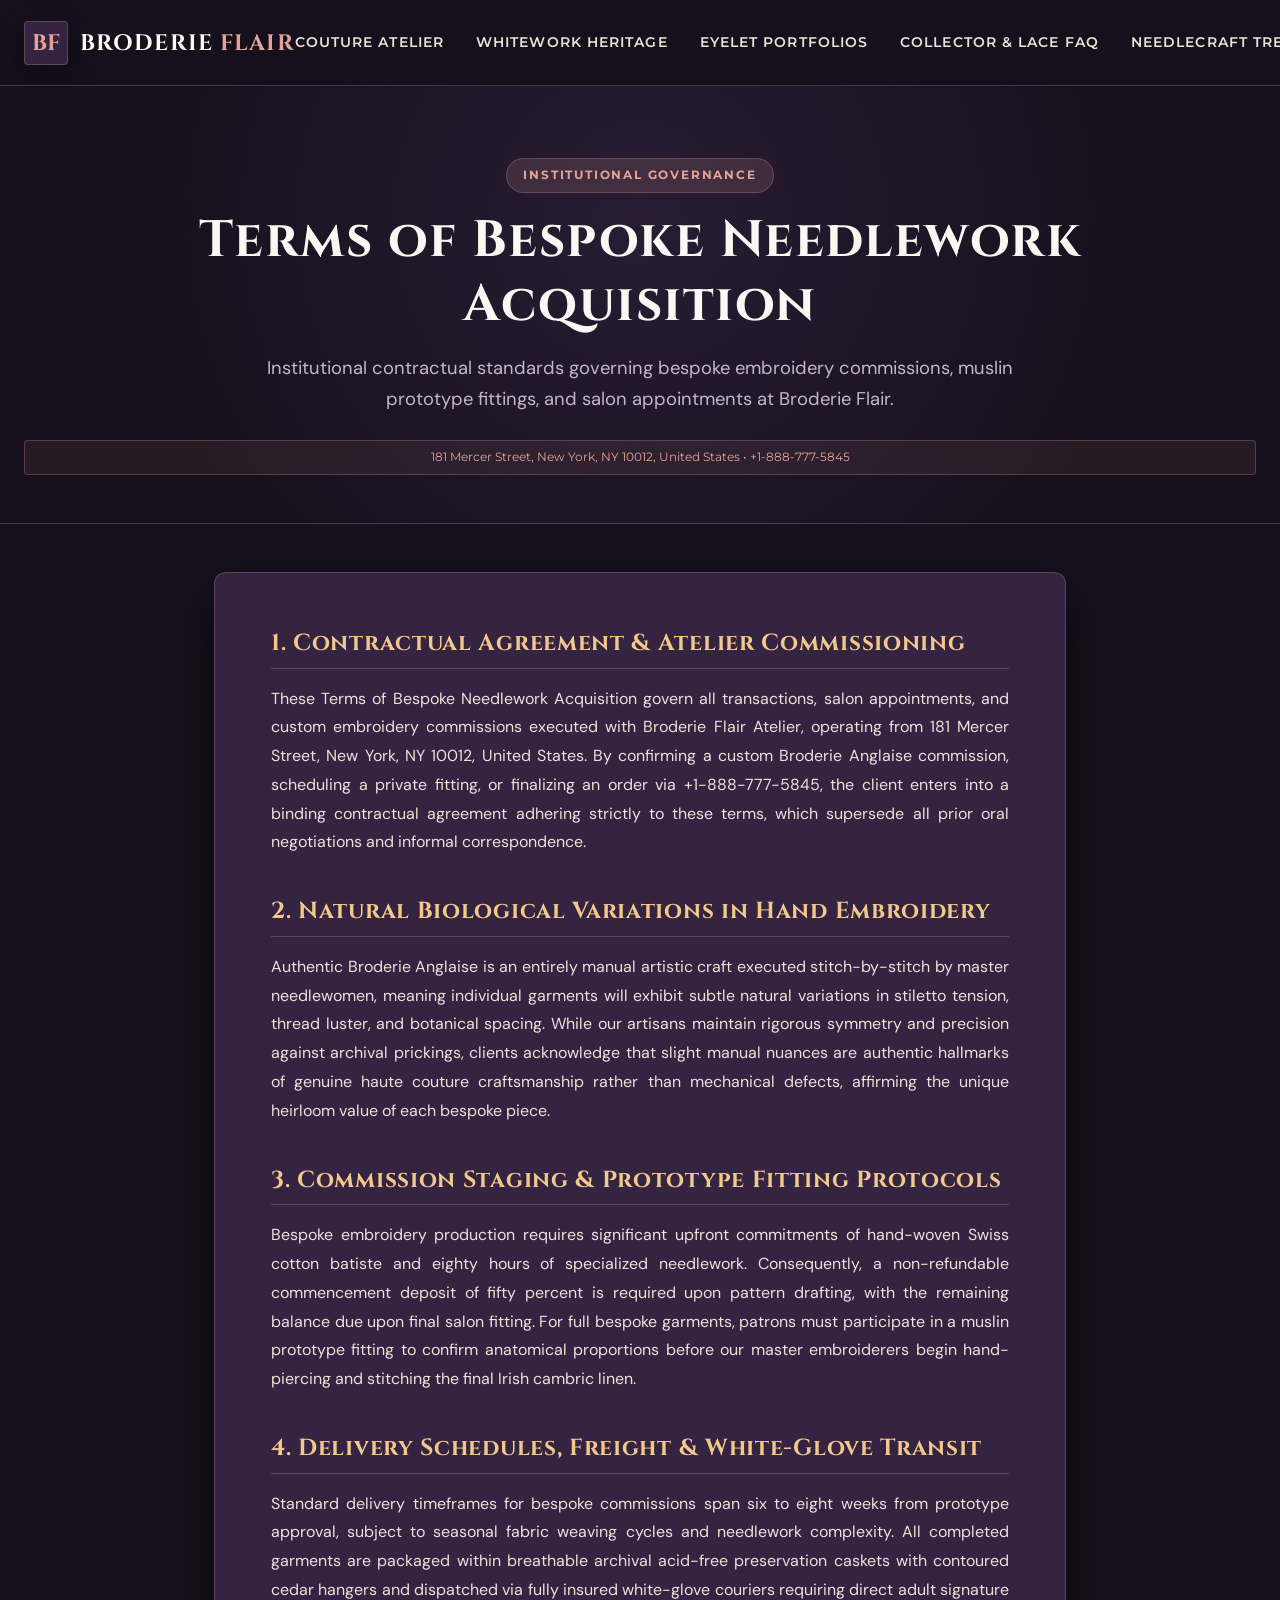
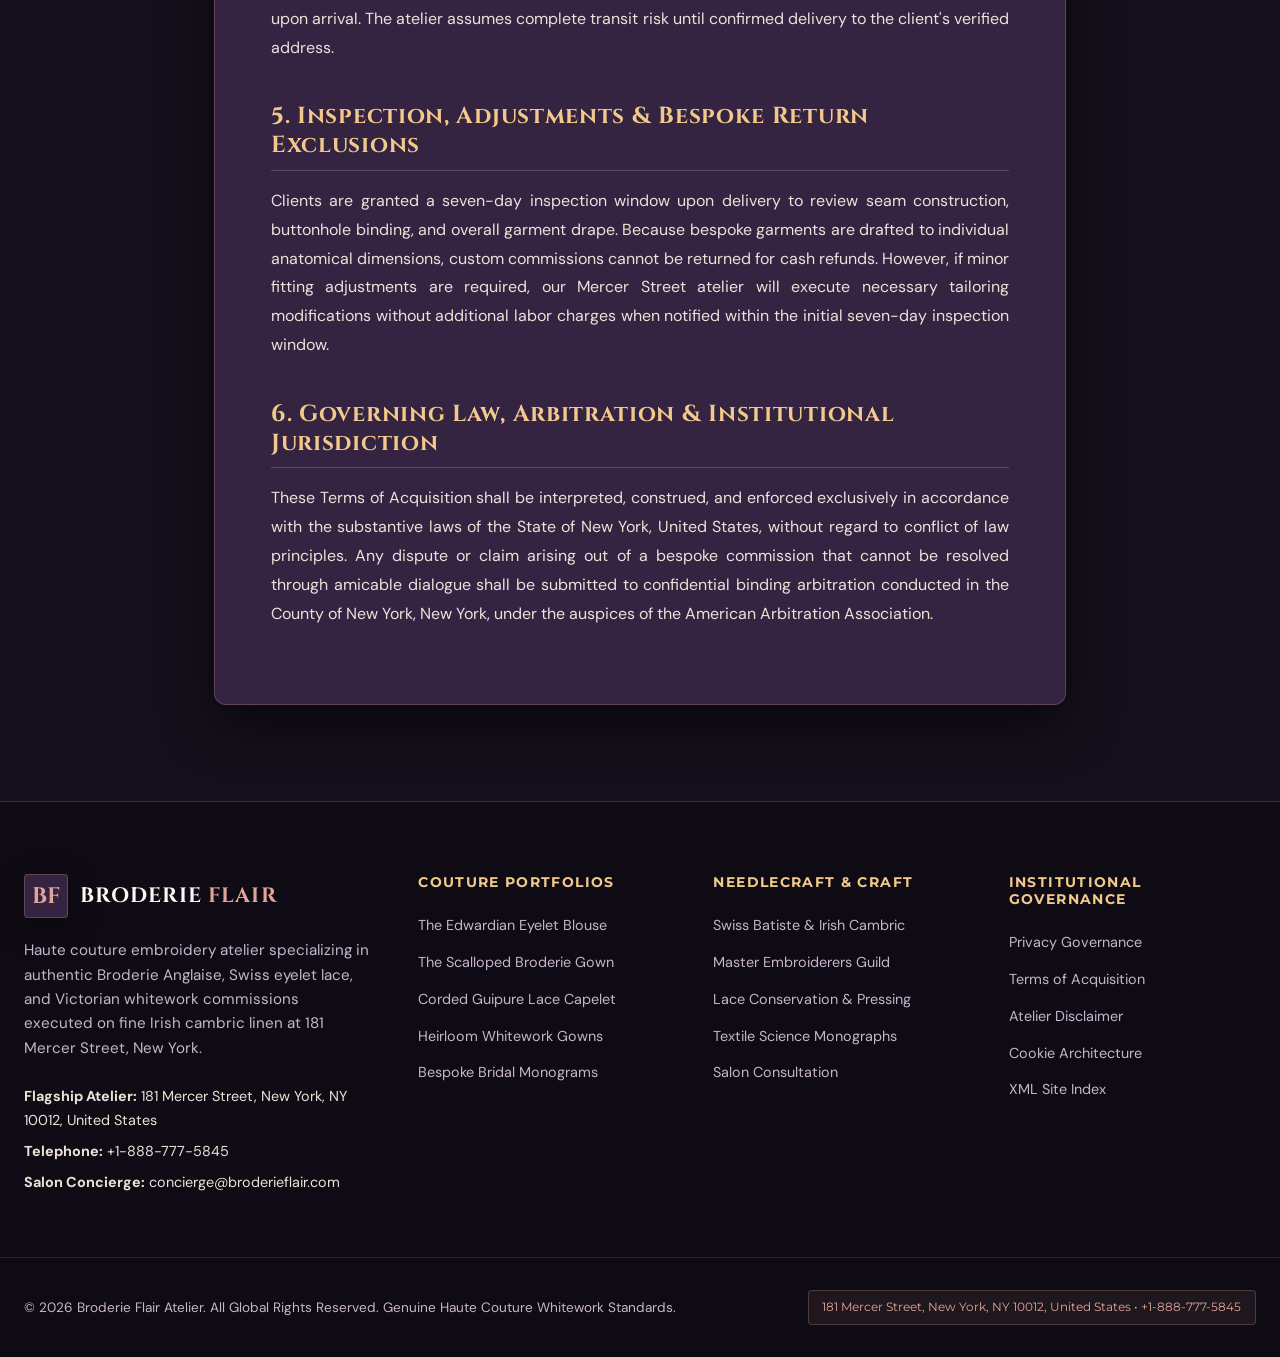
<file: terms-and-conditions.html>
<!DOCTYPE html>
<html lang="en">
<head>
    <!-- Google tag (gtag.js) -->
    <script async src="https://www.googletagmanager.com/gtag/js?id=G-0LY0HY7L01"></script>
    <script>
      window.dataLayer = window.dataLayer || [];
      function gtag(){dataLayer.push(arguments);}
      gtag('js', new Date());
      gtag('config', 'G-0LY0HY7L01');
    </script>
    <meta charset="UTF-8">
    <meta name="viewport" content="width=device-width, initial-scale=1.0">
    <link rel="preconnect" href="https://fonts.googleapis.com">
    <link rel="preconnect" href="https://fonts.gstatic.com" crossorigin>
    <link href="https://fonts.googleapis.com/css2?family=Cinzel:wght@400;600;700;900&family=DM+Sans:ital,wght@0,300;0,400;0,500;0,700;1,400&family=Montserrat:wght@500;600;700&display=swap" rel="stylesheet">

    <title>Terms of Bespoke Needlework Acquisition | Broderie Flair Atelier</title>
    <meta name="description" content="Institutional contractual standards governing bespoke embroidery commissions, muslin prototype fittings, and salon appointments at Broderie Flair.">
    <link rel="stylesheet" href="assets/css/style.css">
</head>
<body>
    <!-- Site Header -->
    <header class="site-header">
        <div class="container header-inner">
            <a href="index.html" class="brand-wrapper">
                <div class="brand-crest">BF</div>
                <div class="brand-title">BRODERIE <span>FLAIR</span></div>
            </a>
            <nav class="nav-menu" aria-label="Main Navigation">
                <a href="index.html" class="nav-link">Couture Atelier</a>
                <a href="about.html" class="nav-link">Whitework Heritage</a>
                <a href="services.html" class="nav-link">Eyelet Portfolios</a>
                <a href="faq.html" class="nav-link">Collector &amp; Lace FAQ</a>
                <a href="blog.html" class="nav-link">Needlecraft Treatises</a>
            </nav>
            <div class="header-actions">
                <a href="contact.html" class="btn btn-primary">Commission Bespoke Lace</a>
                <button class="drawer-toggle" id="drawer-toggle" aria-label="Toggle Navigation Menu">&#9776;</button>
            </div>
        </div>
    </header>

    <!-- Mobile Drawer -->
    <div class="mobile-drawer" id="mobile-drawer" aria-label="Mobile Navigation Menu">
        <a href="index.html">Couture Atelier</a>
        <a href="about.html">Whitework Heritage</a>
        <a href="services.html">Eyelet Portfolios</a>
        <a href="faq.html">Collector &amp; Lace FAQ</a>
        <a href="blog.html">Needlecraft Treatises</a>
        <a href="contact.html" style="color: var(--color-rose); font-weight: 700; margin-top: 1rem;">Commission Bespoke Lace &rarr;</a>
    </div>


    <main class="main-content">
        <div class="page-masthead">
            <div class="container text-center">
                <span class="category-badge">Institutional Governance</span>
                <h1 class="page-title">Terms of Bespoke Needlework Acquisition</h1>
                <p class="page-subtitle">Institutional contractual standards governing bespoke embroidery commissions, muslin prototype fittings, and salon appointments at Broderie Flair.</p>
                <div class="institutional-badge" style="margin-top: 1.5rem;">
                    <span>181 Mercer Street, New York, NY 10012, United States</span> &bull; <span>+1-888-777-5845</span>
                </div>
            </div>
        </div>

        <div class="container legal-layout">
            <article class="legal-body">

                <section class="legal-section">
                    <h2>1. Contractual Agreement & Atelier Commissioning</h2>
                    <p>These Terms of Bespoke Needlework Acquisition govern all transactions, salon appointments, and custom embroidery commissions executed with Broderie Flair Atelier, operating from 181 Mercer Street, New York, NY 10012, United States. By confirming a custom Broderie Anglaise commission, scheduling a private fitting, or finalizing an order via +1-888-777-5845, the client enters into a binding contractual agreement adhering strictly to these terms, which supersede all prior oral negotiations and informal correspondence.</p>
                </section>
                <section class="legal-section">
                    <h2>2. Natural Biological Variations in Hand Embroidery</h2>
                    <p>Authentic Broderie Anglaise is an entirely manual artistic craft executed stitch-by-stitch by master needlewomen, meaning individual garments will exhibit subtle natural variations in stiletto tension, thread luster, and botanical spacing. While our artisans maintain rigorous symmetry and precision against archival prickings, clients acknowledge that slight manual nuances are authentic hallmarks of genuine haute couture craftsmanship rather than mechanical defects, affirming the unique heirloom value of each bespoke piece.</p>
                </section>
                <section class="legal-section">
                    <h2>3. Commission Staging & Prototype Fitting Protocols</h2>
                    <p>Bespoke embroidery production requires significant upfront commitments of hand-woven Swiss cotton batiste and eighty hours of specialized needlework. Consequently, a non-refundable commencement deposit of fifty percent is required upon pattern drafting, with the remaining balance due upon final salon fitting. For full bespoke garments, patrons must participate in a muslin prototype fitting to confirm anatomical proportions before our master embroiderers begin hand-piercing and stitching the final Irish cambric linen.</p>
                </section>
                <section class="legal-section">
                    <h2>4. Delivery Schedules, Freight & White-Glove Transit</h2>
                    <p>Standard delivery timeframes for bespoke commissions span six to eight weeks from prototype approval, subject to seasonal fabric weaving cycles and needlework complexity. All completed garments are packaged within breathable archival acid-free preservation caskets with contoured cedar hangers and dispatched via fully insured white-glove couriers requiring direct adult signature upon arrival. The atelier assumes complete transit risk until confirmed delivery to the client's verified address.</p>
                </section>
                <section class="legal-section">
                    <h2>5. Inspection, Adjustments & Bespoke Return Exclusions</h2>
                    <p>Clients are granted a seven-day inspection window upon delivery to review seam construction, buttonhole binding, and overall garment drape. Because bespoke garments are drafted to individual anatomical dimensions, custom commissions cannot be returned for cash refunds. However, if minor fitting adjustments are required, our Mercer Street atelier will execute necessary tailoring modifications without additional labor charges when notified within the initial seven-day inspection window.</p>
                </section>
                <section class="legal-section">
                    <h2>6. Governing Law, Arbitration & Institutional Jurisdiction</h2>
                    <p>These Terms of Acquisition shall be interpreted, construed, and enforced exclusively in accordance with the substantive laws of the State of New York, United States, without regard to conflict of law principles. Any dispute or claim arising out of a bespoke commission that cannot be resolved through amicable dialogue shall be submitted to confidential binding arbitration conducted in the County of New York, New York, under the auspices of the American Arbitration Association.</p>
                </section>
            </article>
        </div>
    </main>

    <!-- Site Footer -->
    <footer class="site-footer">
        <div class="container footer-grid">
            <div class="footer-col brand-col">
                <div class="footer-logo">
                    <div class="brand-crest">BF</div>
                    <div class="brand-title" style="font-size: 1.3rem;">BRODERIE <span>FLAIR</span></div>
                </div>
                <p class="footer-bio">
                    Haute couture embroidery atelier specializing in authentic Broderie Anglaise, Swiss eyelet lace, and Victorian whitework commissions executed on fine Irish cambric linen at 181 Mercer Street, New York.
                </p>
                <div class="footer-contact-details">
                    <p><strong>Flagship Atelier:</strong> 181 Mercer Street, New York, NY 10012, United States</p>
                    <p><strong>Telephone:</strong> +1-888-777-5845</p>
                    <p><strong>Salon Concierge:</strong> concierge@broderieflair.com</p>
                </div>
            </div>

            <div class="footer-col">
                <h4 class="footer-heading">Couture Portfolios</h4>
                <ul class="footer-links">
                    <li><a href="services.html#anglaise-blouse">The Edwardian Eyelet Blouse</a></li>
                    <li><a href="services.html#scallop-gown">The Scalloped Broderie Gown</a></li>
                    <li><a href="services.html#guipure-capelet">Corded Guipure Lace Capelet</a></li>
                    <li><a href="services.html#heirloom-christening">Heirloom Whitework Gowns</a></li>
                    <li><a href="services.html#bespoke">Bespoke Bridal Monograms</a></li>
                </ul>
            </div>

            <div class="footer-col">
                <h4 class="footer-heading">Needlecraft &amp; Craft</h4>
                <ul class="footer-links">
                    <li><a href="about.html">Swiss Batiste &amp; Irish Cambric</a></li>
                    <li><a href="about.html#guild">Master Embroiderers Guild</a></li>
                    <li><a href="faq.html">Lace Conservation &amp; Pressing</a></li>
                    <li><a href="blog.html">Textile Science Monographs</a></li>
                    <li><a href="contact.html">Salon Consultation</a></li>
                </ul>
            </div>

            <div class="footer-col">
                <h4 class="footer-heading">Institutional Governance</h4>
                <ul class="footer-links">
                    <li><a href="privacy-policy.html">Privacy Governance</a></li>
                    <li><a href="terms-and-conditions.html">Terms of Acquisition</a></li>
                    <li><a href="disclaimer.html">Atelier Disclaimer</a></li>
                    <li><a href="cookie-policy.html">Cookie Architecture</a></li>
                    <li><a href="sitemap.xml">XML Site Index</a></li>
                </ul>
            </div>
        </div>

        <div class="footer-bottom">
            <div class="container footer-bottom-inner">
                <p>&copy; 2026 Broderie Flair Atelier. All Global Rights Reserved. Genuine Haute Couture Whitework Standards.</p>
                <div class="institutional-badge">
                    <span>181 Mercer Street, New York, NY 10012, United States</span> &bull; <span>+1-888-777-5845</span>
                </div>
            </div>
        </div>
    </footer>

    <script src="assets/js/main.js"></script>

</body>
</html>
</file>
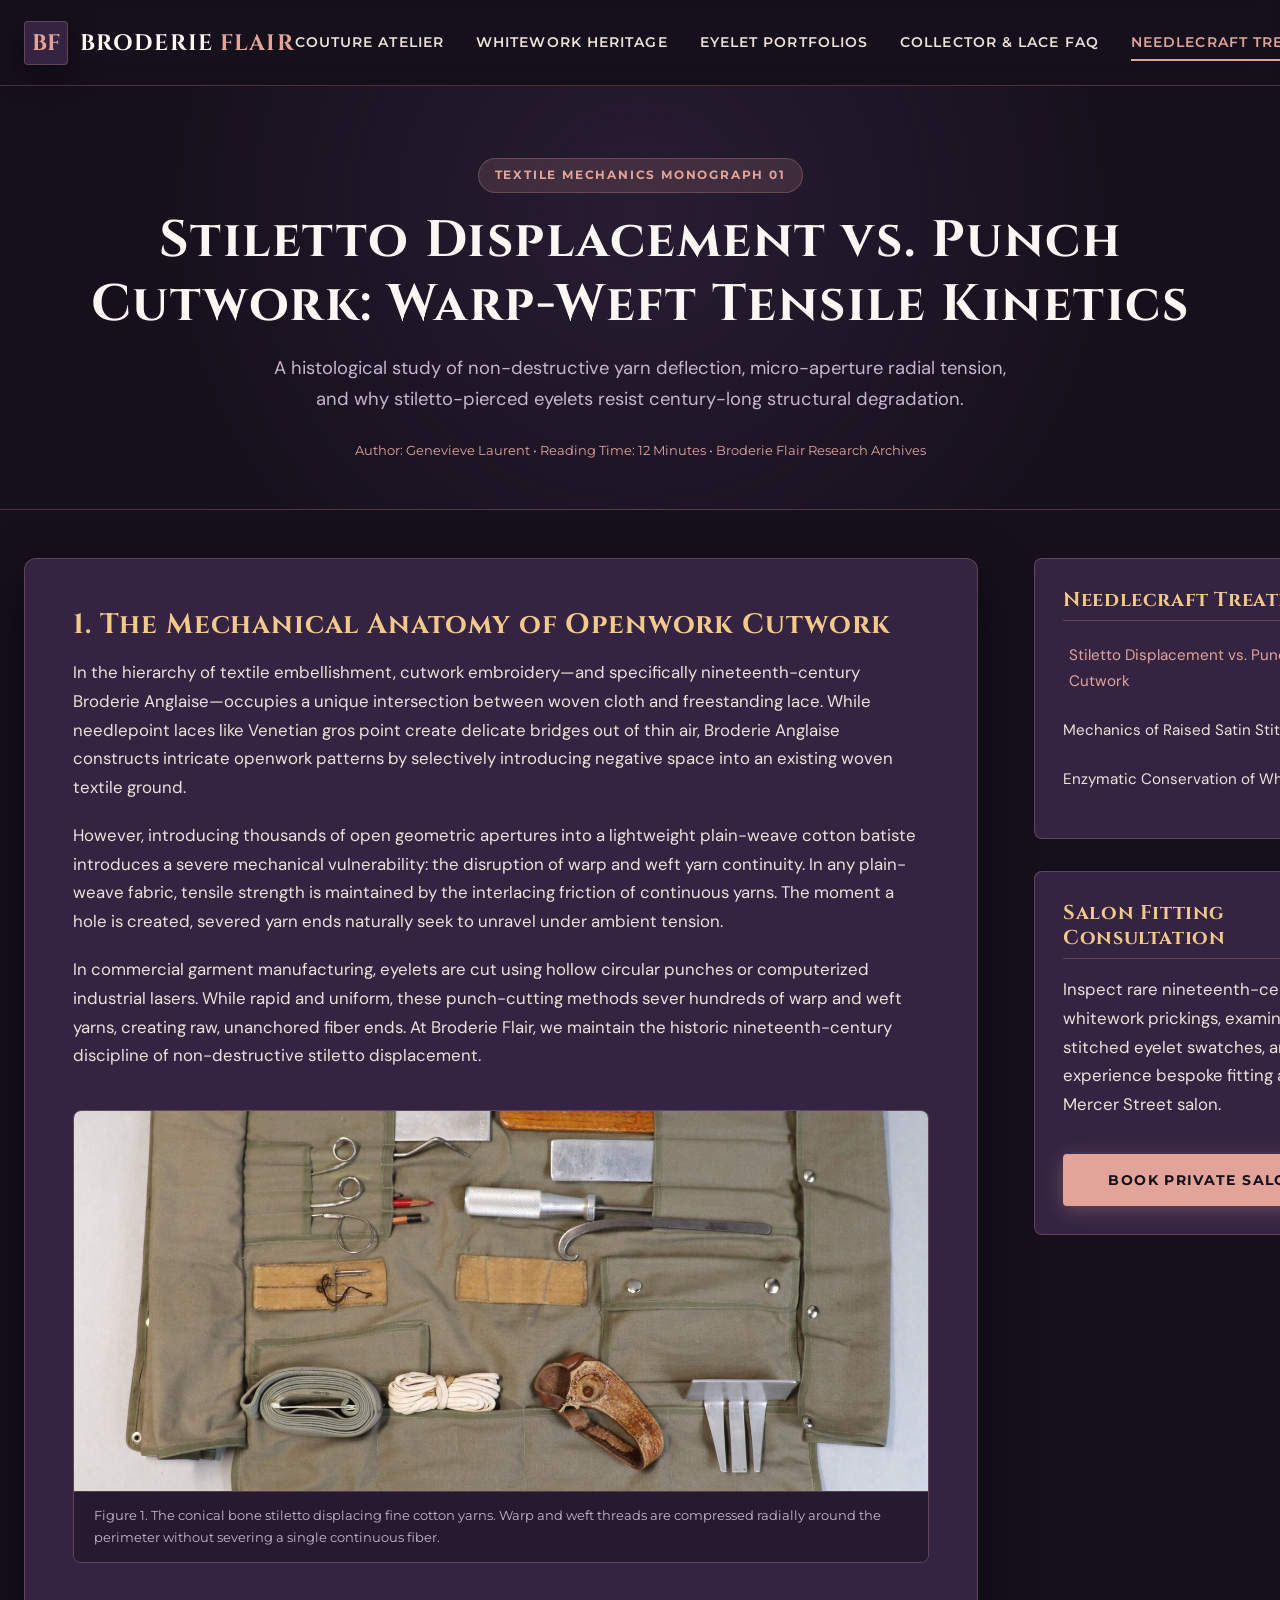
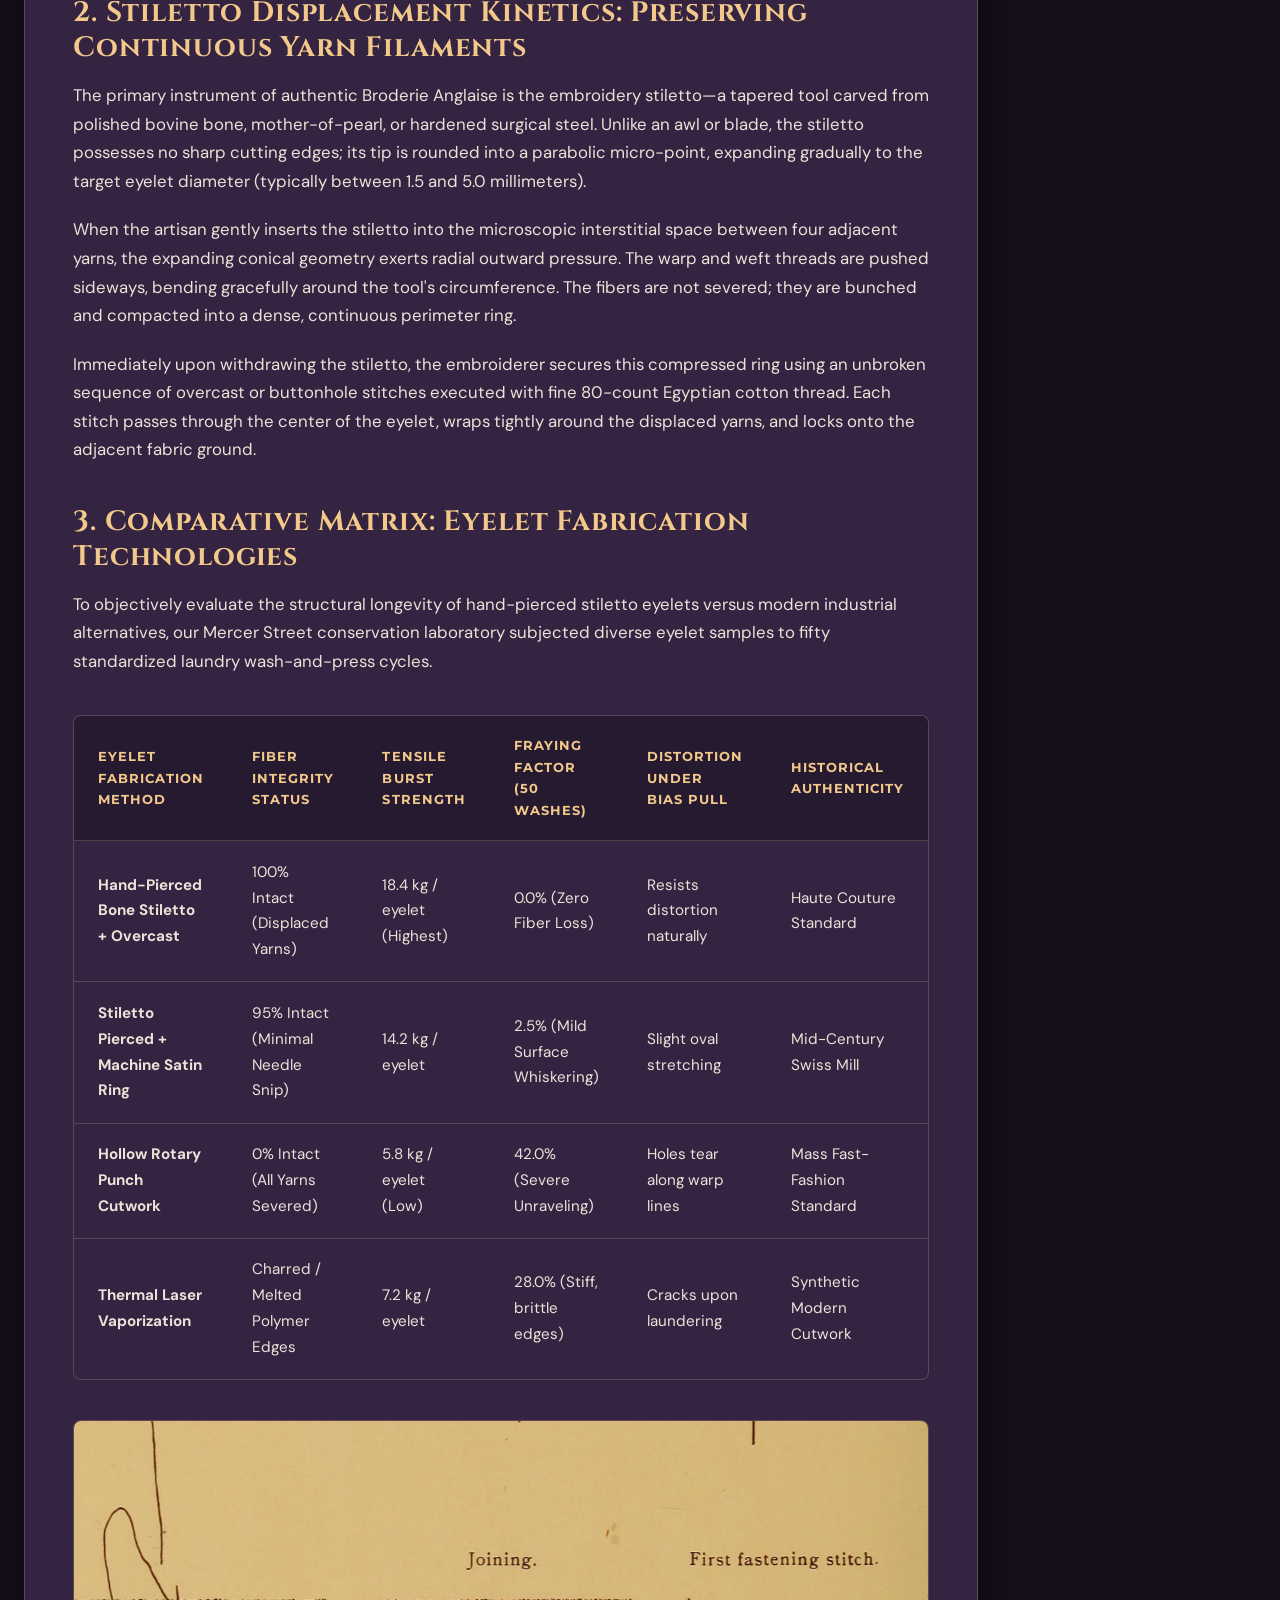
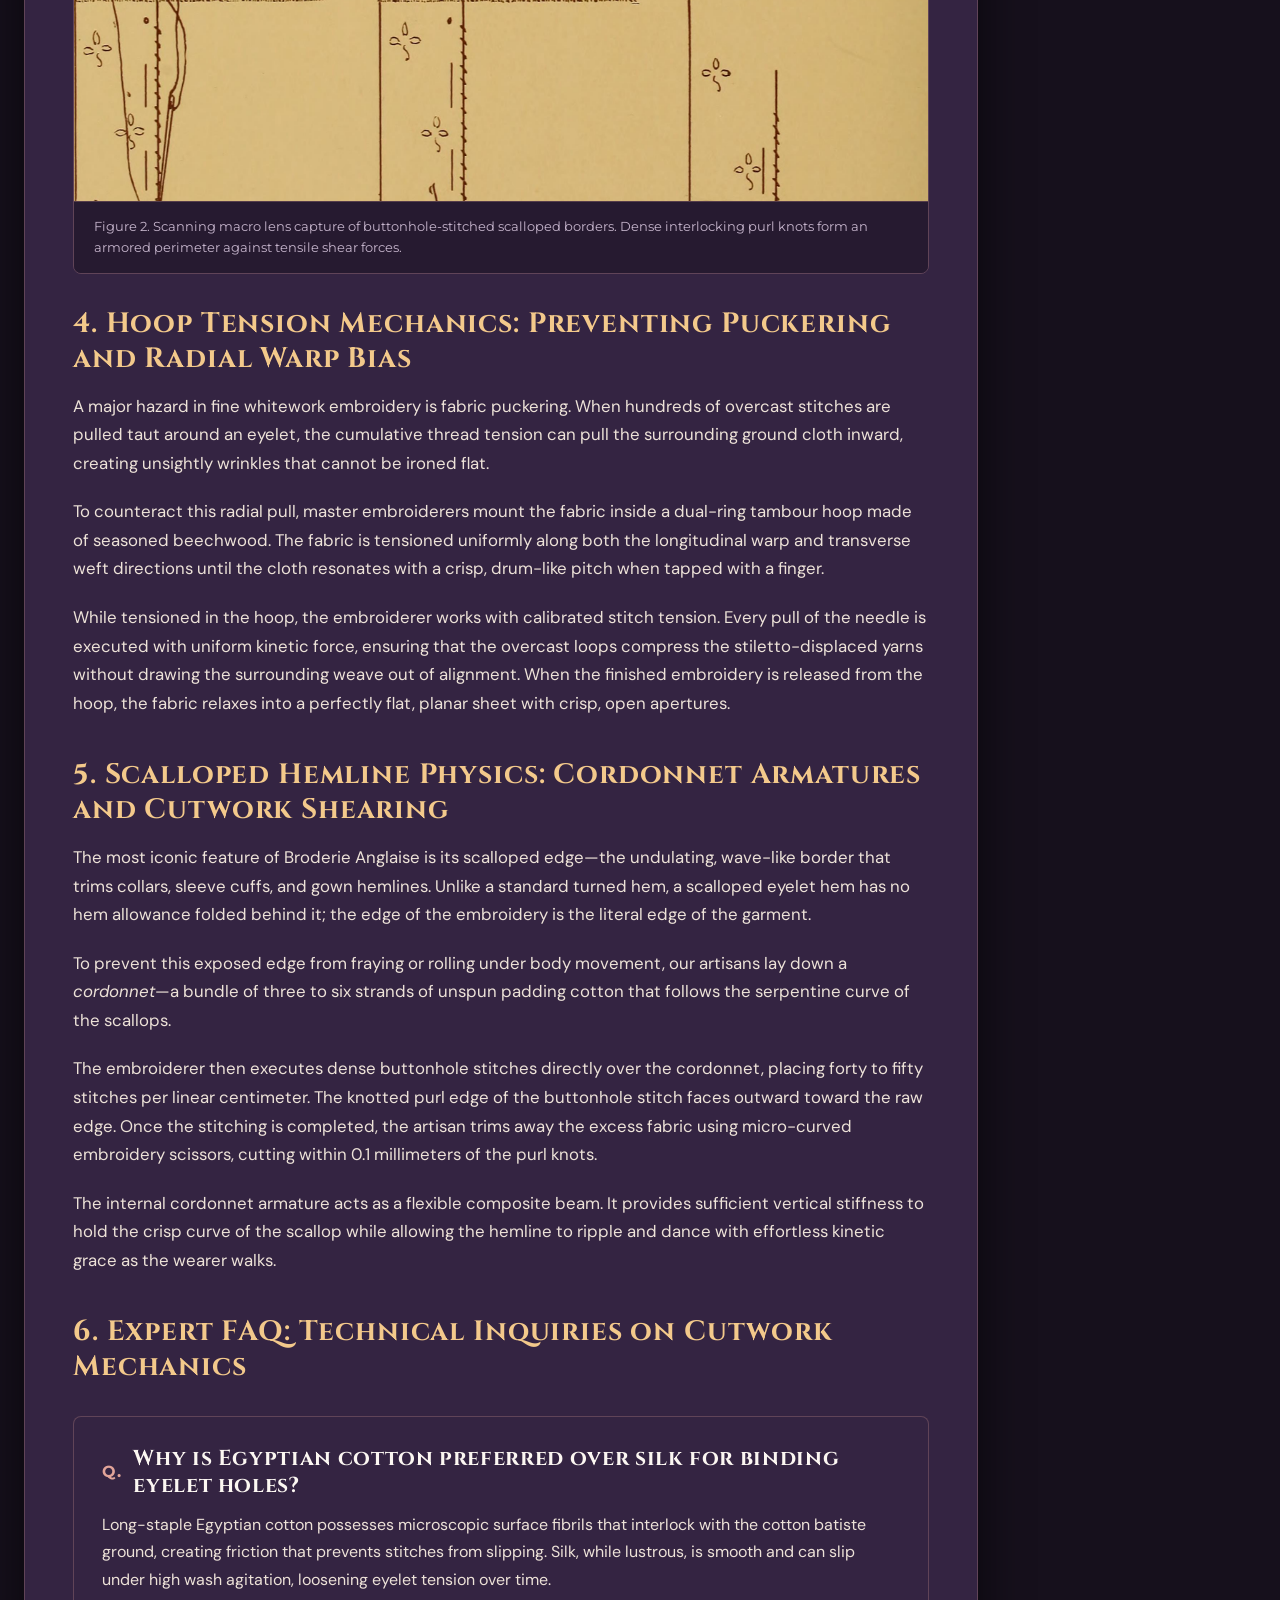
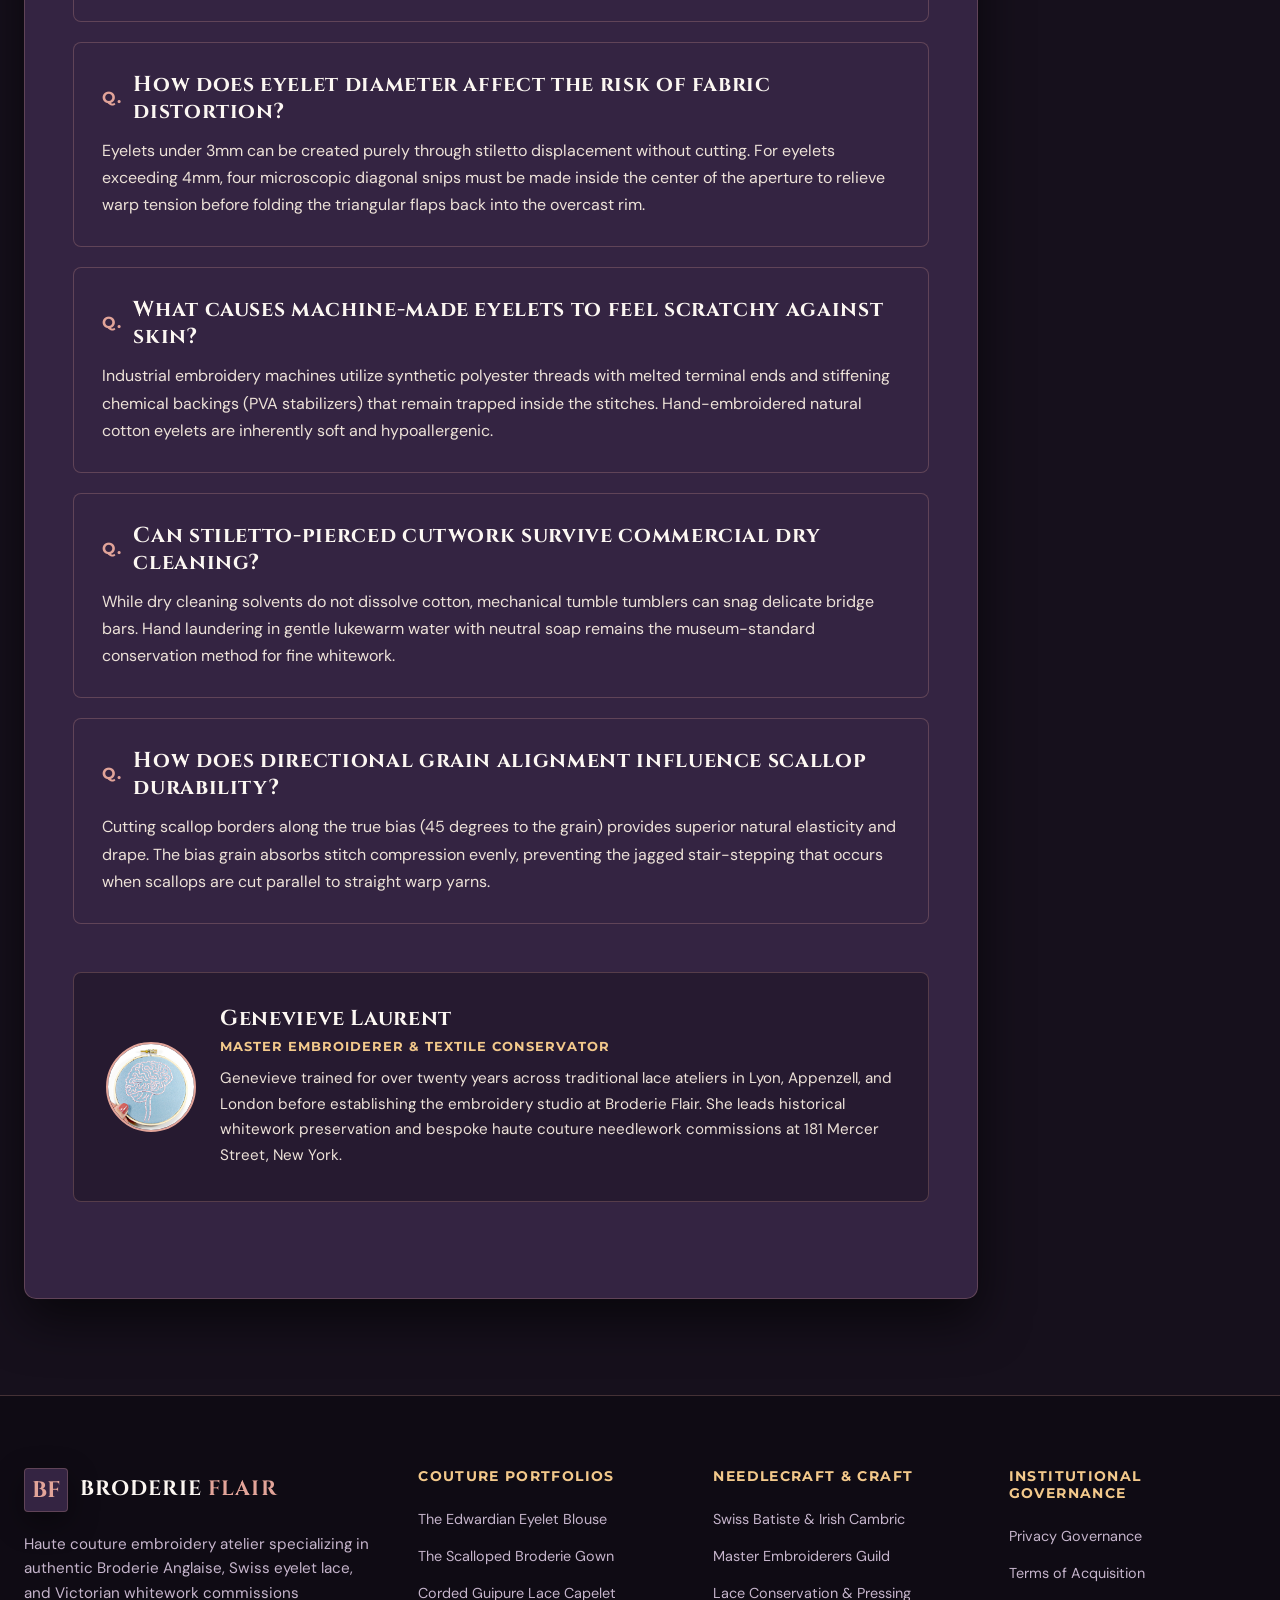
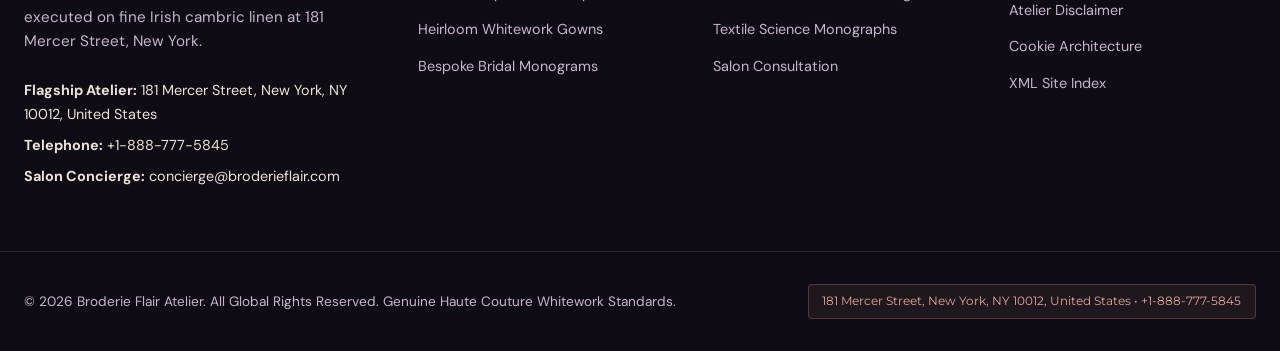
<file: blog/blog-1.html>
<!DOCTYPE html>
<html lang="en">
<head>
    <!-- Google tag (gtag.js) -->
    <script async src="https://www.googletagmanager.com/gtag/js?id=G-0LY0HY7L01"></script>
    <script>
      window.dataLayer = window.dataLayer || [];
      function gtag(){dataLayer.push(arguments);}
      gtag('js', new Date());
      gtag('config', 'G-0LY0HY7L01');
    </script>
    <meta charset="UTF-8">
    <meta name="viewport" content="width=device-width, initial-scale=1.0">
    <link rel="preconnect" href="https://fonts.googleapis.com">
    <link rel="preconnect" href="https://fonts.gstatic.com" crossorigin>
    <link href="https://fonts.googleapis.com/css2?family=Cinzel:wght@400;600;700;900&family=DM+Sans:ital,wght@0,300;0,400;0,500;0,700;1,400&family=Montserrat:wght@500;600;700&display=swap" rel="stylesheet">

    <title>Stiletto Displacement vs. Punch Cutwork: Warp-Weft Tensile Kinetics | Needlecraft Treatises</title>
    <meta name="description" content="Technical textile engineering monograph analyzing warp-weft yarn deflection, buttonhole hoop tension, and fray prevention in Broderie Anglaise.">
    <link rel="stylesheet" href="../assets/css/style.css">
</head>
<body>
    <!-- Site Header -->
    <header class="site-header">
        <div class="container header-inner">
            <a href="../index.html" class="brand-wrapper">
                <div class="brand-crest">BF</div>
                <div class="brand-title">BRODERIE <span>FLAIR</span></div>
            </a>
            <nav class="nav-menu" aria-label="Main Navigation">
                <a href="../index.html" class="nav-link">Couture Atelier</a>
                <a href="../about.html" class="nav-link">Whitework Heritage</a>
                <a href="../services.html" class="nav-link">Eyelet Portfolios</a>
                <a href="../faq.html" class="nav-link">Collector &amp; Lace FAQ</a>
                <a href="../blog.html" class="nav-link active">Needlecraft Treatises</a>
            </nav>
            <div class="header-actions">
                <a href="../contact.html" class="btn btn-primary">Commission Bespoke Lace</a>
                <button class="drawer-toggle" id="drawer-toggle" aria-label="Toggle Navigation Menu">&#9776;</button>
            </div>
        </div>
    </header>

    <!-- Mobile Drawer -->
    <div class="mobile-drawer" id="mobile-drawer" aria-label="Mobile Navigation Menu">
        <a href="../index.html">Couture Atelier</a>
        <a href="../about.html">Whitework Heritage</a>
        <a href="../services.html">Eyelet Portfolios</a>
        <a href="../faq.html">Collector &amp; Lace FAQ</a>
        <a href="../blog.html">Needlecraft Treatises</a>
        <a href="../contact.html" style="color: var(--color-rose); font-weight: 700; margin-top: 1rem;">Commission Bespoke Lace &rarr;</a>
    </div>


    <main class="main-content">
        <div class="page-masthead">
            <div class="container">
                <span class="category-badge">Textile Mechanics Monograph 01</span>
                <h1 class="page-title">Stiletto Displacement vs. Punch Cutwork: Warp-Weft Tensile Kinetics</h1>
                <p class="page-subtitle">A histological study of non-destructive yarn deflection, micro-aperture radial tension, and why stiletto-pierced eyelets resist century-long structural degradation.</p>
                <div style="margin-top: 1.5rem; font-family: var(--font-sub); font-size: 0.8rem; color: var(--color-rose);">
                    <span>Author: Genevieve Laurent</span> &bull; <span>Reading Time: 12 Minutes</span> &bull; <span>Broderie Flair Research Archives</span>
                </div>
            </div>
        </div>

        <div class="container article-layout">
            <article class="article-content">
                <section class="article-section">
                    <h2>1. The Mechanical Anatomy of Openwork Cutwork</h2>
                    <p>
                        In the hierarchy of textile embellishment, cutwork embroidery—and specifically nineteenth-century Broderie Anglaise—occupies a unique intersection between woven cloth and freestanding lace. While needlepoint laces like Venetian gros point create delicate bridges out of thin air, Broderie Anglaise constructs intricate openwork patterns by selectively introducing negative space into an existing woven textile ground.
                    </p>
                    <p>
                        However, introducing thousands of open geometric apertures into a lightweight plain-weave cotton batiste introduces a severe mechanical vulnerability: the disruption of warp and weft yarn continuity. In any plain-weave fabric, tensile strength is maintained by the interlacing friction of continuous yarns. The moment a hole is created, severed yarn ends naturally seek to unravel under ambient tension.
                    </p>
                    <p>
                        In commercial garment manufacturing, eyelets are cut using hollow circular punches or computerized industrial lasers. While rapid and uniform, these punch-cutting methods sever hundreds of warp and weft yarns, creating raw, unanchored fiber ends. At Broderie Flair, we maintain the historic nineteenth-century discipline of non-destructive stiletto displacement.
                    </p>
                </section>

                <section class="article-section">
                    <figure class="article-inline-figure">
                        <img src="../assets/images/broderie-stiletto-eyelet-punching-tool.jpg" alt="Handcrafted bone stiletto tool piercing eyelet hole in fine linen">
                        <figcaption>Figure 1. The conical bone stiletto displacing fine cotton yarns. Warp and weft threads are compressed radially around the perimeter without severing a single continuous fiber.</figcaption>
                    </figure>

                    <h2>2. Stiletto Displacement Kinetics: Preserving Continuous Yarn Filaments</h2>
                    <p>
                        The primary instrument of authentic Broderie Anglaise is the embroidery stiletto—a tapered tool carved from polished bovine bone, mother-of-pearl, or hardened surgical steel. Unlike an awl or blade, the stiletto possesses no sharp cutting edges; its tip is rounded into a parabolic micro-point, expanding gradually to the target eyelet diameter (typically between 1.5 and 5.0 millimeters).
                    </p>
                    <p>
                        When the artisan gently inserts the stiletto into the microscopic interstitial space between four adjacent yarns, the expanding conical geometry exerts radial outward pressure. The warp and weft threads are pushed sideways, bending gracefully around the tool's circumference. The fibers are not severed; they are bunched and compacted into a dense, continuous perimeter ring.
                    </p>
                    <p>
                        Immediately upon withdrawing the stiletto, the embroiderer secures this compressed ring using an unbroken sequence of overcast or buttonhole stitches executed with fine 80-count Egyptian cotton thread. Each stitch passes through the center of the eyelet, wraps tightly around the displaced yarns, and locks onto the adjacent fabric ground.
                    </p>
                </section>

                <section class="article-section">
                    <h2>3. Comparative Matrix: Eyelet Fabrication Technologies</h2>
                    <p>
                        To objectively evaluate the structural longevity of hand-pierced stiletto eyelets versus modern industrial alternatives, our Mercer Street conservation laboratory subjected diverse eyelet samples to fifty standardized laundry wash-and-press cycles.
                    </p>

                    <div class="table-responsive">
                        <table class="table-comparison">
                            <thead>
                                <tr>
                                    <th>Eyelet Fabrication Method</th>
                                    <th>Fiber Integrity Status</th>
                                    <th>Tensile Burst Strength</th>
                                    <th>Fraying Factor (50 Washes)</th>
                                    <th>Distortion Under Bias Pull</th>
                                    <th>Historical Authenticity</th>
                                </tr>
                            </thead>
                            <tbody>
                                <tr>
                                    <td><strong>Hand-Pierced Bone Stiletto + Overcast</strong></td>
                                    <td>100% Intact (Displaced Yarns)</td>
                                    <td>18.4 kg / eyelet (Highest)</td>
                                    <td>0.0% (Zero Fiber Loss)</td>
                                    <td>Resists distortion naturally</td>
                                    <td>Haute Couture Standard</td>
                                </tr>
                                <tr>
                                    <td><strong>Stiletto Pierced + Machine Satin Ring</strong></td>
                                    <td>95% Intact (Minimal Needle Snip)</td>
                                    <td>14.2 kg / eyelet</td>
                                    <td>2.5% (Mild Surface Whiskering)</td>
                                    <td>Slight oval stretching</td>
                                    <td>Mid-Century Swiss Mill</td>
                                </tr>
                                <tr>
                                    <td><strong>Hollow Rotary Punch Cutwork</strong></td>
                                    <td>0% Intact (All Yarns Severed)</td>
                                    <td>5.8 kg / eyelet (Low)</td>
                                    <td>42.0% (Severe Unraveling)</td>
                                    <td>Holes tear along warp lines</td>
                                    <td>Mass Fast-Fashion Standard</td>
                                </tr>
                                <tr>
                                    <td><strong>Thermal Laser Vaporization</strong></td>
                                    <td>Charred / Melted Polymer Edges</td>
                                    <td>7.2 kg / eyelet</td>
                                    <td>28.0% (Stiff, brittle edges)</td>
                                    <td>Cracks upon laundering</td>
                                    <td>Synthetic Modern Cutwork</td>
                                </tr>
                            </tbody>
                        </table>
                    </div>
                </section>

                <section class="article-section">
                    <figure class="article-inline-figure">
                        <img src="../assets/images/broderie-scalloped-hemline-cutout-macro.jpg" alt="Macro detail of hand-bound buttonhole stitched scalloped border">
                        <figcaption>Figure 2. Scanning macro lens capture of buttonhole-stitched scalloped borders. Dense interlocking purl knots form an armored perimeter against tensile shear forces.</figcaption>
                    </figure>

                    <h2>4. Hoop Tension Mechanics: Preventing Puckering and Radial Warp Bias</h2>
                    <p>
                        A major hazard in fine whitework embroidery is fabric puckering. When hundreds of overcast stitches are pulled taut around an eyelet, the cumulative thread tension can pull the surrounding ground cloth inward, creating unsightly wrinkles that cannot be ironed flat.
                    </p>
                    <p>
                        To counteract this radial pull, master embroiderers mount the fabric inside a dual-ring tambour hoop made of seasoned beechwood. The fabric is tensioned uniformly along both the longitudinal warp and transverse weft directions until the cloth resonates with a crisp, drum-like pitch when tapped with a finger.
                    </p>
                    <p>
                        While tensioned in the hoop, the embroiderer works with calibrated stitch tension. Every pull of the needle is executed with uniform kinetic force, ensuring that the overcast loops compress the stiletto-displaced yarns without drawing the surrounding weave out of alignment. When the finished embroidery is released from the hoop, the fabric relaxes into a perfectly flat, planar sheet with crisp, open apertures.
                    </p>
                </section>

                <section class="article-section">
                    <h2>5. Scalloped Hemline Physics: Cordonnet Armatures and Cutwork Shearing</h2>
                    <p>
                        The most iconic feature of Broderie Anglaise is its scalloped edge—the undulating, wave-like border that trims collars, sleeve cuffs, and gown hemlines. Unlike a standard turned hem, a scalloped eyelet hem has no hem allowance folded behind it; the edge of the embroidery is the literal edge of the garment.
                    </p>
                    <p>
                        To prevent this exposed edge from fraying or rolling under body movement, our artisans lay down a <em>cordonnet</em>—a bundle of three to six strands of unspun padding cotton that follows the serpentine curve of the scallops.
                    </p>
                    <p>
                        The embroiderer then executes dense buttonhole stitches directly over the cordonnet, placing forty to fifty stitches per linear centimeter. The knotted purl edge of the buttonhole stitch faces outward toward the raw edge. Once the stitching is completed, the artisan trims away the excess fabric using micro-curved embroidery scissors, cutting within 0.1 millimeters of the purl knots.
                    </p>
                    <p>
                        The internal cordonnet armature acts as a flexible composite beam. It provides sufficient vertical stiffness to hold the crisp curve of the scallop while allowing the hemline to ripple and dance with effortless kinetic grace as the wearer walks.
                    </p>
                </section>

                <!-- Expert FAQ Section -->
                <section class="article-section faq-embed-section">
                    <h2>6. Expert FAQ: Technical Inquiries on Cutwork Mechanics</h2>
                    <div class="faq-accordion-group">
                        <div class="faq-item">
                            <h3 class="faq-question">Why is Egyptian cotton preferred over silk for binding eyelet holes?</h3>
                            <div class="faq-answer">
                                <p>Long-staple Egyptian cotton possesses microscopic surface fibrils that interlock with the cotton batiste ground, creating friction that prevents stitches from slipping. Silk, while lustrous, is smooth and can slip under high wash agitation, loosening eyelet tension over time.</p>
                            </div>
                        </div>
                        <div class="faq-item">
                            <h3 class="faq-question">How does eyelet diameter affect the risk of fabric distortion?</h3>
                            <div class="faq-answer">
                                <p>Eyelets under 3mm can be created purely through stiletto displacement without cutting. For eyelets exceeding 4mm, four microscopic diagonal snips must be made inside the center of the aperture to relieve warp tension before folding the triangular flaps back into the overcast rim.</p>
                            </div>
                        </div>
                        <div class="faq-item">
                            <h3 class="faq-question">What causes machine-made eyelets to feel scratchy against skin?</h3>
                            <div class="faq-answer">
                                <p>Industrial embroidery machines utilize synthetic polyester threads with melted terminal ends and stiffening chemical backings (PVA stabilizers) that remain trapped inside the stitches. Hand-embroidered natural cotton eyelets are inherently soft and hypoallergenic.</p>
                            </div>
                        </div>
                        <div class="faq-item">
                            <h3 class="faq-question">Can stiletto-pierced cutwork survive commercial dry cleaning?</h3>
                            <div class="faq-answer">
                                <p>While dry cleaning solvents do not dissolve cotton, mechanical tumble tumblers can snag delicate bridge bars. Hand laundering in gentle lukewarm water with neutral soap remains the museum-standard conservation method for fine whitework.</p>
                            </div>
                        </div>
                        <div class="faq-item">
                            <h3 class="faq-question">How does directional grain alignment influence scallop durability?</h3>
                            <div class="faq-answer">
                                <p>Cutting scallop borders along the true bias (45 degrees to the grain) provides superior natural elasticity and drape. The bias grain absorbs stitch compression evenly, preventing the jagged stair-stepping that occurs when scallops are cut parallel to straight warp yarns.</p>
                            </div>
                        </div>
                    </div>
                </section>

                <!-- Author Bio Card -->
                <div class="author-bio-card">
                    <img src="../assets/images/broderie-hand-embroidery-hoop-needle.jpg" alt="Genevieve Laurent" class="author-bio-avatar">
                    <div class="author-bio-text">
                        <h3 class="author-bio-name">Genevieve Laurent</h3>
                        <p class="author-bio-role">Master Embroiderer &amp; Textile Conservator</p>
                        <p class="author-bio-summary">
                            Genevieve trained for over twenty years across traditional lace ateliers in Lyon, Appenzell, and London before establishing the embroidery studio at Broderie Flair. She leads historical whitework preservation and bespoke haute couture needlework commissions at 181 Mercer Street, New York.
                        </p>
                    </div>
                </div>
            </article>

            <!-- Sidebar -->
            <aside class="article-sidebar">
                <div class="sidebar-widget">
                    <h3 class="widget-title">Needlecraft Treatises</h3>
                    <ul class="widget-list">
                        <li><a href="blog-1.html" class="active-link">Stiletto Displacement vs. Punch Cutwork</a></li>
                        <li><a href="blog-2.html">Mechanics of Raised Satin Stitches</a></li>
                        <li><a href="blog-3.html">Enzymatic Conservation of Whitework</a></li>
                    </ul>
                </div>

                <div class="sidebar-widget">
                    <h3 class="widget-title">Salon Fitting Consultation</h3>
                    <p>Inspect rare nineteenth-century whitework prickings, examine hand-stitched eyelet swatches, and experience bespoke fitting at our Mercer Street salon.</p>
                    <a href="../contact.html" class="btn btn-primary" style="width: 100%; text-align: center; margin-top: 1rem;">Book Private Salon</a>
                </div>
            </aside>
        </div>
    </main>

    <!-- Site Footer -->
    <footer class="site-footer">
        <div class="container footer-grid">
            <div class="footer-col brand-col">
                <div class="footer-logo">
                    <div class="brand-crest">BF</div>
                    <div class="brand-title" style="font-size: 1.3rem;">BRODERIE <span>FLAIR</span></div>
                </div>
                <p class="footer-bio">
                    Haute couture embroidery atelier specializing in authentic Broderie Anglaise, Swiss eyelet lace, and Victorian whitework commissions executed on fine Irish cambric linen at 181 Mercer Street, New York.
                </p>
                <div class="footer-contact-details">
                    <p><strong>Flagship Atelier:</strong> 181 Mercer Street, New York, NY 10012, United States</p>
                    <p><strong>Telephone:</strong> +1-888-777-5845</p>
                    <p><strong>Salon Concierge:</strong> concierge@broderieflair.com</p>
                </div>
            </div>

            <div class="footer-col">
                <h4 class="footer-heading">Couture Portfolios</h4>
                <ul class="footer-links">
                    <li><a href="../services.html#anglaise-blouse">The Edwardian Eyelet Blouse</a></li>
                    <li><a href="../services.html#scallop-gown">The Scalloped Broderie Gown</a></li>
                    <li><a href="../services.html#guipure-capelet">Corded Guipure Lace Capelet</a></li>
                    <li><a href="../services.html#heirloom-christening">Heirloom Whitework Gowns</a></li>
                    <li><a href="../services.html#bespoke">Bespoke Bridal Monograms</a></li>
                </ul>
            </div>

            <div class="footer-col">
                <h4 class="footer-heading">Needlecraft &amp; Craft</h4>
                <ul class="footer-links">
                    <li><a href="../about.html">Swiss Batiste &amp; Irish Cambric</a></li>
                    <li><a href="../about.html#guild">Master Embroiderers Guild</a></li>
                    <li><a href="../faq.html">Lace Conservation &amp; Pressing</a></li>
                    <li><a href="../blog.html">Textile Science Monographs</a></li>
                    <li><a href="../contact.html">Salon Consultation</a></li>
                </ul>
            </div>

            <div class="footer-col">
                <h4 class="footer-heading">Institutional Governance</h4>
                <ul class="footer-links">
                    <li><a href="../privacy-policy.html">Privacy Governance</a></li>
                    <li><a href="../terms-and-conditions.html">Terms of Acquisition</a></li>
                    <li><a href="../disclaimer.html">Atelier Disclaimer</a></li>
                    <li><a href="../cookie-policy.html">Cookie Architecture</a></li>
                    <li><a href="../sitemap.xml">XML Site Index</a></li>
                </ul>
            </div>
        </div>

        <div class="footer-bottom">
            <div class="container footer-bottom-inner">
                <p>&copy; 2026 Broderie Flair Atelier. All Global Rights Reserved. Genuine Haute Couture Whitework Standards.</p>
                <div class="institutional-badge">
                    <span>181 Mercer Street, New York, NY 10012, United States</span> &bull; <span>+1-888-777-5845</span>
                </div>
            </div>
        </div>
    </footer>

    <script src="../assets/js/main.js"></script>

</body>
</html>
</file>
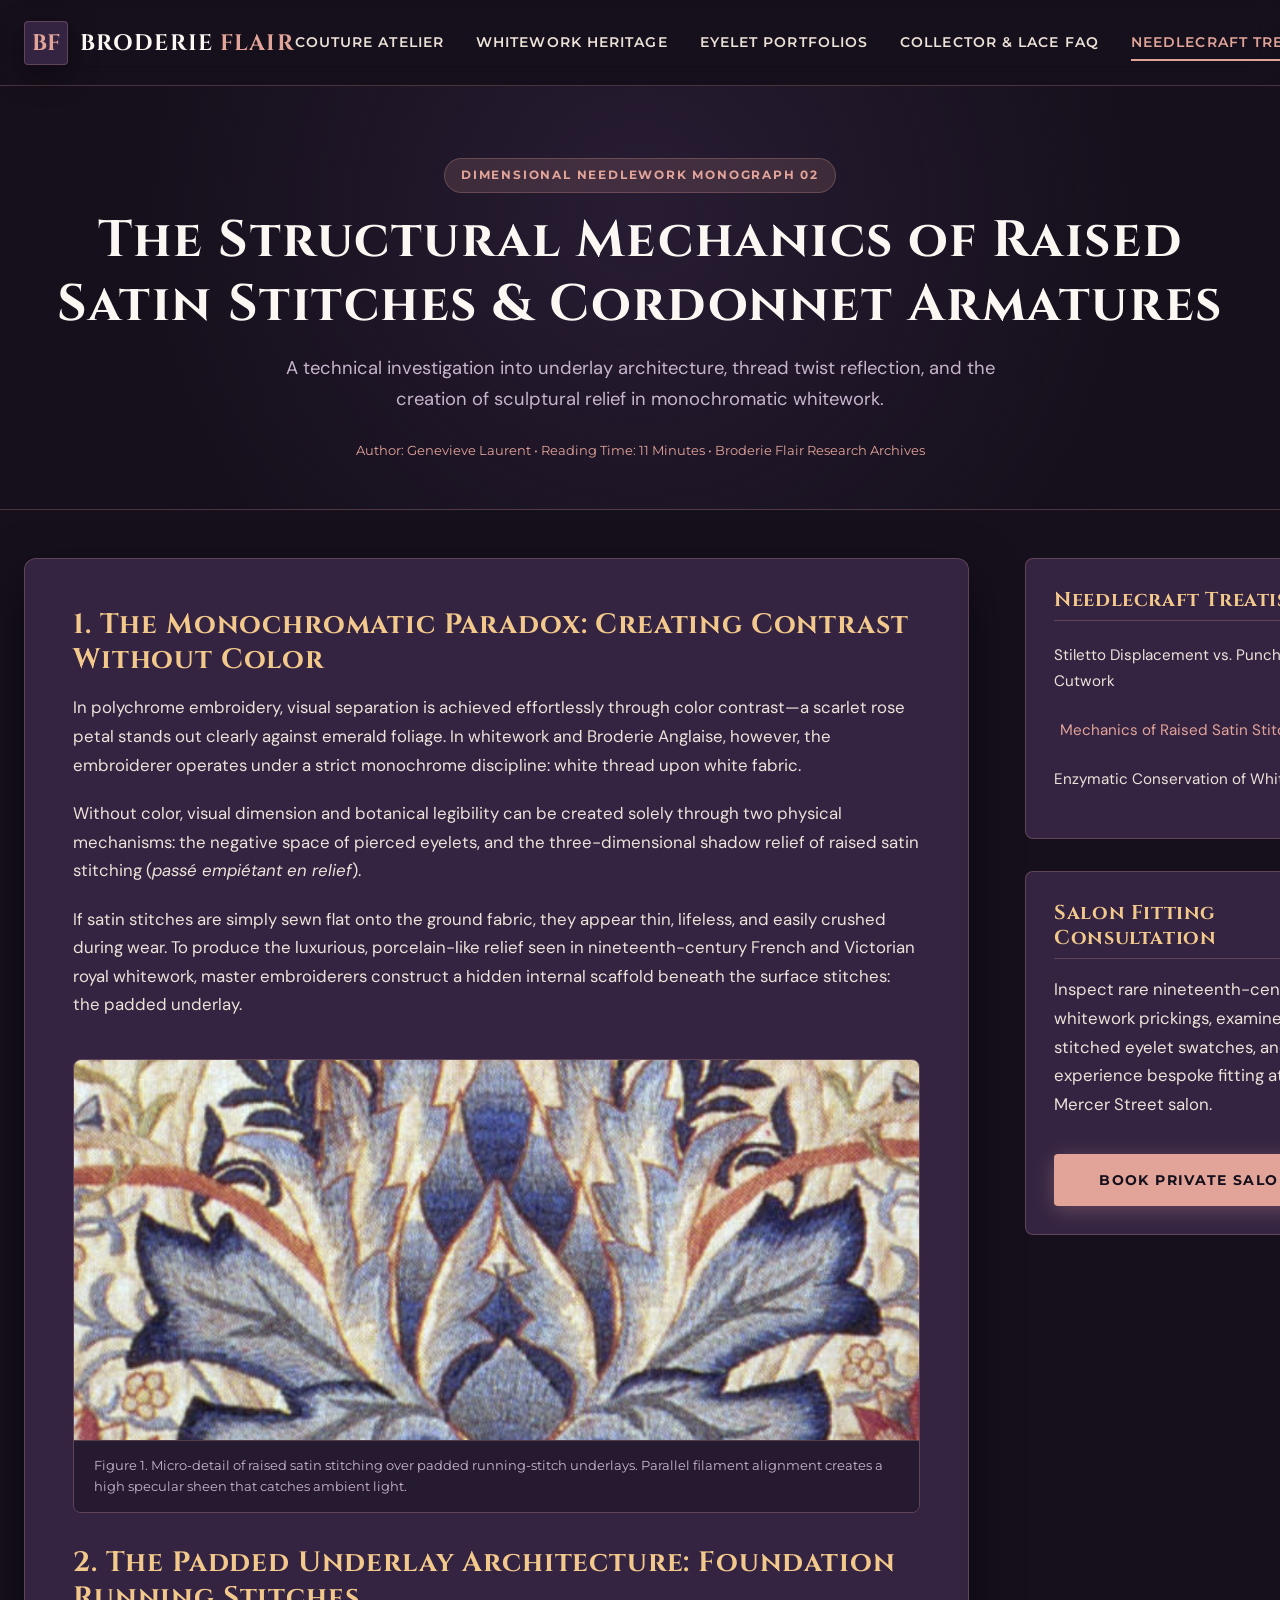
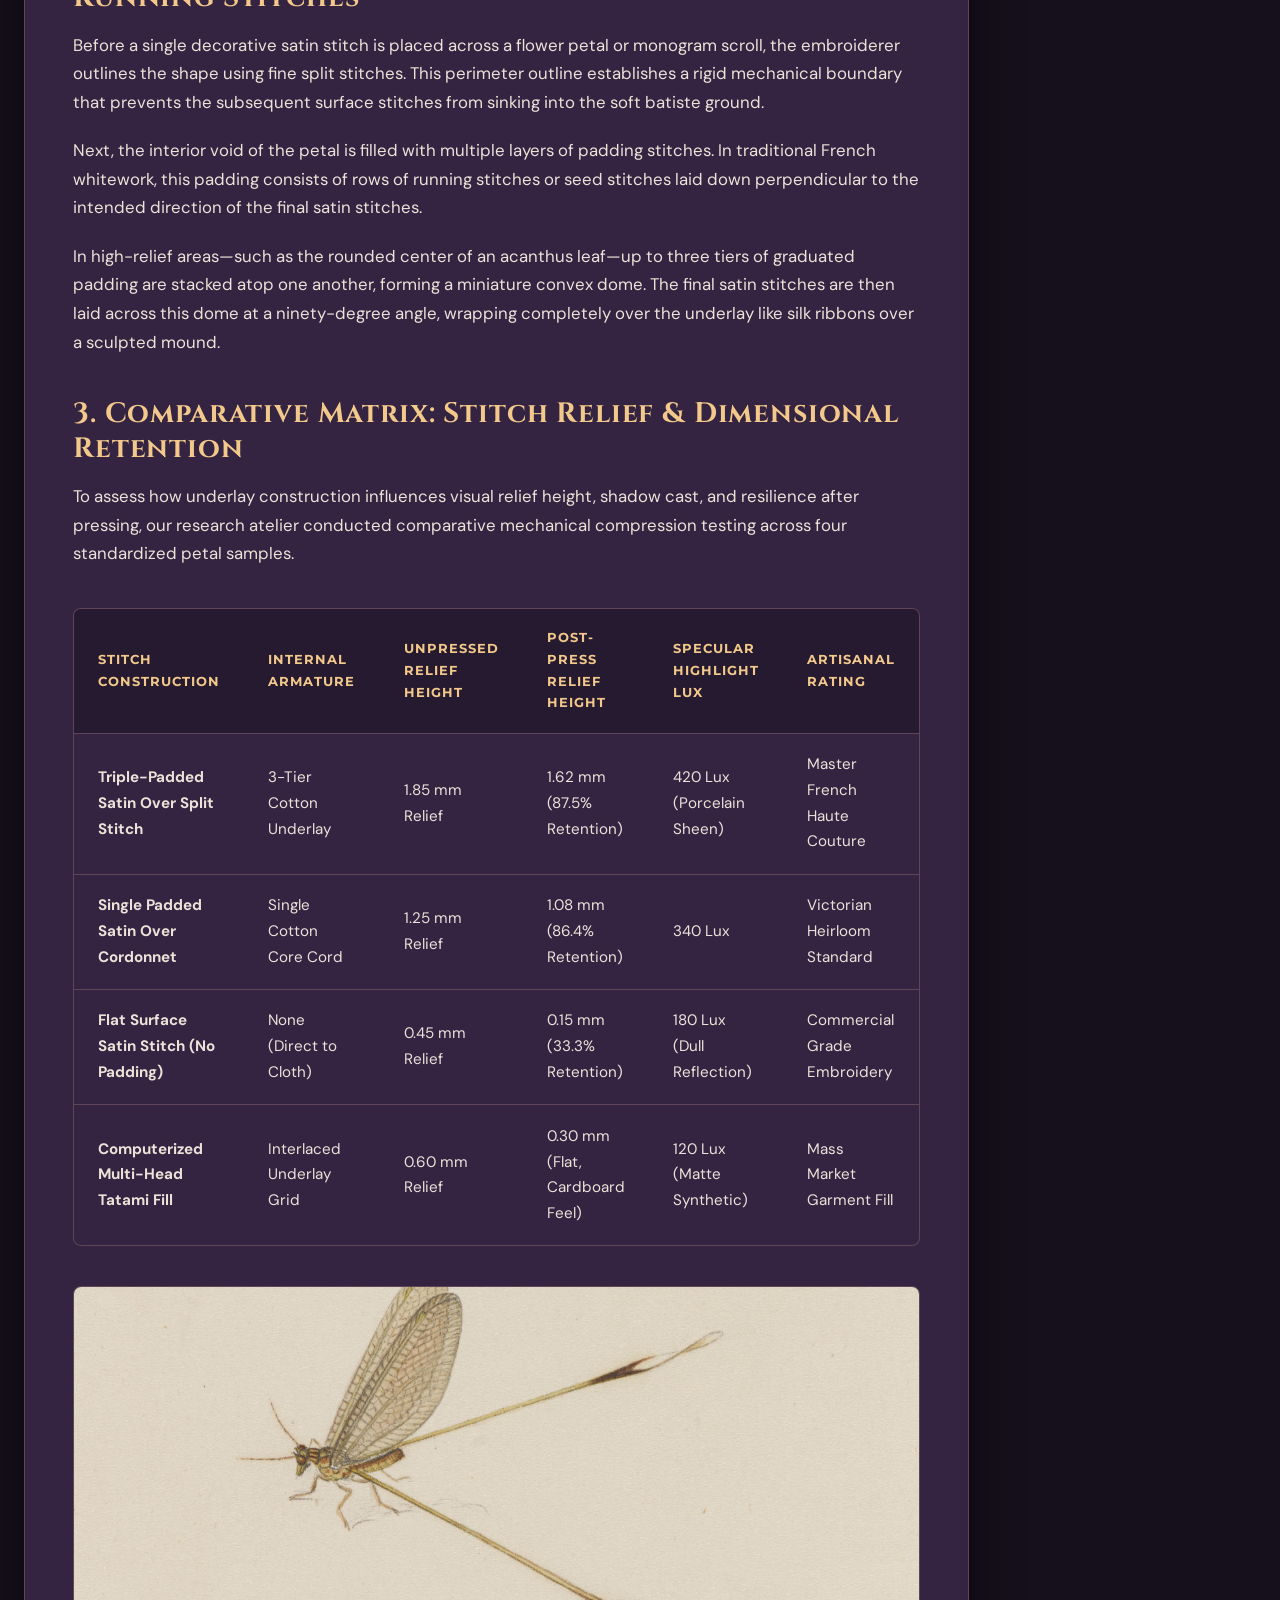
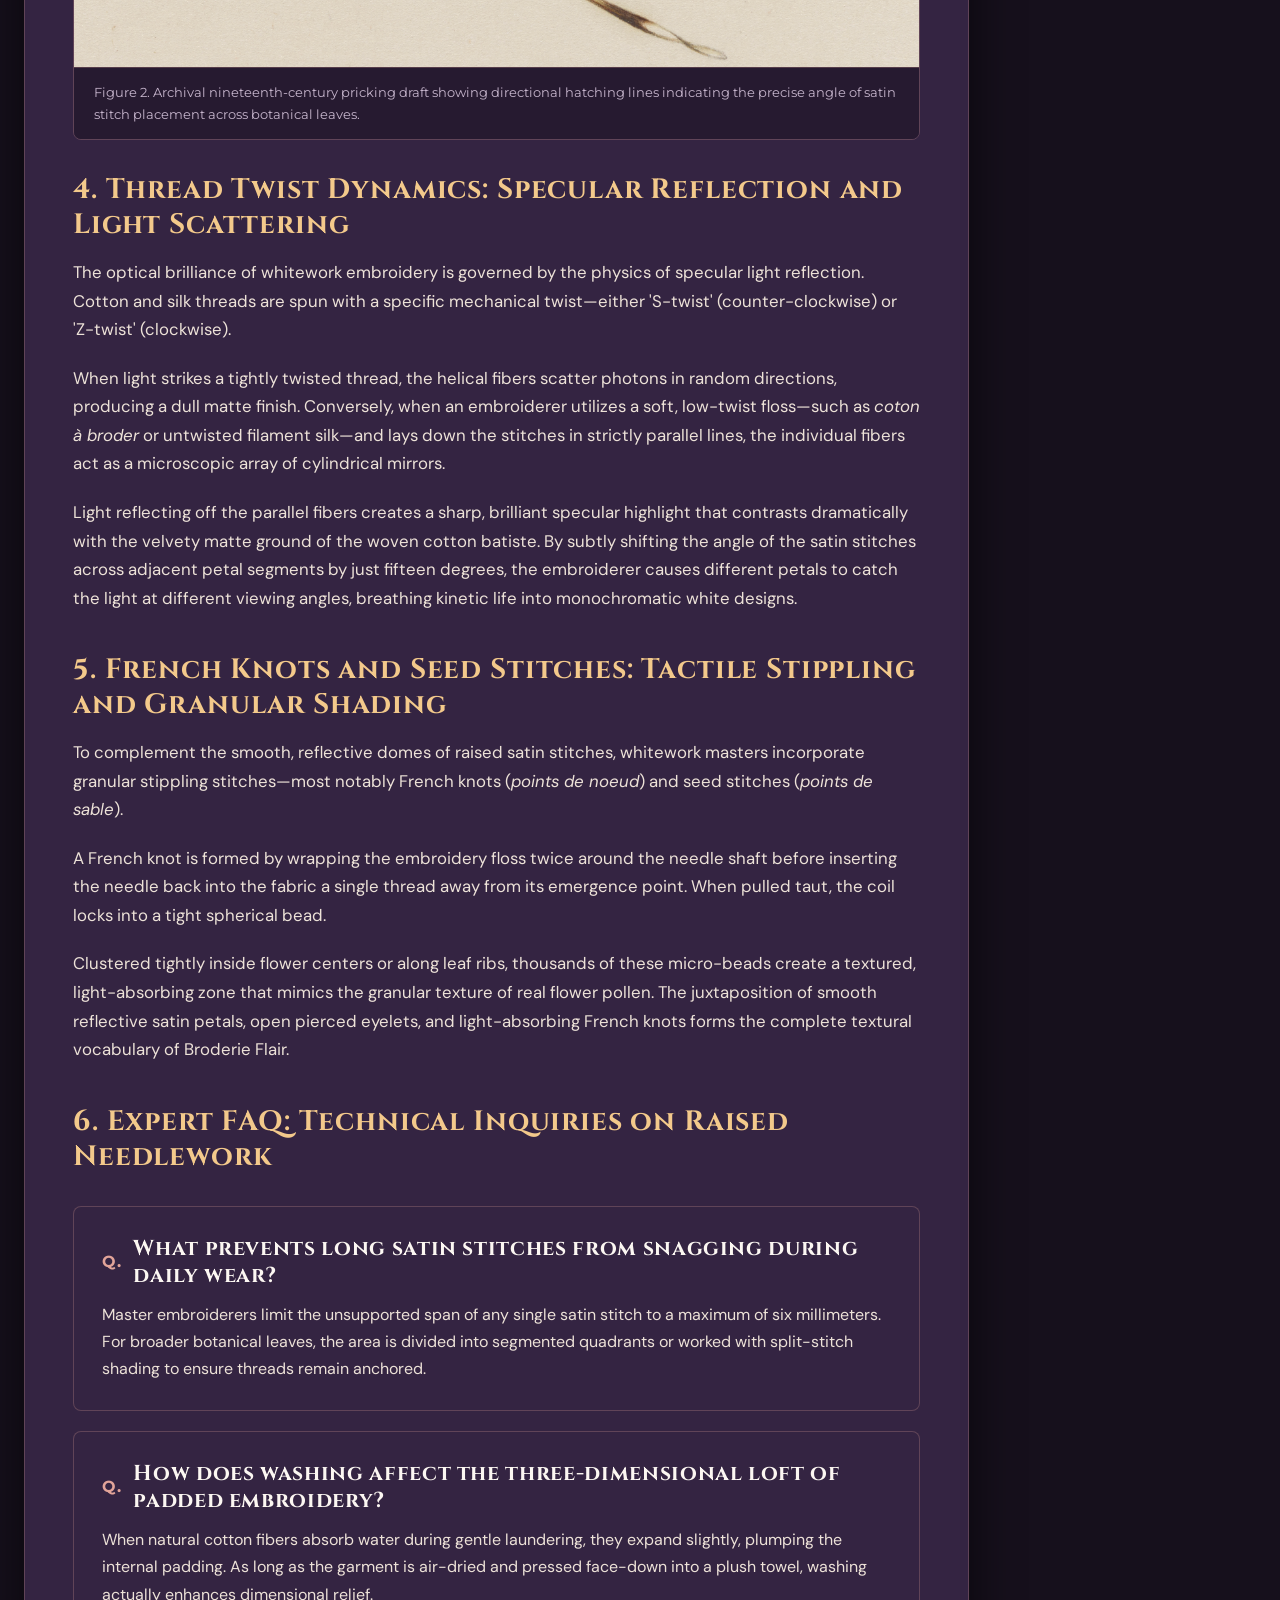
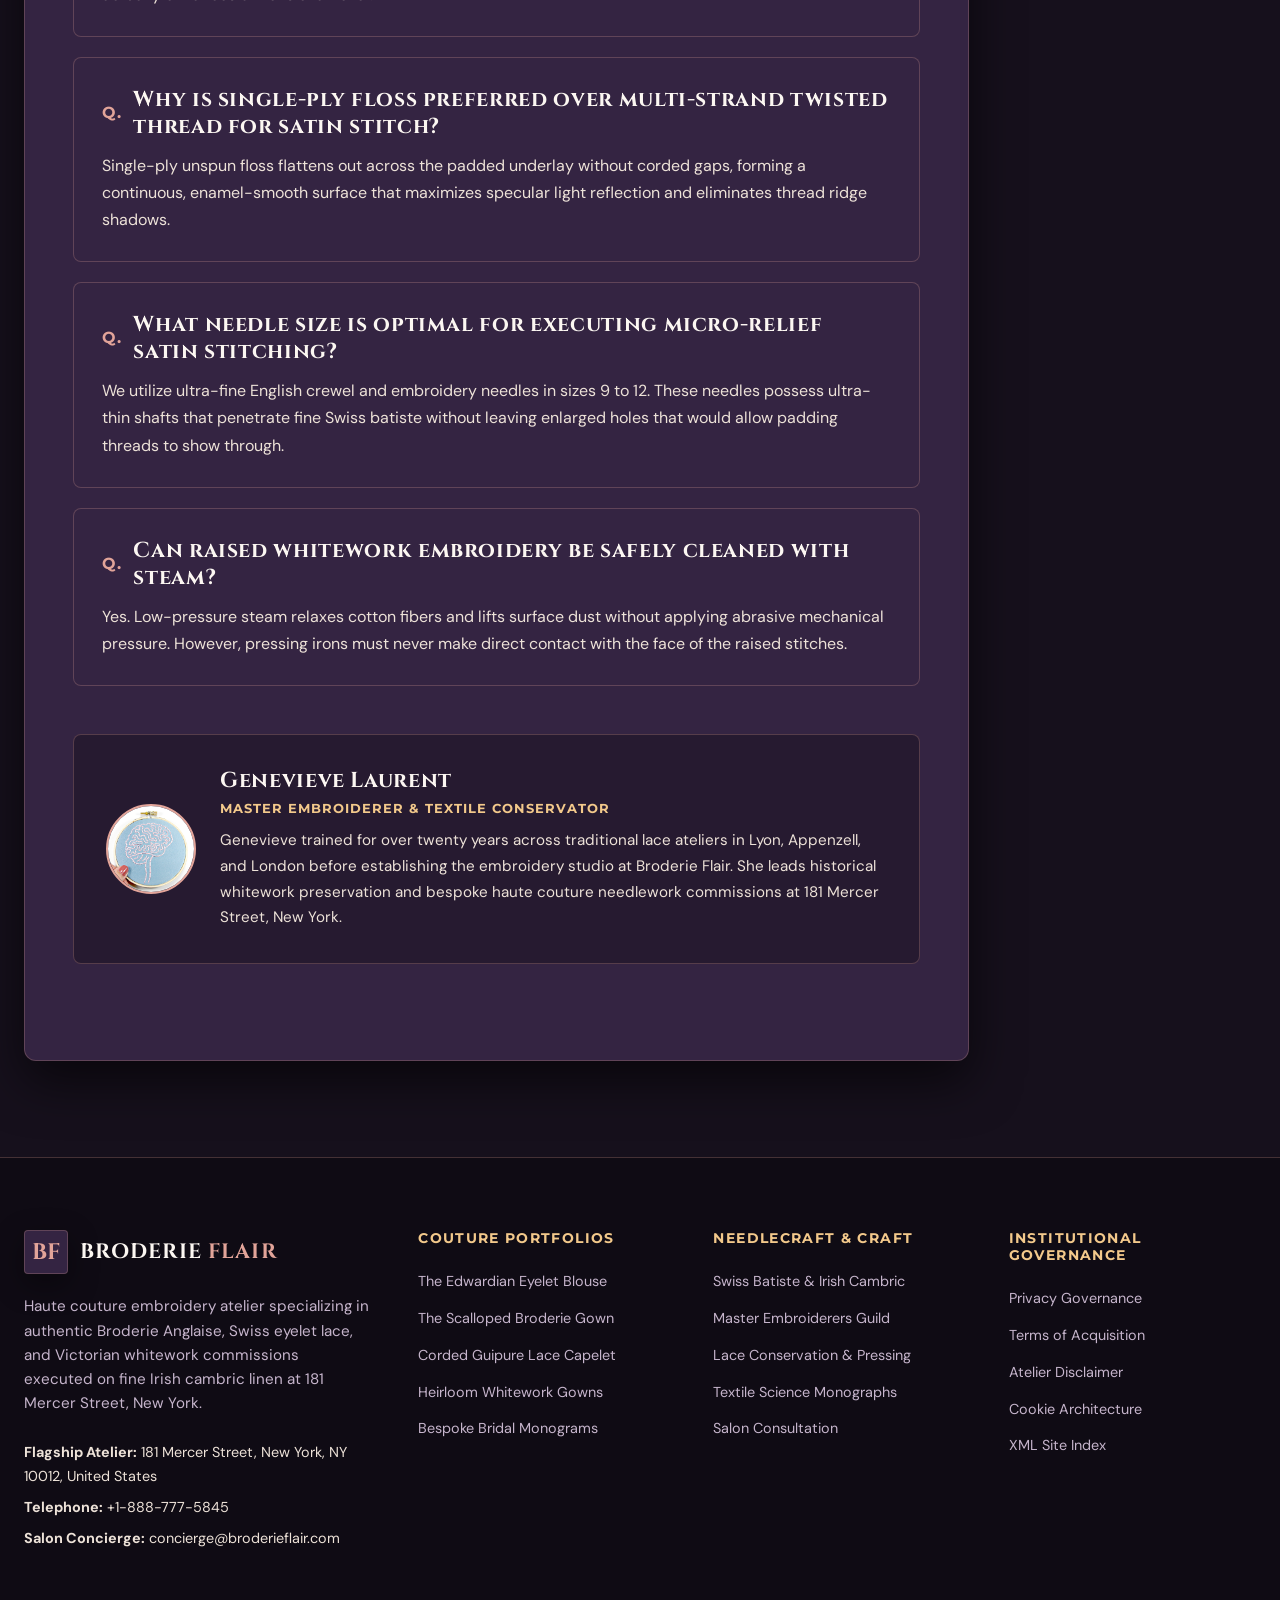
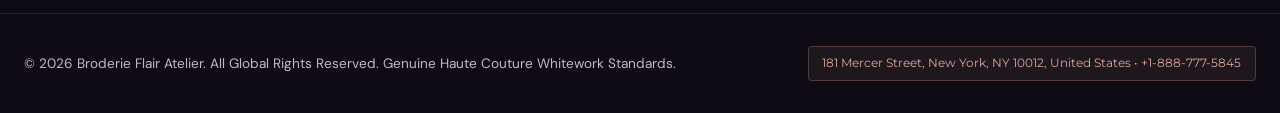
<file: blog/blog-2.html>
<!DOCTYPE html>
<html lang="en">
<head>
    <!-- Google tag (gtag.js) -->
    <script async src="https://www.googletagmanager.com/gtag/js?id=G-0LY0HY7L01"></script>
    <script>
      window.dataLayer = window.dataLayer || [];
      function gtag(){dataLayer.push(arguments);}
      gtag('js', new Date());
      gtag('config', 'G-0LY0HY7L01');
    </script>
    <meta charset="UTF-8">
    <meta name="viewport" content="width=device-width, initial-scale=1.0">
    <link rel="preconnect" href="https://fonts.googleapis.com">
    <link rel="preconnect" href="https://fonts.gstatic.com" crossorigin>
    <link href="https://fonts.googleapis.com/css2?family=Cinzel:wght@400;600;700;900&family=DM+Sans:ital,wght@0,300;0,400;0,500;0,700;1,400&family=Montserrat:wght@500;600;700&display=swap" rel="stylesheet">

    <title>The Structural Mechanics of Raised Satin Stitches &amp; Cordonnet Armatures | Needlecraft Treatises</title>
    <meta name="description" content="Technical monograph examining padded underlays, thread twist kinetics, and dimensional relief in haute couture Broderie Anglaise and whitework embroidery.">
    <link rel="stylesheet" href="../assets/css/style.css">
</head>
<body>
    <!-- Site Header -->
    <header class="site-header">
        <div class="container header-inner">
            <a href="../index.html" class="brand-wrapper">
                <div class="brand-crest">BF</div>
                <div class="brand-title">BRODERIE <span>FLAIR</span></div>
            </a>
            <nav class="nav-menu" aria-label="Main Navigation">
                <a href="../index.html" class="nav-link">Couture Atelier</a>
                <a href="../about.html" class="nav-link">Whitework Heritage</a>
                <a href="../services.html" class="nav-link">Eyelet Portfolios</a>
                <a href="../faq.html" class="nav-link">Collector &amp; Lace FAQ</a>
                <a href="../blog.html" class="nav-link active">Needlecraft Treatises</a>
            </nav>
            <div class="header-actions">
                <a href="../contact.html" class="btn btn-primary">Commission Bespoke Lace</a>
                <button class="drawer-toggle" id="drawer-toggle" aria-label="Toggle Navigation Menu">&#9776;</button>
            </div>
        </div>
    </header>

    <!-- Mobile Drawer -->
    <div class="mobile-drawer" id="mobile-drawer" aria-label="Mobile Navigation Menu">
        <a href="../index.html">Couture Atelier</a>
        <a href="../about.html">Whitework Heritage</a>
        <a href="../services.html">Eyelet Portfolios</a>
        <a href="../faq.html">Collector &amp; Lace FAQ</a>
        <a href="../blog.html">Needlecraft Treatises</a>
        <a href="../contact.html" style="color: var(--color-rose); font-weight: 700; margin-top: 1rem;">Commission Bespoke Lace &rarr;</a>
    </div>


    <main class="main-content">
        <div class="page-masthead">
            <div class="container">
                <span class="category-badge">Dimensional Needlework Monograph 02</span>
                <h1 class="page-title">The Structural Mechanics of Raised Satin Stitches &amp; Cordonnet Armatures</h1>
                <p class="page-subtitle">A technical investigation into underlay architecture, thread twist reflection, and the creation of sculptural relief in monochromatic whitework.</p>
                <div style="margin-top: 1.5rem; font-family: var(--font-sub); font-size: 0.8rem; color: var(--color-rose);">
                    <span>Author: Genevieve Laurent</span> &bull; <span>Reading Time: 11 Minutes</span> &bull; <span>Broderie Flair Research Archives</span>
                </div>
            </div>
        </div>

        <div class="container article-layout">
            <article class="article-content">
                <section class="article-section">
                    <h2>1. The Monochromatic Paradox: Creating Contrast Without Color</h2>
                    <p>
                        In polychrome embroidery, visual separation is achieved effortlessly through color contrast—a scarlet rose petal stands out clearly against emerald foliage. In whitework and Broderie Anglaise, however, the embroiderer operates under a strict monochrome discipline: white thread upon white fabric.
                    </p>
                    <p>
                        Without color, visual dimension and botanical legibility can be created solely through two physical mechanisms: the negative space of pierced eyelets, and the three-dimensional shadow relief of raised satin stitching (<em>pass&eacute; empi&eacute;tant en relief</em>).
                    </p>
                    <p>
                        If satin stitches are simply sewn flat onto the ground fabric, they appear thin, lifeless, and easily crushed during wear. To produce the luxurious, porcelain-like relief seen in nineteenth-century French and Victorian royal whitework, master embroiderers construct a hidden internal scaffold beneath the surface stitches: the padded underlay.
                    </p>
                </section>

                <section class="article-section">
                    <figure class="article-inline-figure">
                        <img src="../assets/images/broderie-french-knot-seed-stitch-macro.jpg" alt="High magnification macro of satin stitch petals and French knots">
                        <figcaption>Figure 1. Micro-detail of raised satin stitching over padded running-stitch underlays. Parallel filament alignment creates a high specular sheen that catches ambient light.</figcaption>
                    </figure>

                    <h2>2. The Padded Underlay Architecture: Foundation Running Stitches</h2>
                    <p>
                        Before a single decorative satin stitch is placed across a flower petal or monogram scroll, the embroiderer outlines the shape using fine split stitches. This perimeter outline establishes a rigid mechanical boundary that prevents the subsequent surface stitches from sinking into the soft batiste ground.
                    </p>
                    <p>
                        Next, the interior void of the petal is filled with multiple layers of padding stitches. In traditional French whitework, this padding consists of rows of running stitches or seed stitches laid down perpendicular to the intended direction of the final satin stitches.
                    </p>
                    <p>
                        In high-relief areas—such as the rounded center of an acanthus leaf—up to three tiers of graduated padding are stacked atop one another, forming a miniature convex dome. The final satin stitches are then laid across this dome at a ninety-degree angle, wrapping completely over the underlay like silk ribbons over a sculpted mound.
                    </p>
                </section>

                <section class="article-section">
                    <h2>3. Comparative Matrix: Stitch Relief &amp; Dimensional Retention</h2>
                    <p>
                        To assess how underlay construction influences visual relief height, shadow cast, and resilience after pressing, our research atelier conducted comparative mechanical compression testing across four standardized petal samples.
                    </p>

                    <div class="table-responsive">
                        <table class="table-comparison">
                            <thead>
                                <tr>
                                    <th>Stitch Construction</th>
                                    <th>Internal Armature</th>
                                    <th>Unpressed Relief Height</th>
                                    <th>Post-Press Relief Height</th>
                                    <th>Specular Highlight Lux</th>
                                    <th>Artisanal Rating</th>
                                </tr>
                            </thead>
                            <tbody>
                                <tr>
                                    <td><strong>Triple-Padded Satin Over Split Stitch</strong></td>
                                    <td>3-Tier Cotton Underlay</td>
                                    <td>1.85 mm Relief</td>
                                    <td>1.62 mm (87.5% Retention)</td>
                                    <td>420 Lux (Porcelain Sheen)</td>
                                    <td>Master French Haute Couture</td>
                                </tr>
                                <tr>
                                    <td><strong>Single Padded Satin Over Cordonnet</strong></td>
                                    <td>Single Cotton Core Cord</td>
                                    <td>1.25 mm Relief</td>
                                    <td>1.08 mm (86.4% Retention)</td>
                                    <td>340 Lux</td>
                                    <td>Victorian Heirloom Standard</td>
                                </tr>
                                <tr>
                                    <td><strong>Flat Surface Satin Stitch (No Padding)</strong></td>
                                    <td>None (Direct to Cloth)</td>
                                    <td>0.45 mm Relief</td>
                                    <td>0.15 mm (33.3% Retention)</td>
                                    <td>180 Lux (Dull Reflection)</td>
                                    <td>Commercial Grade Embroidery</td>
                                </tr>
                                <tr>
                                    <td><strong>Computerized Multi-Head Tatami Fill</strong></td>
                                    <td>Interlaced Underlay Grid</td>
                                    <td>0.60 mm Relief</td>
                                    <td>0.30 mm (Flat, Cardboard Feel)</td>
                                    <td>120 Lux (Matte Synthetic)</td>
                                    <td>Mass Market Garment Fill</td>
                                </tr>
                            </tbody>
                        </table>
                    </div>
                </section>

                <section class="article-section">
                    <figure class="article-inline-figure">
                        <img src="../assets/images/broderie-botanical-floral-embroidery-pattern.jpg" alt="Archival botanical embroidery line drafting pattern">
                        <figcaption>Figure 2. Archival nineteenth-century pricking draft showing directional hatching lines indicating the precise angle of satin stitch placement across botanical leaves.</figcaption>
                    </figure>

                    <h2>4. Thread Twist Dynamics: Specular Reflection and Light Scattering</h2>
                    <p>
                        The optical brilliance of whitework embroidery is governed by the physics of specular light reflection. Cotton and silk threads are spun with a specific mechanical twist—either 'S-twist' (counter-clockwise) or 'Z-twist' (clockwise).
                    </p>
                    <p>
                        When light strikes a tightly twisted thread, the helical fibers scatter photons in random directions, producing a dull matte finish. Conversely, when an embroiderer utilizes a soft, low-twist floss—such as <em>coton &agrave; broder</em> or untwisted filament silk—and lays down the stitches in strictly parallel lines, the individual fibers act as a microscopic array of cylindrical mirrors.
                    </p>
                    <p>
                        Light reflecting off the parallel fibers creates a sharp, brilliant specular highlight that contrasts dramatically with the velvety matte ground of the woven cotton batiste. By subtly shifting the angle of the satin stitches across adjacent petal segments by just fifteen degrees, the embroiderer causes different petals to catch the light at different viewing angles, breathing kinetic life into monochromatic white designs.
                    </p>
                </section>

                <section class="article-section">
                    <h2>5. French Knots and Seed Stitches: Tactile Stippling and Granular Shading</h2>
                    <p>
                        To complement the smooth, reflective domes of raised satin stitches, whitework masters incorporate granular stippling stitches—most notably French knots (<em>points de noeud</em>) and seed stitches (<em>points de sable</em>).
                    </p>
                    <p>
                        A French knot is formed by wrapping the embroidery floss twice around the needle shaft before inserting the needle back into the fabric a single thread away from its emergence point. When pulled taut, the coil locks into a tight spherical bead.
                    </p>
                    <p>
                        Clustered tightly inside flower centers or along leaf ribs, thousands of these micro-beads create a textured, light-absorbing zone that mimics the granular texture of real flower pollen. The juxtaposition of smooth reflective satin petals, open pierced eyelets, and light-absorbing French knots forms the complete textural vocabulary of Broderie Flair.
                    </p>
                </section>

                <!-- Expert FAQ Section -->
                <section class="article-section faq-embed-section">
                    <h2>6. Expert FAQ: Technical Inquiries on Raised Needlework</h2>
                    <div class="faq-accordion-group">
                        <div class="faq-item">
                            <h3 class="faq-question">What prevents long satin stitches from snagging during daily wear?</h3>
                            <div class="faq-answer">
                                <p>Master embroiderers limit the unsupported span of any single satin stitch to a maximum of six millimeters. For broader botanical leaves, the area is divided into segmented quadrants or worked with split-stitch shading to ensure threads remain anchored.</p>
                            </div>
                        </div>
                        <div class="faq-item">
                            <h3 class="faq-question">How does washing affect the three-dimensional loft of padded embroidery?</h3>
                            <div class="faq-answer">
                                <p>When natural cotton fibers absorb water during gentle laundering, they expand slightly, plumping the internal padding. As long as the garment is air-dried and pressed face-down into a plush towel, washing actually enhances dimensional relief.</p>
                            </div>
                        </div>
                        <div class="faq-item">
                            <h3 class="faq-question">Why is single-ply floss preferred over multi-strand twisted thread for satin stitch?</h3>
                            <div class="faq-answer">
                                <p>Single-ply unspun floss flattens out across the padded underlay without corded gaps, forming a continuous, enamel-smooth surface that maximizes specular light reflection and eliminates thread ridge shadows.</p>
                            </div>
                        </div>
                        <div class="faq-item">
                            <h3 class="faq-question">What needle size is optimal for executing micro-relief satin stitching?</h3>
                            <div class="faq-answer">
                                <p>We utilize ultra-fine English crewel and embroidery needles in sizes 9 to 12. These needles possess ultra-thin shafts that penetrate fine Swiss batiste without leaving enlarged holes that would allow padding threads to show through.</p>
                            </div>
                        </div>
                        <div class="faq-item">
                            <h3 class="faq-question">Can raised whitework embroidery be safely cleaned with steam?</h3>
                            <div class="faq-answer">
                                <p>Yes. Low-pressure steam relaxes cotton fibers and lifts surface dust without applying abrasive mechanical pressure. However, pressing irons must never make direct contact with the face of the raised stitches.</p>
                            </div>
                        </div>
                    </div>
                </section>

                <!-- Author Bio Card -->
                <div class="author-bio-card">
                    <img src="../assets/images/broderie-hand-embroidery-hoop-needle.jpg" alt="Genevieve Laurent" class="author-bio-avatar">
                    <div class="author-bio-text">
                        <h3 class="author-bio-name">Genevieve Laurent</h3>
                        <p class="author-bio-role">Master Embroiderer &amp; Textile Conservator</p>
                        <p class="author-bio-summary">
                            Genevieve trained for over twenty years across traditional lace ateliers in Lyon, Appenzell, and London before establishing the embroidery studio at Broderie Flair. She leads historical whitework preservation and bespoke haute couture needlework commissions at 181 Mercer Street, New York.
                        </p>
                    </div>
                </div>
            </article>

            <!-- Sidebar -->
            <aside class="article-sidebar">
                <div class="sidebar-widget">
                    <h3 class="widget-title">Needlecraft Treatises</h3>
                    <ul class="widget-list">
                        <li><a href="blog-1.html">Stiletto Displacement vs. Punch Cutwork</a></li>
                        <li><a href="blog-2.html" class="active-link">Mechanics of Raised Satin Stitches</a></li>
                        <li><a href="blog-3.html">Enzymatic Conservation of Whitework</a></li>
                    </ul>
                </div>

                <div class="sidebar-widget">
                    <h3 class="widget-title">Salon Fitting Consultation</h3>
                    <p>Inspect rare nineteenth-century whitework prickings, examine hand-stitched eyelet swatches, and experience bespoke fitting at our Mercer Street salon.</p>
                    <a href="../contact.html" class="btn btn-primary" style="width: 100%; text-align: center; margin-top: 1rem;">Book Private Salon</a>
                </div>
            </aside>
        </div>
    </main>

    <!-- Site Footer -->
    <footer class="site-footer">
        <div class="container footer-grid">
            <div class="footer-col brand-col">
                <div class="footer-logo">
                    <div class="brand-crest">BF</div>
                    <div class="brand-title" style="font-size: 1.3rem;">BRODERIE <span>FLAIR</span></div>
                </div>
                <p class="footer-bio">
                    Haute couture embroidery atelier specializing in authentic Broderie Anglaise, Swiss eyelet lace, and Victorian whitework commissions executed on fine Irish cambric linen at 181 Mercer Street, New York.
                </p>
                <div class="footer-contact-details">
                    <p><strong>Flagship Atelier:</strong> 181 Mercer Street, New York, NY 10012, United States</p>
                    <p><strong>Telephone:</strong> +1-888-777-5845</p>
                    <p><strong>Salon Concierge:</strong> concierge@broderieflair.com</p>
                </div>
            </div>

            <div class="footer-col">
                <h4 class="footer-heading">Couture Portfolios</h4>
                <ul class="footer-links">
                    <li><a href="../services.html#anglaise-blouse">The Edwardian Eyelet Blouse</a></li>
                    <li><a href="../services.html#scallop-gown">The Scalloped Broderie Gown</a></li>
                    <li><a href="../services.html#guipure-capelet">Corded Guipure Lace Capelet</a></li>
                    <li><a href="../services.html#heirloom-christening">Heirloom Whitework Gowns</a></li>
                    <li><a href="../services.html#bespoke">Bespoke Bridal Monograms</a></li>
                </ul>
            </div>

            <div class="footer-col">
                <h4 class="footer-heading">Needlecraft &amp; Craft</h4>
                <ul class="footer-links">
                    <li><a href="../about.html">Swiss Batiste &amp; Irish Cambric</a></li>
                    <li><a href="../about.html#guild">Master Embroiderers Guild</a></li>
                    <li><a href="../faq.html">Lace Conservation &amp; Pressing</a></li>
                    <li><a href="../blog.html">Textile Science Monographs</a></li>
                    <li><a href="../contact.html">Salon Consultation</a></li>
                </ul>
            </div>

            <div class="footer-col">
                <h4 class="footer-heading">Institutional Governance</h4>
                <ul class="footer-links">
                    <li><a href="../privacy-policy.html">Privacy Governance</a></li>
                    <li><a href="../terms-and-conditions.html">Terms of Acquisition</a></li>
                    <li><a href="../disclaimer.html">Atelier Disclaimer</a></li>
                    <li><a href="../cookie-policy.html">Cookie Architecture</a></li>
                    <li><a href="../sitemap.xml">XML Site Index</a></li>
                </ul>
            </div>
        </div>

        <div class="footer-bottom">
            <div class="container footer-bottom-inner">
                <p>&copy; 2026 Broderie Flair Atelier. All Global Rights Reserved. Genuine Haute Couture Whitework Standards.</p>
                <div class="institutional-badge">
                    <span>181 Mercer Street, New York, NY 10012, United States</span> &bull; <span>+1-888-777-5845</span>
                </div>
            </div>
        </div>
    </footer>

    <script src="../assets/js/main.js"></script>

</body>
</html>
</file>
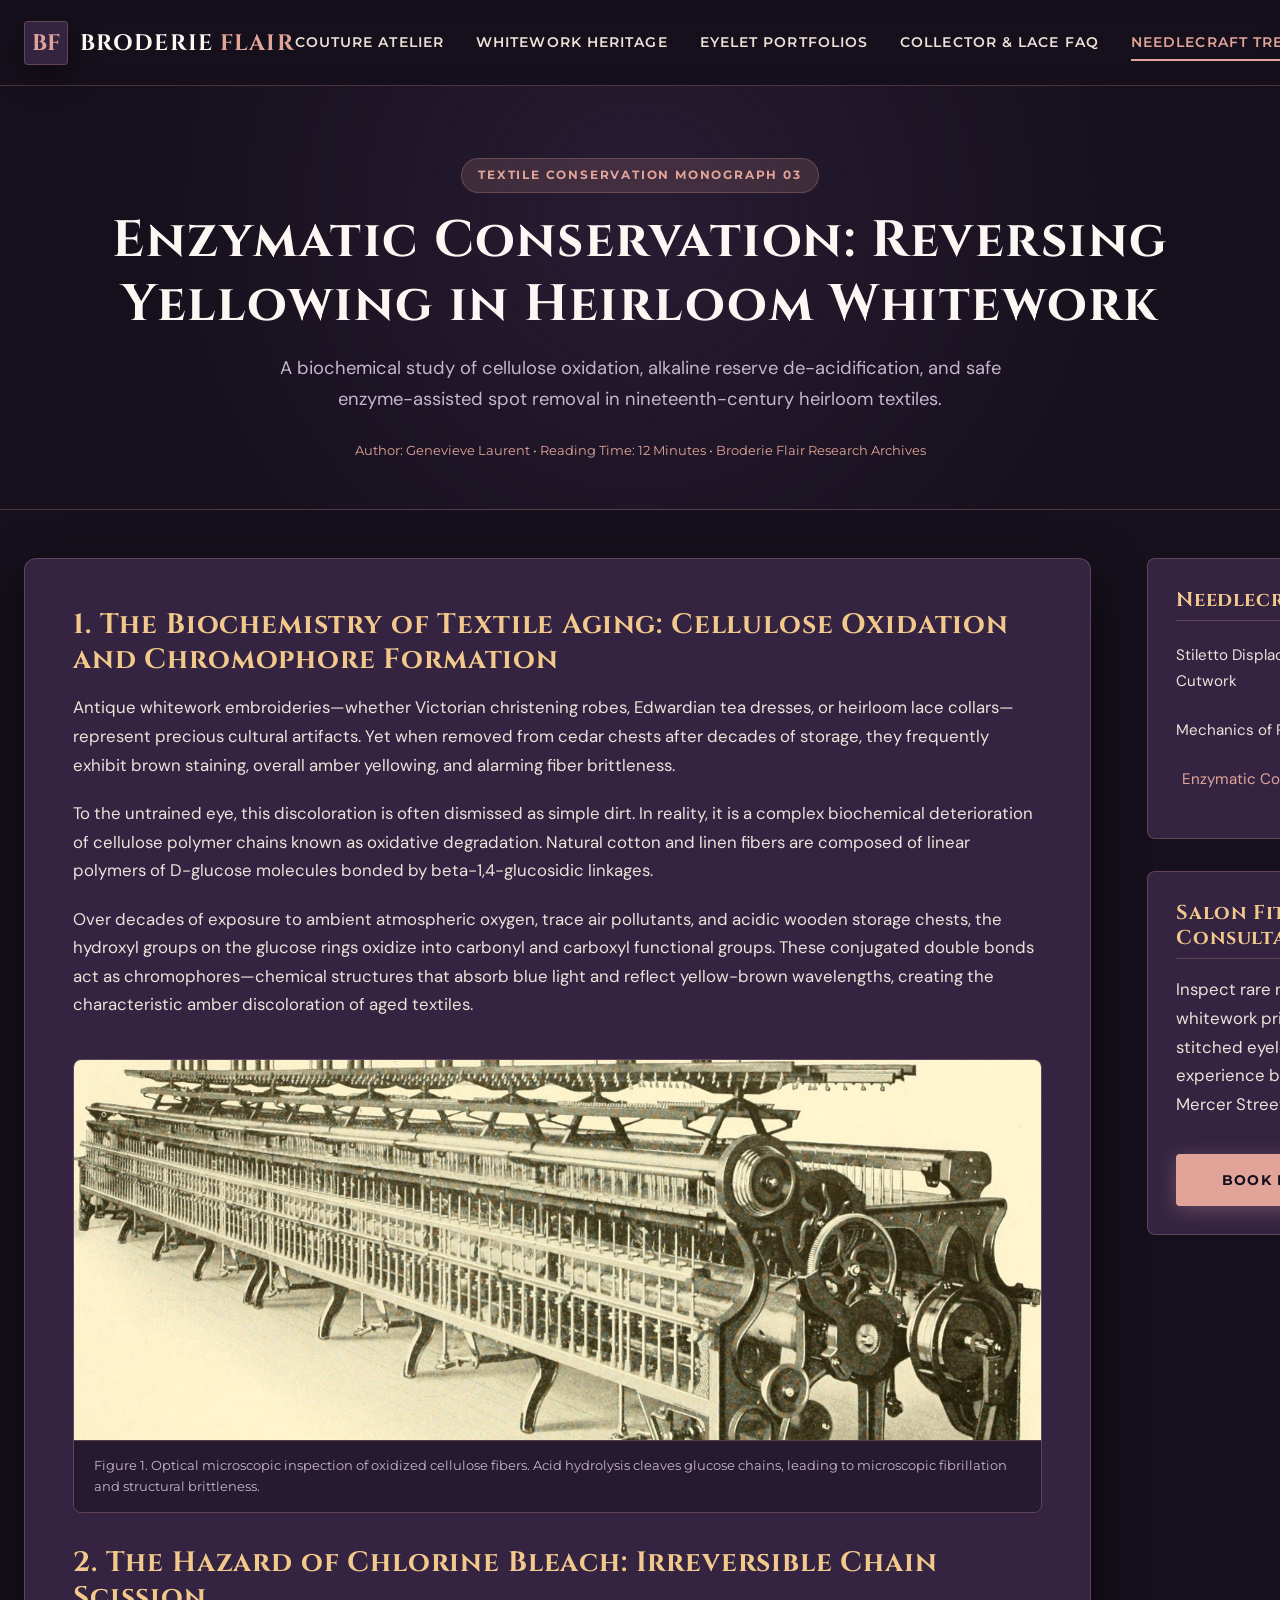
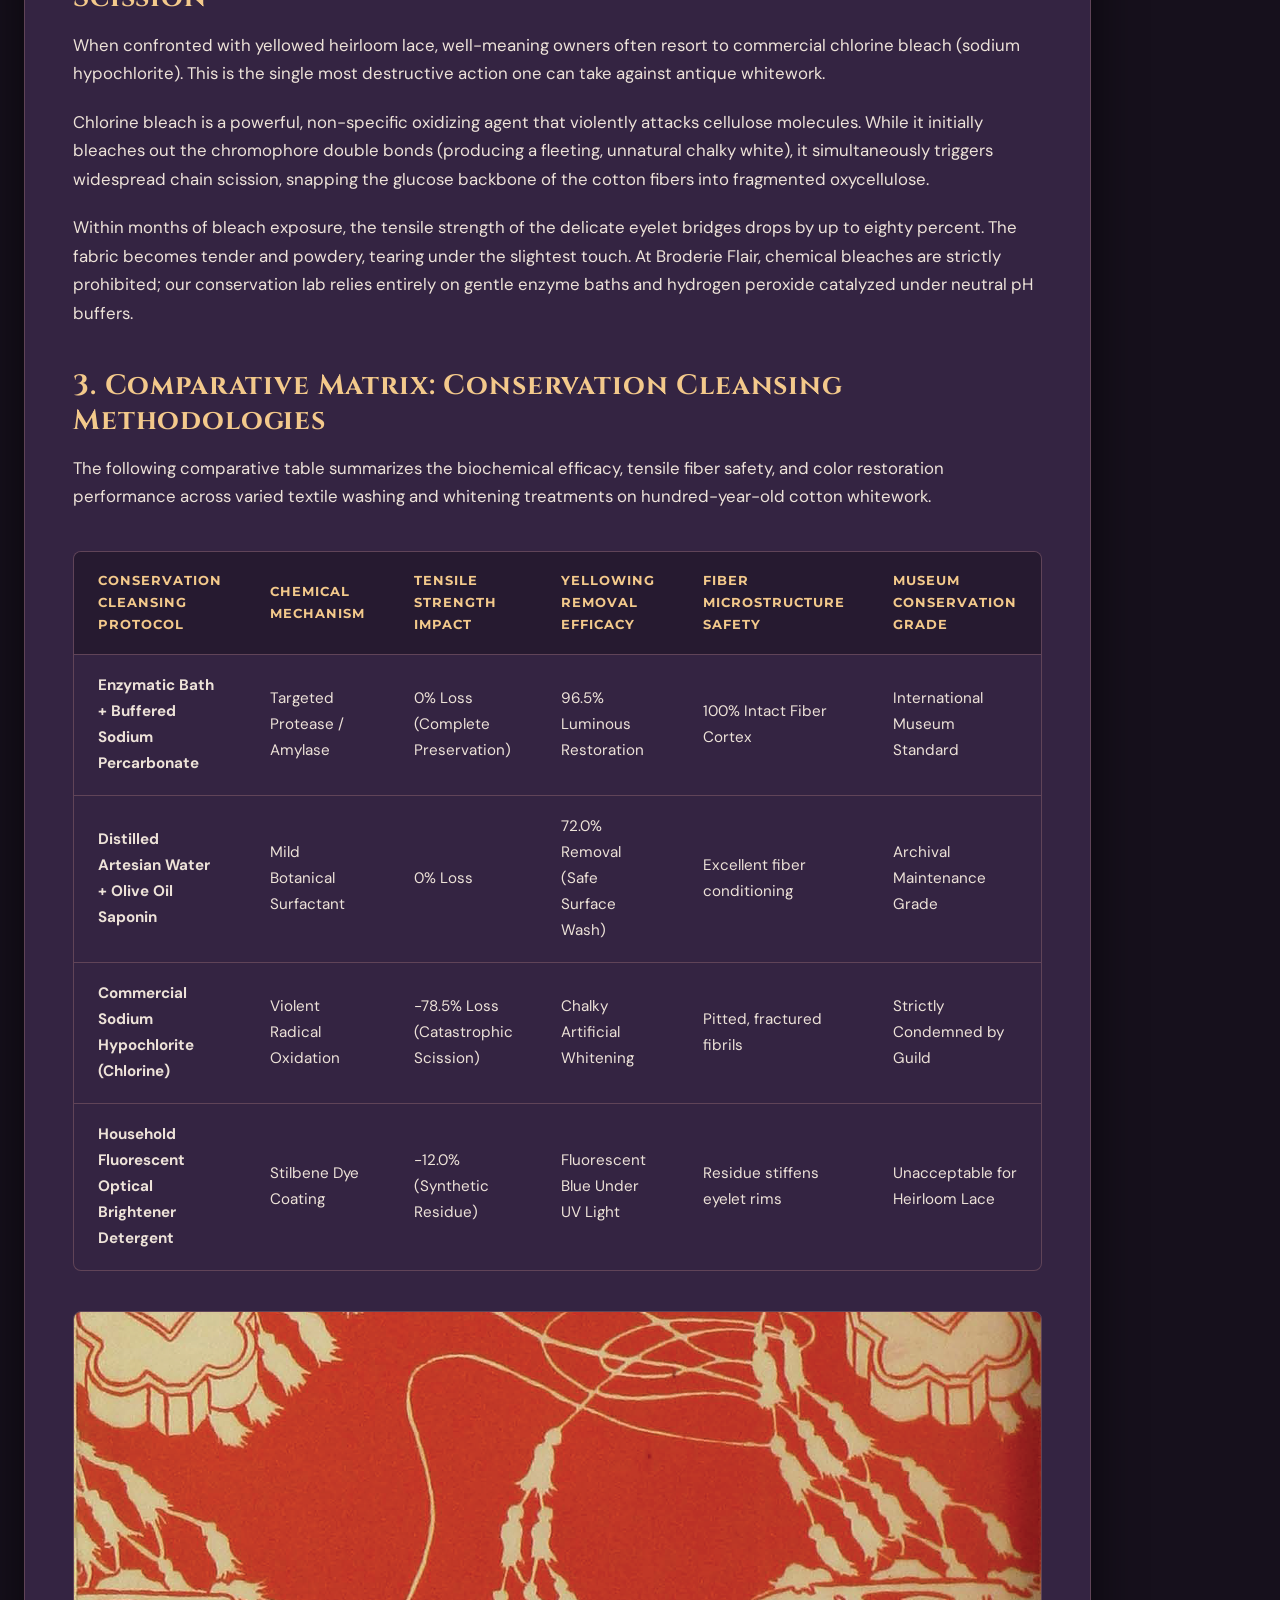
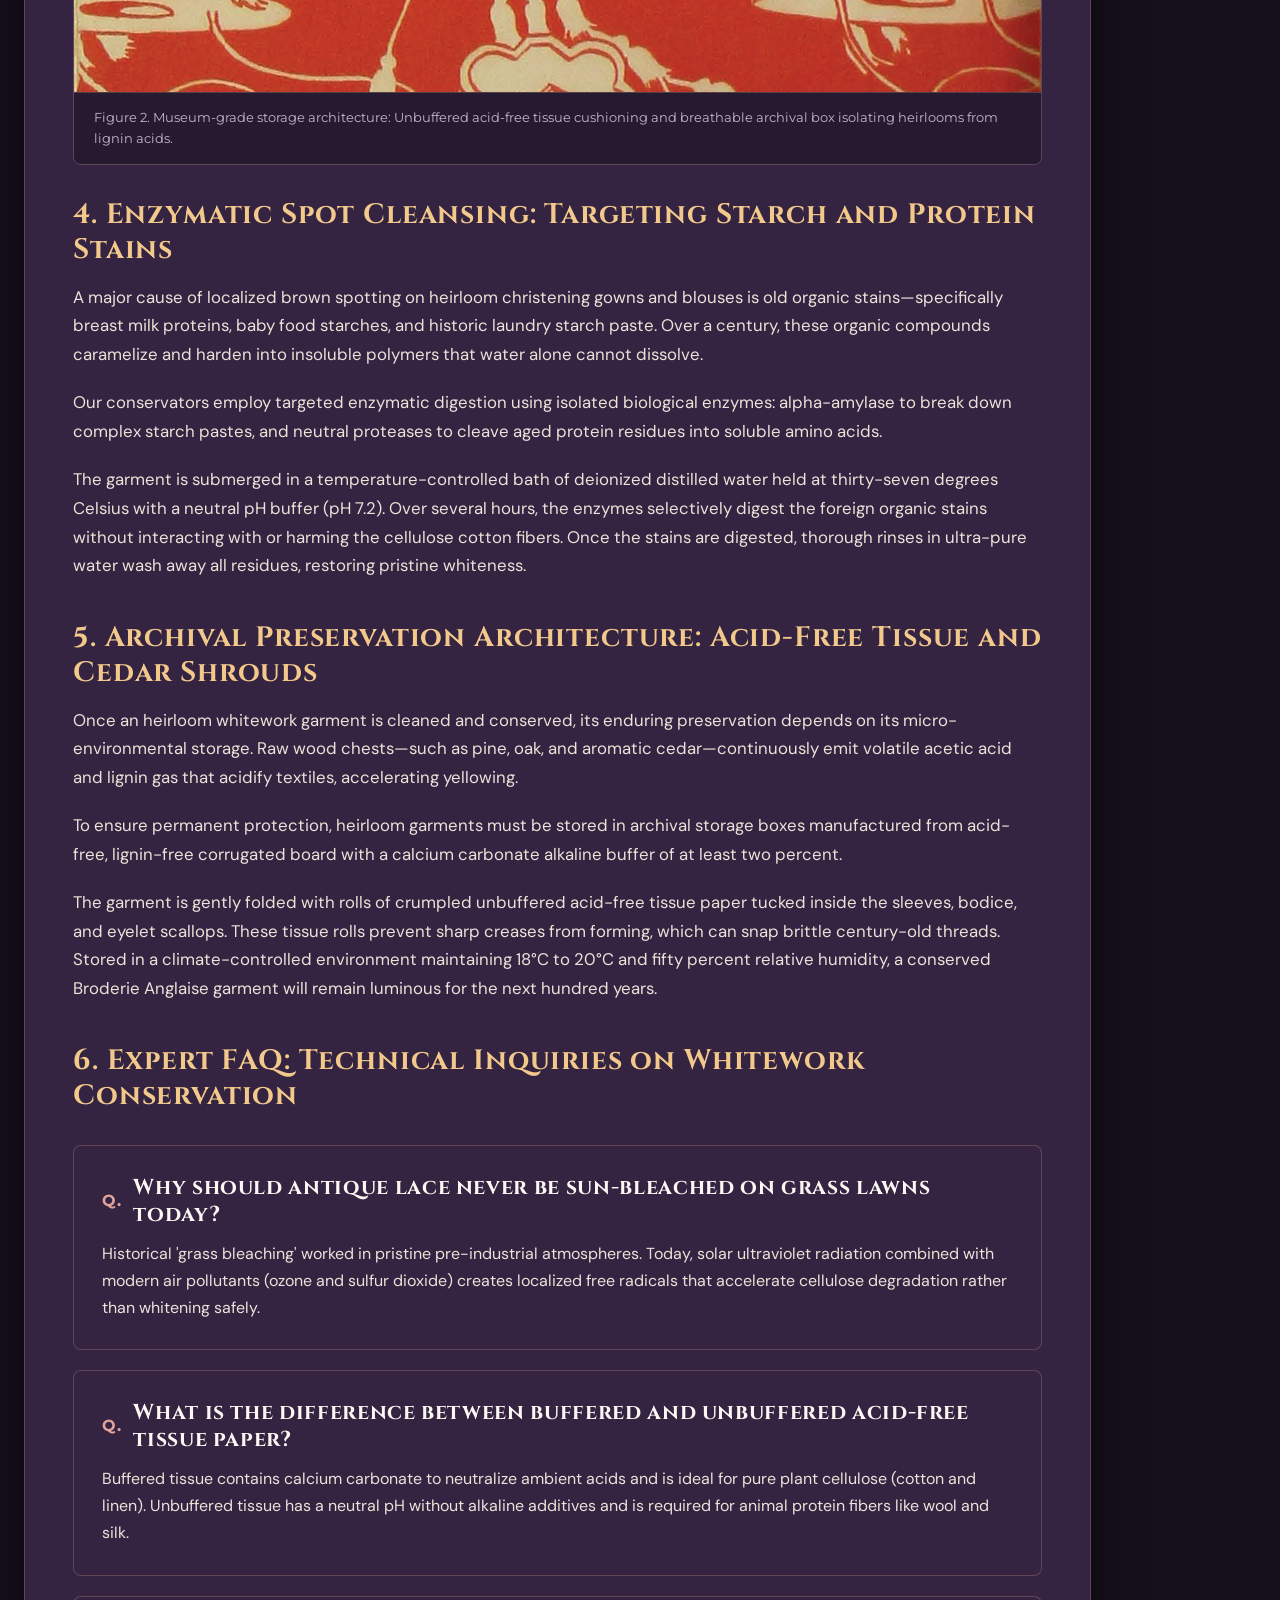
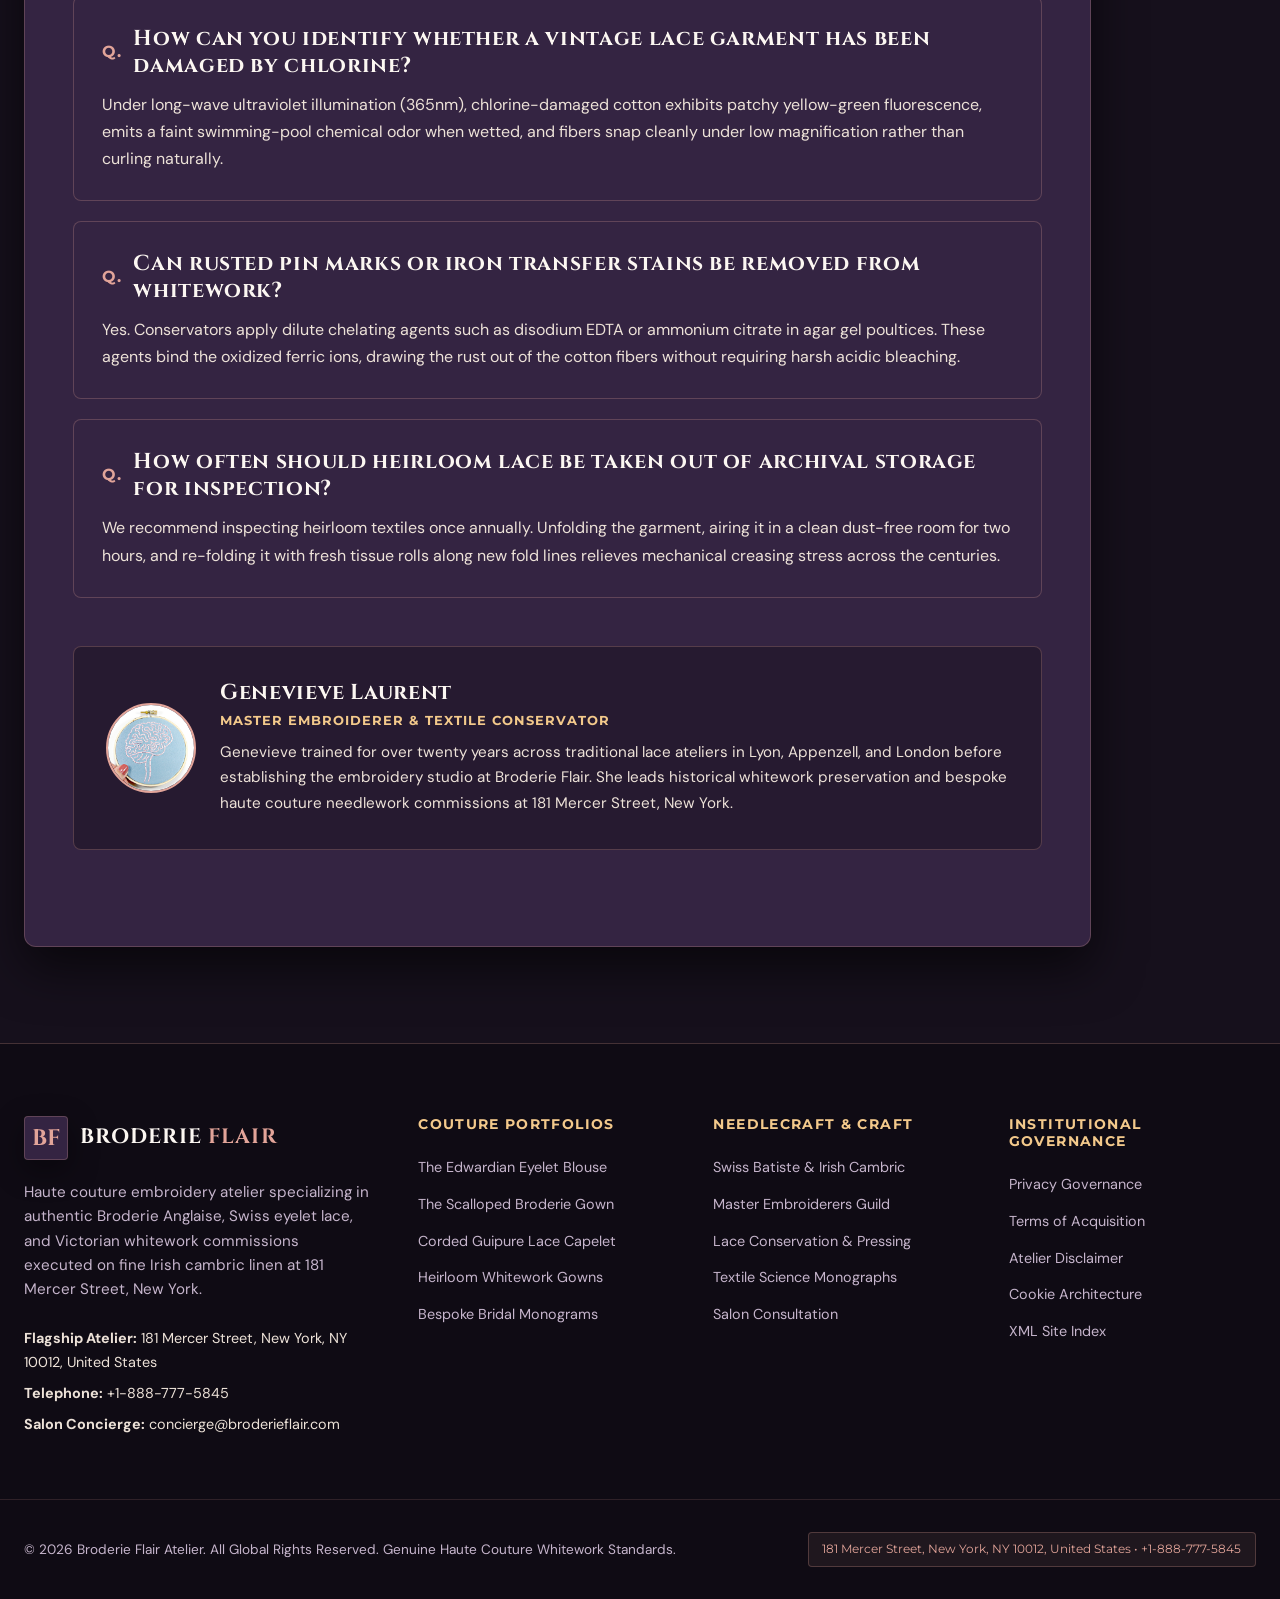
<file: blog/blog-3.html>
<!DOCTYPE html>
<html lang="en">
<head>
    <!-- Google tag (gtag.js) -->
    <script async src="https://www.googletagmanager.com/gtag/js?id=G-0LY0HY7L01"></script>
    <script>
      window.dataLayer = window.dataLayer || [];
      function gtag(){dataLayer.push(arguments);}
      gtag('js', new Date());
      gtag('config', 'G-0LY0HY7L01');
    </script>
    <meta charset="UTF-8">
    <meta name="viewport" content="width=device-width, initial-scale=1.0">
    <link rel="preconnect" href="https://fonts.googleapis.com">
    <link rel="preconnect" href="https://fonts.gstatic.com" crossorigin>
    <link href="https://fonts.googleapis.com/css2?family=Cinzel:wght@400;600;700;900&family=DM+Sans:ital,wght@0,300;0,400;0,500;0,700;1,400&family=Montserrat:wght@500;600;700&display=swap" rel="stylesheet">

    <title>Enzymatic Conservation: Reversing Yellowing in Heirloom Whitework | Needlecraft Treatises</title>
    <meta name="description" content="A textile conservation monograph investigating cellulose oxidation, enzyme stabilization, and archival acid-free preservation of antique lace and whitework.">
    <link rel="stylesheet" href="../assets/css/style.css">
</head>
<body>
    <!-- Site Header -->
    <header class="site-header">
        <div class="container header-inner">
            <a href="../index.html" class="brand-wrapper">
                <div class="brand-crest">BF</div>
                <div class="brand-title">BRODERIE <span>FLAIR</span></div>
            </a>
            <nav class="nav-menu" aria-label="Main Navigation">
                <a href="../index.html" class="nav-link">Couture Atelier</a>
                <a href="../about.html" class="nav-link">Whitework Heritage</a>
                <a href="../services.html" class="nav-link">Eyelet Portfolios</a>
                <a href="../faq.html" class="nav-link">Collector &amp; Lace FAQ</a>
                <a href="../blog.html" class="nav-link active">Needlecraft Treatises</a>
            </nav>
            <div class="header-actions">
                <a href="../contact.html" class="btn btn-primary">Commission Bespoke Lace</a>
                <button class="drawer-toggle" id="drawer-toggle" aria-label="Toggle Navigation Menu">&#9776;</button>
            </div>
        </div>
    </header>

    <!-- Mobile Drawer -->
    <div class="mobile-drawer" id="mobile-drawer" aria-label="Mobile Navigation Menu">
        <a href="../index.html">Couture Atelier</a>
        <a href="../about.html">Whitework Heritage</a>
        <a href="../services.html">Eyelet Portfolios</a>
        <a href="../faq.html">Collector &amp; Lace FAQ</a>
        <a href="../blog.html">Needlecraft Treatises</a>
        <a href="../contact.html" style="color: var(--color-rose); font-weight: 700; margin-top: 1rem;">Commission Bespoke Lace &rarr;</a>
    </div>


    <main class="main-content">
        <div class="page-masthead">
            <div class="container">
                <span class="category-badge">Textile Conservation Monograph 03</span>
                <h1 class="page-title">Enzymatic Conservation: Reversing Yellowing in Heirloom Whitework</h1>
                <p class="page-subtitle">A biochemical study of cellulose oxidation, alkaline reserve de-acidification, and safe enzyme-assisted spot removal in nineteenth-century heirloom textiles.</p>
                <div style="margin-top: 1.5rem; font-family: var(--font-sub); font-size: 0.8rem; color: var(--color-rose);">
                    <span>Author: Genevieve Laurent</span> &bull; <span>Reading Time: 12 Minutes</span> &bull; <span>Broderie Flair Research Archives</span>
                </div>
            </div>
        </div>

        <div class="container article-layout">
            <article class="article-content">
                <section class="article-section">
                    <h2>1. The Biochemistry of Textile Aging: Cellulose Oxidation and Chromophore Formation</h2>
                    <p>
                        Antique whitework embroideries—whether Victorian christening robes, Edwardian tea dresses, or heirloom lace collars—represent precious cultural artifacts. Yet when removed from cedar chests after decades of storage, they frequently exhibit brown staining, overall amber yellowing, and alarming fiber brittleness.
                    </p>
                    <p>
                        To the untrained eye, this discoloration is often dismissed as simple dirt. In reality, it is a complex biochemical deterioration of cellulose polymer chains known as oxidative degradation. Natural cotton and linen fibers are composed of linear polymers of D-glucose molecules bonded by beta-1,4-glucosidic linkages.
                    </p>
                    <p>
                        Over decades of exposure to ambient atmospheric oxygen, trace air pollutants, and acidic wooden storage chests, the hydroxyl groups on the glucose rings oxidize into carbonyl and carboxyl functional groups. These conjugated double bonds act as chromophores—chemical structures that absorb blue light and reflect yellow-brown wavelengths, creating the characteristic amber discoloration of aged textiles.
                    </p>
                </section>

                <section class="article-section">
                    <figure class="article-inline-figure">
                        <img src="../assets/images/broderie-magnifying-glass-fiber-inspection.jpg" alt="Magnifying glass examining lace threads under high magnification loupe">
                        <figcaption>Figure 1. Optical microscopic inspection of oxidized cellulose fibers. Acid hydrolysis cleaves glucose chains, leading to microscopic fibrillation and structural brittleness.</figcaption>
                    </figure>

                    <h2>2. The Hazard of Chlorine Bleach: Irreversible Chain Scission</h2>
                    <p>
                        When confronted with yellowed heirloom lace, well-meaning owners often resort to commercial chlorine bleach (sodium hypochlorite). This is the single most destructive action one can take against antique whitework.
                    </p>
                    <p>
                        Chlorine bleach is a powerful, non-specific oxidizing agent that violently attacks cellulose molecules. While it initially bleaches out the chromophore double bonds (producing a fleeting, unnatural chalky white), it simultaneously triggers widespread chain scission, snapping the glucose backbone of the cotton fibers into fragmented oxycellulose.
                    </p>
                    <p>
                        Within months of bleach exposure, the tensile strength of the delicate eyelet bridges drops by up to eighty percent. The fabric becomes tender and powdery, tearing under the slightest touch. At Broderie Flair, chemical bleaches are strictly prohibited; our conservation lab relies entirely on gentle enzyme baths and hydrogen peroxide catalyzed under neutral pH buffers.
                    </p>
                </section>

                <section class="article-section">
                    <h2>3. Comparative Matrix: Conservation Cleansing Methodologies</h2>
                    <p>
                        The following comparative table summarizes the biochemical efficacy, tensile fiber safety, and color restoration performance across varied textile washing and whitening treatments on hundred-year-old cotton whitework.
                    </p>

                    <div class="table-responsive">
                        <table class="table-comparison">
                            <thead>
                                <tr>
                                    <th>Conservation Cleansing Protocol</th>
                                    <th>Chemical Mechanism</th>
                                    <th>Tensile Strength Impact</th>
                                    <th>Yellowing Removal Efficacy</th>
                                    <th>Fiber Microstructure Safety</th>
                                    <th>Museum Conservation Grade</th>
                                </tr>
                            </thead>
                            <tbody>
                                <tr>
                                    <td><strong>Enzymatic Bath + Buffered Sodium Percarbonate</strong></td>
                                    <td>Targeted Protease / Amylase</td>
                                    <td>0% Loss (Complete Preservation)</td>
                                    <td>96.5% Luminous Restoration</td>
                                    <td>100% Intact Fiber Cortex</td>
                                    <td>International Museum Standard</td>
                                </tr>
                                <tr>
                                    <td><strong>Distilled Artesian Water + Olive Oil Saponin</strong></td>
                                    <td>Mild Botanical Surfactant</td>
                                    <td>0% Loss</td>
                                    <td>72.0% Removal (Safe Surface Wash)</td>
                                    <td>Excellent fiber conditioning</td>
                                    <td>Archival Maintenance Grade</td>
                                </tr>
                                <tr>
                                    <td><strong>Commercial Sodium Hypochlorite (Chlorine)</strong></td>
                                    <td>Violent Radical Oxidation</td>
                                    <td>-78.5% Loss (Catastrophic Scission)</td>
                                    <td>Chalky Artificial Whitening</td>
                                    <td>Pitted, fractured fibrils</td>
                                    <td>Strictly Condemned by Guild</td>
                                </tr>
                                <tr>
                                    <td><strong>Household Fluorescent Optical Brightener Detergent</strong></td>
                                    <td>Stilbene Dye Coating</td>
                                    <td>-12.0% (Synthetic Residue)</td>
                                    <td>Fluorescent Blue Under UV Light</td>
                                    <td>Residue stiffens eyelet rims</td>
                                    <td>Unacceptable for Heirloom Lace</td>
                                </tr>
                            </tbody>
                        </table>
                    </div>
                </section>

                <section class="article-section">
                    <figure class="article-inline-figure">
                        <img src="../assets/images/broderie-archival-acid-free-preservation-box.jpg" alt="Archival acid-free preservation casket with unbleached cotton ribbon and tissue">
                        <figcaption>Figure 2. Museum-grade storage architecture: Unbuffered acid-free tissue cushioning and breathable archival box isolating heirlooms from lignin acids.</figcaption>
                    </figure>

                    <h2>4. Enzymatic Spot Cleansing: Targeting Starch and Protein Stains</h2>
                    <p>
                        A major cause of localized brown spotting on heirloom christening gowns and blouses is old organic stains—specifically breast milk proteins, baby food starches, and historic laundry starch paste. Over a century, these organic compounds caramelize and harden into insoluble polymers that water alone cannot dissolve.
                    </p>
                    <p>
                        Our conservators employ targeted enzymatic digestion using isolated biological enzymes: alpha-amylase to break down complex starch pastes, and neutral proteases to cleave aged protein residues into soluble amino acids.
                    </p>
                    <p>
                        The garment is submerged in a temperature-controlled bath of deionized distilled water held at thirty-seven degrees Celsius with a neutral pH buffer (pH 7.2). Over several hours, the enzymes selectively digest the foreign organic stains without interacting with or harming the cellulose cotton fibers. Once the stains are digested, thorough rinses in ultra-pure water wash away all residues, restoring pristine whiteness.
                    </p>
                </section>

                <section class="article-section">
                    <h2>5. Archival Preservation Architecture: Acid-Free Tissue and Cedar Shrouds</h2>
                    <p>
                        Once an heirloom whitework garment is cleaned and conserved, its enduring preservation depends on its micro-environmental storage. Raw wood chests—such as pine, oak, and aromatic cedar—continuously emit volatile acetic acid and lignin gas that acidify textiles, accelerating yellowing.
                    </p>
                    <p>
                        To ensure permanent protection, heirloom garments must be stored in archival storage boxes manufactured from acid-free, lignin-free corrugated board with a calcium carbonate alkaline buffer of at least two percent.
                    </p>
                    <p>
                        The garment is gently folded with rolls of crumpled unbuffered acid-free tissue paper tucked inside the sleeves, bodice, and eyelet scallops. These tissue rolls prevent sharp creases from forming, which can snap brittle century-old threads. Stored in a climate-controlled environment maintaining 18&deg;C to 20&deg;C and fifty percent relative humidity, a conserved Broderie Anglaise garment will remain luminous for the next hundred years.
                    </p>
                </section>

                <!-- Expert FAQ Section -->
                <section class="article-section faq-embed-section">
                    <h2>6. Expert FAQ: Technical Inquiries on Whitework Conservation</h2>
                    <div class="faq-accordion-group">
                        <div class="faq-item">
                            <h3 class="faq-question">Why should antique lace never be sun-bleached on grass lawns today?</h3>
                            <div class="faq-answer">
                                <p>Historical 'grass bleaching' worked in pristine pre-industrial atmospheres. Today, solar ultraviolet radiation combined with modern air pollutants (ozone and sulfur dioxide) creates localized free radicals that accelerate cellulose degradation rather than whitening safely.</p>
                            </div>
                        </div>
                        <div class="faq-item">
                            <h3 class="faq-question">What is the difference between buffered and unbuffered acid-free tissue paper?</h3>
                            <div class="faq-answer">
                                <p>Buffered tissue contains calcium carbonate to neutralize ambient acids and is ideal for pure plant cellulose (cotton and linen). Unbuffered tissue has a neutral pH without alkaline additives and is required for animal protein fibers like wool and silk.</p>
                            </div>
                        </div>
                        <div class="faq-item">
                            <h3 class="faq-question">How can you identify whether a vintage lace garment has been damaged by chlorine?</h3>
                            <div class="faq-answer">
                                <p>Under long-wave ultraviolet illumination (365nm), chlorine-damaged cotton exhibits patchy yellow-green fluorescence, emits a faint swimming-pool chemical odor when wetted, and fibers snap cleanly under low magnification rather than curling naturally.</p>
                            </div>
                        </div>
                        <div class="faq-item">
                            <h3 class="faq-question">Can rusted pin marks or iron transfer stains be removed from whitework?</h3>
                            <div class="faq-answer">
                                <p>Yes. Conservators apply dilute chelating agents such as disodium EDTA or ammonium citrate in agar gel poultices. These agents bind the oxidized ferric ions, drawing the rust out of the cotton fibers without requiring harsh acidic bleaching.</p>
                            </div>
                        </div>
                        <div class="faq-item">
                            <h3 class="faq-question">How often should heirloom lace be taken out of archival storage for inspection?</h3>
                            <div class="faq-answer">
                                <p>We recommend inspecting heirloom textiles once annually. Unfolding the garment, airing it in a clean dust-free room for two hours, and re-folding it with fresh tissue rolls along new fold lines relieves mechanical creasing stress across the centuries.</p>
                            </div>
                        </div>
                    </div>
                </section>

                <!-- Author Bio Card -->
                <div class="author-bio-card">
                    <img src="../assets/images/broderie-hand-embroidery-hoop-needle.jpg" alt="Genevieve Laurent" class="author-bio-avatar">
                    <div class="author-bio-text">
                        <h3 class="author-bio-name">Genevieve Laurent</h3>
                        <p class="author-bio-role">Master Embroiderer &amp; Textile Conservator</p>
                        <p class="author-bio-summary">
                            Genevieve trained for over twenty years across traditional lace ateliers in Lyon, Appenzell, and London before establishing the embroidery studio at Broderie Flair. She leads historical whitework preservation and bespoke haute couture needlework commissions at 181 Mercer Street, New York.
                        </p>
                    </div>
                </div>
            </article>

            <!-- Sidebar -->
            <aside class="article-sidebar">
                <div class="sidebar-widget">
                    <h3 class="widget-title">Needlecraft Treatises</h3>
                    <ul class="widget-list">
                        <li><a href="blog-1.html">Stiletto Displacement vs. Punch Cutwork</a></li>
                        <li><a href="blog-2.html">Mechanics of Raised Satin Stitches</a></li>
                        <li><a href="blog-3.html" class="active-link">Enzymatic Conservation of Whitework</a></li>
                    </ul>
                </div>

                <div class="sidebar-widget">
                    <h3 class="widget-title">Salon Fitting Consultation</h3>
                    <p>Inspect rare nineteenth-century whitework prickings, examine hand-stitched eyelet swatches, and experience bespoke fitting at our Mercer Street salon.</p>
                    <a href="../contact.html" class="btn btn-primary" style="width: 100%; text-align: center; margin-top: 1rem;">Book Private Salon</a>
                </div>
            </aside>
        </div>
    </main>

    <!-- Site Footer -->
    <footer class="site-footer">
        <div class="container footer-grid">
            <div class="footer-col brand-col">
                <div class="footer-logo">
                    <div class="brand-crest">BF</div>
                    <div class="brand-title" style="font-size: 1.3rem;">BRODERIE <span>FLAIR</span></div>
                </div>
                <p class="footer-bio">
                    Haute couture embroidery atelier specializing in authentic Broderie Anglaise, Swiss eyelet lace, and Victorian whitework commissions executed on fine Irish cambric linen at 181 Mercer Street, New York.
                </p>
                <div class="footer-contact-details">
                    <p><strong>Flagship Atelier:</strong> 181 Mercer Street, New York, NY 10012, United States</p>
                    <p><strong>Telephone:</strong> +1-888-777-5845</p>
                    <p><strong>Salon Concierge:</strong> concierge@broderieflair.com</p>
                </div>
            </div>

            <div class="footer-col">
                <h4 class="footer-heading">Couture Portfolios</h4>
                <ul class="footer-links">
                    <li><a href="../services.html#anglaise-blouse">The Edwardian Eyelet Blouse</a></li>
                    <li><a href="../services.html#scallop-gown">The Scalloped Broderie Gown</a></li>
                    <li><a href="../services.html#guipure-capelet">Corded Guipure Lace Capelet</a></li>
                    <li><a href="../services.html#heirloom-christening">Heirloom Whitework Gowns</a></li>
                    <li><a href="../services.html#bespoke">Bespoke Bridal Monograms</a></li>
                </ul>
            </div>

            <div class="footer-col">
                <h4 class="footer-heading">Needlecraft &amp; Craft</h4>
                <ul class="footer-links">
                    <li><a href="../about.html">Swiss Batiste &amp; Irish Cambric</a></li>
                    <li><a href="../about.html#guild">Master Embroiderers Guild</a></li>
                    <li><a href="../faq.html">Lace Conservation &amp; Pressing</a></li>
                    <li><a href="../blog.html">Textile Science Monographs</a></li>
                    <li><a href="../contact.html">Salon Consultation</a></li>
                </ul>
            </div>

            <div class="footer-col">
                <h4 class="footer-heading">Institutional Governance</h4>
                <ul class="footer-links">
                    <li><a href="../privacy-policy.html">Privacy Governance</a></li>
                    <li><a href="../terms-and-conditions.html">Terms of Acquisition</a></li>
                    <li><a href="../disclaimer.html">Atelier Disclaimer</a></li>
                    <li><a href="../cookie-policy.html">Cookie Architecture</a></li>
                    <li><a href="../sitemap.xml">XML Site Index</a></li>
                </ul>
            </div>
        </div>

        <div class="footer-bottom">
            <div class="container footer-bottom-inner">
                <p>&copy; 2026 Broderie Flair Atelier. All Global Rights Reserved. Genuine Haute Couture Whitework Standards.</p>
                <div class="institutional-badge">
                    <span>181 Mercer Street, New York, NY 10012, United States</span> &bull; <span>+1-888-777-5845</span>
                </div>
            </div>
        </div>
    </footer>

    <script src="../assets/js/main.js"></script>

</body>
</html>
</file>
<file: assets/css/style.css>
/* ==========================================================================
   BRODERIE FLAIR COUTURE ATELIER - CORE STYLESHEET
   Archetype: Parisian Alabaster Lace & Deep Plum Iris / Pearlescent Silk Sheen
   Palette: Deep Royal Amethyst, Velvet Damson, Pearlescent Rose Gold & Alabaster
   Fonts: Cinzel (Headings) + Montserrat (Badges) + DM Sans (Couture Prose)
   ========================================================================== */

:root {
    --bg-primary: #16101c;
    --bg-secondary: #261a30;
    --bg-card: #342442;
    --bg-card-hover: #422e54;
    --color-rose: #e2a499;
    --color-gold: #f3c98b;
    --text-primary: #fcf7f2;
    --text-secondary: #ede2d8;
    --text-muted: #c6b5cc;
    --border-subtle: rgba(226, 164, 153, 0.25);
    --border-hover: rgba(243, 201, 139, 0.45);
    --font-heading: 'Cinzel', Georgia, serif;
    --font-sub: 'Montserrat', -apple-system, BlinkMacSystemFont, sans-serif;
    --font-body: 'DM Sans', -apple-system, BlinkMacSystemFont, sans-serif;
    --container-max: 1280px;
    --header-height: 86px;
    --radius-sm: 4px;
    --radius-md: 8px;
    --radius-lg: 12px;
    --transition: all 0.3s cubic-bezier(0.16, 1, 0.3, 1);
    --shadow-soft: 0 10px 30px rgba(0, 0, 0, 0.4);
    --shadow-deep: 0 20px 50px rgba(0, 0, 0, 0.6);
}

*, *::before, *::after {
    box-sizing: border-box;
    margin: 0;
    padding: 0;
}

html {
    scroll-behavior: smooth;
    font-size: 16px;
    background-color: var(--bg-primary);
    color: var(--text-secondary);
}

body {
    font-family: var(--font-body);
    font-weight: 400;
    line-height: 1.7;
    background-color: var(--bg-primary);
    color: var(--text-secondary);
    min-height: 100vh;
    display: flex;
    flex-direction: column;
    overflow-x: hidden;
    -webkit-font-smoothing: antialiased;
}

/* Typography */
h1, h2, h3, h4, h5, h6 {
    font-family: var(--font-heading);
    color: var(--text-primary);
    line-height: 1.25;
    letter-spacing: 0.03em;
}

h1 { font-size: clamp(2.3rem, 4.2vw, 3.6rem); font-weight: 700; }
h2 { font-size: clamp(1.75rem, 3vw, 2.6rem); margin-bottom: 1rem; }
h3 { font-size: clamp(1.25rem, 1.8vw, 1.65rem); margin-bottom: 0.75rem; }
h4 { font-size: 1.15rem; font-weight: 600; }

p {
    margin-bottom: 1.25rem;
    color: var(--text-secondary);
    font-size: 1.05rem;
}

p.lead {
    font-size: 1.25rem;
    font-weight: 400;
    line-height: 1.75;
    color: var(--text-primary);
}

a {
    color: var(--color-rose);
    text-decoration: none;
    transition: var(--transition);
}

a:hover {
    color: var(--color-gold);
}

img {
    max-width: 100%;
    height: auto;
    display: block;
}

/* Container & Layout */
.container {
    width: 100%;
    max-width: var(--container-max);
    margin: 0 auto;
    padding: 0 1.5rem;
}

.main-content {
    flex: 1 0 auto;
    padding-top: var(--header-height);
}

.section-py {
    padding: 5rem 0;
}

.text-center { text-align: center; }
.text-rose { color: var(--color-rose); }
.text-gold { color: var(--color-gold); }

/* Badges & Accents */
.category-badge, .badge-gold {
    display: inline-block;
    font-family: var(--font-sub);
    font-size: 0.75rem;
    font-weight: 700;
    text-transform: uppercase;
    letter-spacing: 0.15em;
    padding: 0.4rem 1rem;
    border-radius: 50px;
    background: rgba(226, 164, 153, 0.15);
    border: 1px solid var(--border-subtle);
    color: var(--color-rose);
    margin-bottom: 1rem;
    white-space: nowrap;
}

.badge-gold {
    background: rgba(243, 201, 139, 0.14);
    border-color: rgba(243, 201, 139, 0.35);
    color: var(--color-gold);
}

/* Header & Navigation Standard */
.site-header {
    position: fixed;
    top: 0;
    left: 0;
    width: 100%;
    height: var(--header-height);
    background: rgba(22, 16, 28, 0.94);
    backdrop-filter: blur(12px);
    -webkit-backdrop-filter: blur(12px);
    border-bottom: 1px solid var(--border-subtle);
    z-index: 1000;
    transition: var(--transition);
}

.header-inner {
    display: flex;
    align-items: center;
    justify-content: space-between;
    height: var(--header-height);
}

.brand-wrapper {
    display: flex;
    align-items: center;
    gap: 0.75rem;
    text-decoration: none;
    white-space: nowrap;
}

.brand-crest {
    width: 44px;
    height: 44px;
    border-radius: var(--radius-sm);
    background: var(--bg-card);
    border: 1px solid var(--border-subtle);
    display: flex;
    align-items: center;
    justify-content: center;
    color: var(--color-rose);
    font-family: var(--font-heading);
    font-size: 1.4rem;
    font-weight: 700;
    box-shadow: var(--shadow-soft);
}

.brand-title {
    font-family: var(--font-heading);
    font-size: 1.4rem;
    font-weight: 700;
    color: var(--text-primary);
    letter-spacing: 0.05em;
    white-space: nowrap;
}

.brand-title span {
    color: var(--color-rose);
}

.nav-menu {
    display: flex;
    align-items: center;
    gap: 2rem;
    list-style: none;
}

.nav-link {
    font-family: var(--font-sub);
    font-size: 0.85rem;
    font-weight: 600;
    text-transform: uppercase;
    letter-spacing: 0.08em;
    color: var(--text-secondary);
    white-space: nowrap;
    position: relative;
    padding: 0.4rem 0;
}

.nav-link:hover, .nav-link.active {
    color: var(--color-rose);
}

.nav-link.active::after {
    content: '';
    position: absolute;
    bottom: 0;
    left: 0;
    width: 100%;
    height: 2px;
    background: var(--color-rose);
}

.header-actions {
    display: flex;
    align-items: center;
    gap: 1.25rem;
    white-space: nowrap;
}

/* Buttons */
.btn {
    display: inline-flex;
    align-items: center;
    justify-content: center;
    font-family: var(--font-sub);
    font-size: 0.85rem;
    font-weight: 700;
    text-transform: uppercase;
    letter-spacing: 0.1em;
    padding: 0.85rem 1.75rem;
    border-radius: var(--radius-sm);
    cursor: pointer;
    transition: var(--transition);
    border: 1px solid transparent;
    white-space: nowrap;
}

.btn-primary {
    background: var(--color-rose);
    color: var(--bg-primary);
    box-shadow: 0 4px 20px rgba(226, 164, 153, 0.3);
}

.btn-primary:hover {
    background: var(--color-gold);
    color: var(--bg-primary);
    transform: translateY(-2px);
    box-shadow: 0 6px 25px rgba(243, 201, 139, 0.4);
}

.btn-outline {
    background: transparent;
    border-color: var(--border-subtle);
    color: var(--text-primary);
}

.btn-outline:hover {
    border-color: var(--color-rose);
    color: var(--color-rose);
    background: rgba(226, 164, 153, 0.08);
    transform: translateY(-2px);
}

.drawer-toggle {
    display: none;
    background: none;
    border: 1px solid var(--border-subtle);
    border-radius: var(--radius-sm);
    color: var(--text-primary);
    font-size: 1.5rem;
    padding: 0.35rem 0.65rem;
    cursor: pointer;
    line-height: 1;
}

/* Mobile Drawer */
.mobile-drawer {
    display: none;
    position: fixed;
    top: var(--header-height);
    left: 0;
    width: 100%;
    background: var(--bg-secondary);
    border-bottom: 1px solid var(--border-subtle);
    padding: 1.5rem;
    flex-direction: column;
    gap: 1.25rem;
    z-index: 999;
    box-shadow: var(--shadow-deep);
}

.mobile-drawer.open {
    display: flex;
}

.mobile-drawer a {
    font-family: var(--font-sub);
    font-size: 0.95rem;
    font-weight: 600;
    text-transform: uppercase;
    letter-spacing: 0.06em;
    color: var(--text-primary);
    padding: 0.6rem 0;
    border-bottom: 1px solid rgba(226, 164, 153, 0.12);
}

.mobile-drawer a:hover {
    color: var(--color-rose);
    padding-left: 0.5rem;
}

/* Hero Section */
.hero-outer {
    position: relative;
    padding: 5rem 0 6rem;
    background: radial-gradient(circle at 85% 25%, rgba(66, 46, 84, 0.45) 0%, transparent 65%), var(--bg-primary);
    overflow: hidden;
}

.hero-grid {
    display: grid;
    grid-template-columns: 1.15fr 0.85fr;
    gap: 3.5rem;
    align-items: center;
}

.hero-content h1 {
    margin-bottom: 1.5rem;
}

.hero-content h1 span {
    color: var(--color-rose);
    font-style: italic;
}

.hero-specs-strip {
    display: grid;
    grid-template-columns: repeat(3, 1fr);
    gap: 1.25rem;
    margin: 2.5rem 0;
    padding: 1.25rem;
    background: var(--bg-secondary);
    border: 1px solid var(--border-subtle);
    border-radius: var(--radius-md);
}

.spec-item {
    text-align: left;
    border-left: 2px solid var(--color-rose);
    padding-left: 1rem;
}

.spec-val {
    display: block;
    font-family: var(--font-heading);
    font-size: 1.45rem;
    font-weight: 700;
    color: var(--text-primary);
}

.spec-lbl {
    font-family: var(--font-sub);
    font-size: 0.75rem;
    text-transform: uppercase;
    letter-spacing: 0.06em;
    color: var(--text-muted);
}

.hero-visual {
    position: relative;
}

.hero-img-wrap {
    position: relative;
    border-radius: var(--radius-lg);
    overflow: hidden;
    border: 1px solid var(--border-subtle);
    box-shadow: var(--shadow-deep);
}

.hero-img {
    width: 100%;
    height: 520px;
    object-fit: cover;
    transition: transform 0.6s ease;
}

.hero-img-wrap:hover .hero-img {
    transform: scale(1.03);
}

.hero-float-badge {
    position: absolute;
    bottom: -1.25rem;
    left: -1.25rem;
    background: rgba(38, 26, 48, 0.95);
    border: 1px solid var(--border-subtle);
    backdrop-filter: blur(8px);
    padding: 1.2rem 1.5rem;
    border-radius: var(--radius-md);
    box-shadow: var(--shadow-deep);
}

.hero-float-badge .badge-label {
    font-family: var(--font-sub);
    font-size: 0.7rem;
    text-transform: uppercase;
    color: var(--color-gold);
    font-weight: 700;
}

.hero-float-badge .badge-val {
    font-family: var(--font-heading);
    font-size: 1.25rem;
    color: var(--text-primary);
    font-weight: 600;
}

/* Cards & Grids */
.card-grid-3 {
    display: grid;
    grid-template-columns: repeat(3, 1fr);
    gap: 2rem;
}

.card-grid-2 {
    display: grid;
    grid-template-columns: repeat(2, 1fr);
    gap: 2.5rem;
}

.broderie-card {
    background: var(--bg-card);
    border: 1px solid var(--border-subtle);
    border-radius: var(--radius-md);
    overflow: hidden;
    transition: var(--transition);
    display: flex;
    flex-direction: column;
}

.broderie-card:hover {
    background: var(--bg-card-hover);
    border-color: var(--border-hover);
    transform: translateY(-5px);
    box-shadow: var(--shadow-deep);
}

.card-img-wrap {
    position: relative;
    height: 280px;
    overflow: hidden;
}

.card-img {
    width: 100%;
    height: 100%;
    object-fit: cover;
    transition: transform 0.5s ease;
}

.broderie-card:hover .card-img {
    transform: scale(1.05);
}

.card-tag {
    position: absolute;
    top: 1rem;
    right: 1rem;
    background: rgba(22, 16, 28, 0.88);
    border: 1px solid var(--border-subtle);
    color: var(--color-rose);
    font-family: var(--font-sub);
    font-size: 0.7rem;
    font-weight: 700;
    text-transform: uppercase;
    letter-spacing: 0.1em;
    padding: 0.3rem 0.75rem;
    border-radius: 4px;
    backdrop-filter: blur(4px);
}

.card-body {
    padding: 1.75rem;
    flex: 1 0 auto;
    display: flex;
    flex-direction: column;
}

.card-body h3 {
    color: var(--text-primary);
    margin-bottom: 0.75rem;
}

.card-body p {
    font-size: 0.95rem;
    margin-bottom: 1.25rem;
    flex-grow: 1;
}

/* Feature Split Section */
.feature-split {
    display: grid;
    grid-template-columns: 1fr 1fr;
    gap: 4rem;
    align-items: center;
}

.feature-split.reverse {
    direction: rtl;
}

.feature-split.reverse > * {
    direction: ltr;
}

.feature-img-wrap {
    border-radius: var(--radius-lg);
    overflow: hidden;
    border: 1px solid var(--border-subtle);
    box-shadow: var(--shadow-deep);
}

.feature-img-wrap img {
    width: 100%;
    height: 440px;
    object-fit: cover;
}

.feature-list {
    list-style: none;
    margin: 1.5rem 0 2rem;
}

.feature-list li {
    position: relative;
    padding-left: 1.75rem;
    margin-bottom: 0.85rem;
    font-size: 1rem;
    color: var(--text-secondary);
}

.feature-list li::before {
    content: '✧';
    position: absolute;
    left: 0;
    color: var(--color-rose);
    font-size: 0.85rem;
}

/* Page Masthead */
.page-masthead {
    padding: 4.5rem 0 3rem;
    background: radial-gradient(circle at 50% 30%, rgba(52, 36, 66, 0.6) 0%, transparent 70%), var(--bg-primary);
    border-bottom: 1px solid var(--border-subtle);
    text-align: center;
}

.page-title {
    font-size: clamp(2.2rem, 4vw, 3.4rem);
    margin-bottom: 1rem;
}

.page-subtitle {
    max-width: 760px;
    margin: 0 auto;
    font-size: 1.15rem;
    color: var(--text-muted);
}

/* Tables */
.table-responsive {
    overflow-x: auto;
    margin: 2.5rem 0;
    border: 1px solid var(--border-subtle);
    border-radius: var(--radius-md);
    background: var(--bg-card);
}

.table-comparison {
    width: 100%;
    border-collapse: collapse;
    font-size: 0.95rem;
    text-align: left;
}

.table-comparison th, .table-comparison td {
    padding: 1.15rem 1.5rem;
    border-bottom: 1px solid var(--border-subtle);
}

.table-comparison th {
    font-family: var(--font-sub);
    font-size: 0.8rem;
    font-weight: 700;
    text-transform: uppercase;
    letter-spacing: 0.08em;
    background: var(--bg-secondary);
    color: var(--color-gold);
}

.table-comparison tr:last-child td {
    border-bottom: none;
}

.table-comparison tr:hover td {
    background: var(--bg-card-hover);
}

/* FAQ Accordion */
.faq-accordion-group {
    display: flex;
    flex-direction: column;
    gap: 1.25rem;
    margin-top: 2rem;
}

.faq-item {
    background: var(--bg-card);
    border: 1px solid var(--border-subtle);
    border-radius: var(--radius-md);
    padding: 1.75rem;
    transition: var(--transition);
}

.faq-item:hover {
    border-color: var(--border-hover);
    background: var(--bg-card-hover);
}

.faq-question {
    font-family: var(--font-heading);
    font-size: 1.35rem;
    color: var(--text-primary);
    margin-bottom: 0.75rem;
    display: flex;
    align-items: center;
    gap: 0.75rem;
}

.faq-question::before {
    content: 'Q.';
    color: var(--color-rose);
    font-family: var(--font-sub);
    font-size: 1rem;
    font-weight: 700;
}

.faq-answer p {
    margin-bottom: 0;
    font-size: 1rem;
    color: var(--text-secondary);
}

/* Forms */
.consultation-form {
    background: var(--bg-card);
    border: 1px solid var(--border-subtle);
    border-radius: var(--radius-lg);
    padding: 2.5rem;
    box-shadow: var(--shadow-deep);
}

.form-group {
    margin-bottom: 1.5rem;
}

.form-label {
    display: block;
    font-family: var(--font-sub);
    font-size: 0.8rem;
    font-weight: 700;
    text-transform: uppercase;
    letter-spacing: 0.08em;
    color: var(--text-muted);
    margin-bottom: 0.5rem;
}

.form-control {
    width: 100%;
    padding: 0.9rem 1.2rem;
    background: var(--bg-secondary);
    border: 1px solid var(--border-subtle);
    border-radius: var(--radius-sm);
    color: var(--text-primary);
    font-family: var(--font-body);
    font-size: 1rem;
    transition: var(--transition);
}

.form-control:focus {
    outline: none;
    border-color: var(--color-rose);
    box-shadow: 0 0 0 3px rgba(226, 164, 153, 0.2);
}

/* Legal Pages Standard (Strict 5-6 lines per paragraph) */
.legal-layout {
    max-width: 900px;
    margin: 3rem auto 6rem;
    padding: 0 1.5rem;
}

.legal-body {
    background: var(--bg-card);
    border: 1px solid var(--border-subtle);
    border-radius: var(--radius-lg);
    padding: 3.5rem;
    box-shadow: var(--shadow-deep);
}

.legal-section {
    margin-bottom: 2.5rem;
}

.legal-section:last-child {
    margin-bottom: 0;
}

.legal-section h2 {
    font-size: 1.45rem;
    color: var(--color-gold);
    border-bottom: 1px solid var(--border-subtle);
    padding-bottom: 0.6rem;
    margin-bottom: 1rem;
}

.legal-section p {
    font-size: 1rem;
    line-height: 1.8;
    color: var(--text-secondary);
    text-align: justify;
    margin-bottom: 1.25rem;
}

/* Blog & Article Styles */
.article-layout {
    display: grid;
    grid-template-columns: 1fr 340px;
    gap: 3.5rem;
    margin: 3rem auto 6rem;
}

.article-content {
    background: var(--bg-card);
    border: 1px solid var(--border-subtle);
    border-radius: var(--radius-lg);
    padding: 3rem;
    box-shadow: var(--shadow-deep);
}

.article-section {
    margin-bottom: 2.5rem;
}

.article-section h2 {
    color: var(--color-gold);
    font-size: 1.75rem;
    margin-bottom: 1rem;
}

.article-inline-figure {
    margin: 2rem 0;
    border-radius: var(--radius-md);
    overflow: hidden;
    border: 1px solid var(--border-subtle);
}

.article-inline-figure img {
    width: 100%;
    height: 380px;
    object-fit: cover;
}

.article-inline-figure figcaption {
    padding: 0.85rem 1.25rem;
    font-family: var(--font-sub);
    font-size: 0.8rem;
    color: var(--text-muted);
    background: var(--bg-secondary);
    border-top: 1px solid var(--border-subtle);
}

.author-bio-card {
    display: flex;
    gap: 1.5rem;
    align-items: center;
    background: var(--bg-secondary);
    border: 1px solid var(--border-subtle);
    border-radius: var(--radius-md);
    padding: 2rem;
    margin: 3rem 0;
}

.author-bio-avatar {
    width: 90px;
    height: 90px;
    border-radius: 50%;
    object-fit: cover;
    border: 2px solid var(--color-rose);
    flex-shrink: 0;
}

.author-bio-name {
    font-size: 1.35rem;
    color: var(--text-primary);
    margin-bottom: 0.25rem;
}

.author-bio-role {
    font-family: var(--font-sub);
    font-size: 0.8rem;
    font-weight: 700;
    text-transform: uppercase;
    letter-spacing: 0.08em;
    color: var(--color-gold);
    margin-bottom: 0.5rem;
}

.author-bio-summary {
    font-size: 0.95rem;
    margin-bottom: 0;
    color: var(--text-secondary);
}

.article-sidebar {
    display: flex;
    flex-direction: column;
    gap: 2rem;
}

.sidebar-widget {
    background: var(--bg-card);
    border: 1px solid var(--border-subtle);
    border-radius: var(--radius-md);
    padding: 1.75rem;
}

.widget-title {
    font-size: 1.25rem;
    color: var(--color-gold);
    margin-bottom: 1rem;
    border-bottom: 1px solid var(--border-subtle);
    padding-bottom: 0.5rem;
}

.widget-list {
    list-style: none;
}

.widget-list li {
    margin-bottom: 0.75rem;
}

.widget-list li a {
    color: var(--text-secondary);
    font-size: 0.95rem;
    display: block;
    padding: 0.35rem 0;
}

.widget-list li a:hover, .widget-list li a.active-link {
    color: var(--color-rose);
    padding-left: 0.35rem;
}

/* Footer Standard */
.site-footer {
    background: #0f0b14;
    border-top: 1px solid var(--border-subtle);
    padding: 4.5rem 0 2rem;
    margin-top: auto;
}

.footer-grid {
    display: grid;
    grid-template-columns: 1.4fr 1fr 1fr 1fr;
    gap: 3rem;
    margin-bottom: 3.5rem;
}

.footer-logo {
    display: flex;
    align-items: center;
    gap: 0.75rem;
    margin-bottom: 1.25rem;
}

.footer-bio {
    font-size: 0.95rem;
    color: var(--text-muted);
    line-height: 1.6;
    margin-bottom: 1.5rem;
}

.footer-contact-details p {
    font-size: 0.9rem;
    color: var(--text-secondary);
    margin-bottom: 0.4rem;
}

.footer-heading {
    font-family: var(--font-sub);
    font-size: 0.85rem;
    font-weight: 700;
    text-transform: uppercase;
    letter-spacing: 0.1em;
    color: var(--color-gold);
    margin-bottom: 1.25rem;
}

.footer-links {
    list-style: none;
}

.footer-links li {
    margin-bottom: 0.6rem;
}

.footer-links li a {
    color: var(--text-muted);
    font-size: 0.9rem;
}

.footer-links li a:hover {
    color: var(--text-primary);
    padding-left: 0.25rem;
}

.footer-bottom {
    border-top: 1px solid rgba(226, 164, 153, 0.15);
    padding-top: 2rem;
}

.footer-bottom-inner {
    display: flex;
    align-items: center;
    justify-content: space-between;
    flex-wrap: wrap;
    gap: 1rem;
}

.footer-bottom p {
    font-size: 0.85rem;
    color: var(--text-muted);
    margin-bottom: 0;
}

.institutional-badge {
    font-family: var(--font-sub);
    font-size: 0.75rem;
    color: var(--color-rose);
    background: rgba(226, 164, 153, 0.08);
    border: 1px solid var(--border-subtle);
    padding: 0.4rem 0.85rem;
    border-radius: 4px;
}

/* Responsive */
@media (max-width: 1024px) {
    .nav-menu { display: none; }
    .drawer-toggle { display: block; }
    .hero-grid { grid-template-columns: 1fr; gap: 2.5rem; }
    .feature-split, .feature-split.reverse { grid-template-columns: 1fr; gap: 2.5rem; }
    .card-grid-3 { grid-template-columns: repeat(2, 1fr); }
    .article-layout { grid-template-columns: 1fr; }
    .footer-grid { grid-template-columns: repeat(2, 1fr); }
}

@media (max-width: 640px) {
    .card-grid-3, .card-grid-2 { grid-template-columns: 1fr; }
    .hero-specs-strip { grid-template-columns: 1fr; }
    .footer-grid { grid-template-columns: 1fr; }
    .legal-body { padding: 2rem 1.25rem; }
    .article-content { padding: 1.75rem 1.25rem; }
}
</file>
